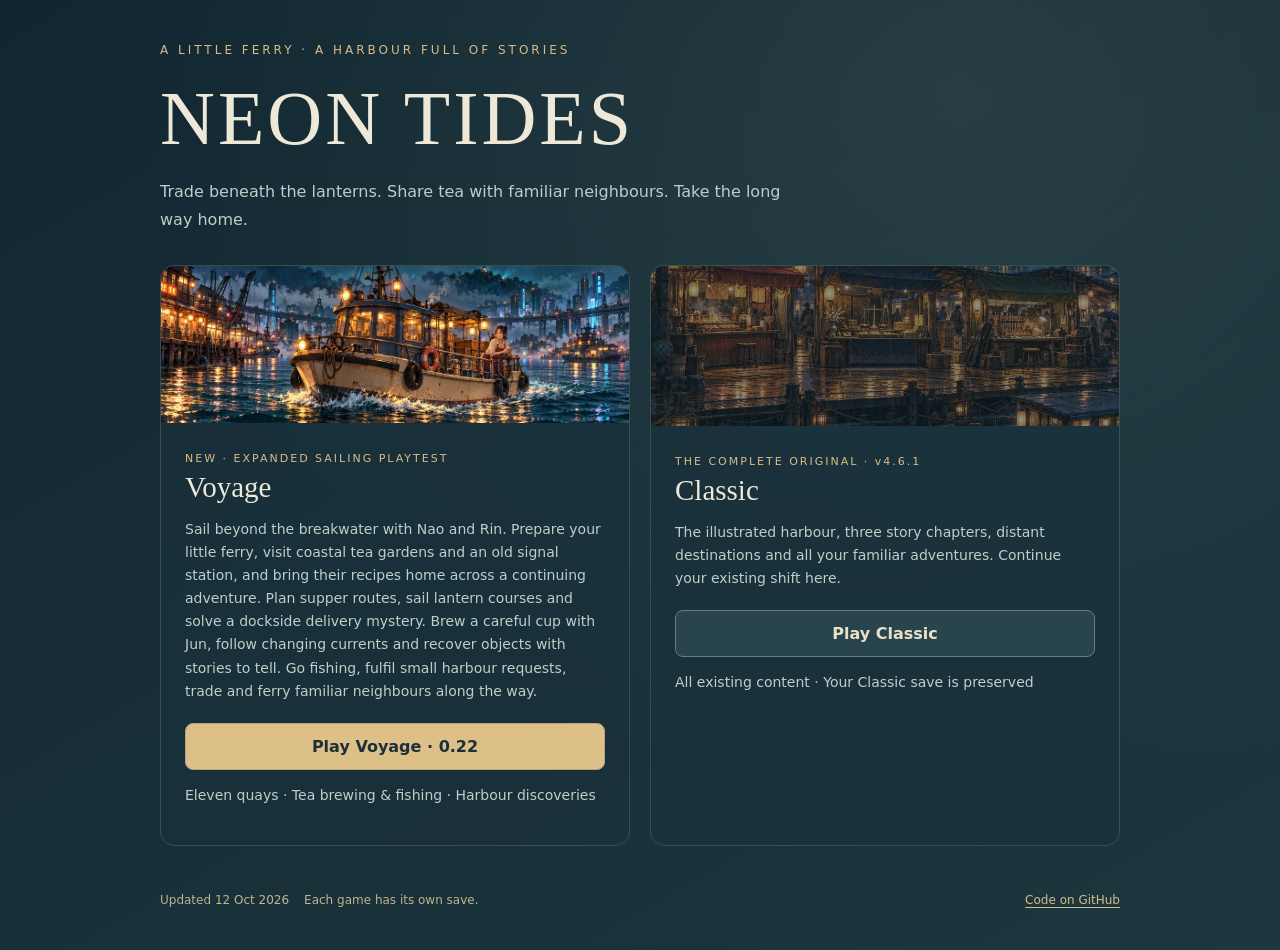
<file: index.html>
<!doctype html><html lang="en"><head><meta charset="utf-8"><meta name="viewport" content="width=device-width,initial-scale=1"><meta name="theme-color" content="#122b33"><title>Neon Tides · Choose your voyage</title><link rel="icon" href="assets/favicon.svg"><style>
*{box-sizing:border-box}body{margin:0;color:#ede8d8;background:#112731;font-family:system-ui,sans-serif;min-height:100svh;display:grid;place-items:center;padding:28px;background:radial-gradient(ellipse at 75% 10%,#39515277,transparent 60%),linear-gradient(150deg,#112631,#1d373e)}main{max-width:960px;width:100%}.eyebrow{letter-spacing:3px;color:#d6ba87;font-size:12px}h1{font:clamp(44px,7vw,76px) Georgia,serif;letter-spacing:3px;margin:15px 0}header>p{max-width:650px;line-height:1.7;color:#becdca}section{display:grid;grid-template-columns:1fr 1fr;gap:20px;margin:32px 0}.card{border:1px solid #7a877355;border-radius:15px;background:#19313bcc;overflow:hidden}.art{height:160px;background:linear-gradient(160deg,#1a434a,#122631);position:relative;overflow:hidden}.art.voyage-art{height:auto;aspect-ratio:128/43}.voyage-art img{display:block;width:100%;height:auto}.classic-art{background:linear-gradient(#162b3580,#162b3580),url('assets/scenes/lantern-market.webp') center/cover}.body{padding:24px}h2{font:29px Georgia,serif;margin:5px 0 12px}.tag{color:#d9bc86;font-size:11px;letter-spacing:2px}.card p{color:#c0ceca;line-height:1.65;font-size:14px}.play{display:block;padding:13px 18px;border:1px solid #b5a37f;border-radius:8px;background:#ddbf88;color:#1b3037;text-decoration:none;text-align:center;font-weight:650;min-height:46px;margin-top:20px}.classic .play{background:#28444c;color:#ebe0c7;border-color:#697e77}.play:hover{filter:brightness(1.1)}a:focus-visible{outline:3px solid #f4dab0;outline-offset:5px}.foot{font-size:12px;color:#afc0bb;line-height:1.7}footer{display:flex;flex-wrap:wrap;align-items:center;gap:15px;color:#c3b38e;font-size:12px}footer a{display:inline-flex;align-items:center;min-height:44px;margin-left:auto;color:#d6ba87;text-decoration:underline;text-underline-offset:3px;border-radius:4px}footer a:hover{color:#f4dab0}@media(max-width:650px){body{padding:22px 16px}section{grid-template-columns:1fr}.art{height:130px}h1{font-size:48px}.body{padding:20px}}
</style></head><body><main><header><p class="eyebrow">A LITTLE FERRY · A HARBOUR FULL OF STORIES</p><h1>NEON TIDES</h1><p>Trade beneath the lanterns. Share tea with familiar neighbours. Take the long way home.</p></header><section aria-label="Choose a game"><article class="card"><div class="art voyage-art" aria-hidden="true"><img src="assets/scenes/voyage-title-1024.webp" srcset="assets/scenes/voyage-title-1024.webp 1024w, assets/scenes/voyage-title.webp 2048w" sizes="(max-width:650px) calc(100vw - 34px), (max-width:1016px) calc((100vw - 78px)/2), 468px" width="2048" height="688" alt="" fetchpriority="high" decoding="async"></div><div class="body"><span class="tag">NEW · EXPANDED SAILING PLAYTEST</span><h2>Voyage</h2><p>Sail beyond the breakwater with Nao and Rin. Prepare your little ferry, visit coastal tea gardens and an old signal station, and bring their recipes home across a continuing adventure. Plan supper routes, sail lantern courses and solve a dockside delivery mystery. Brew a careful cup with Jun, follow changing currents and recover objects with stories to tell. Go fishing, fulfil small harbour requests, trade and ferry familiar neighbours along the way.</p><a class="play" href="voyage/index.html">Play Voyage · 0.22</a><p class="foot">Eleven quays · Tea brewing & fishing · Harbour discoveries</p></div></article><article class="card classic"><div class="art classic-art" aria-hidden="true"></div><div class="body"><span class="tag">THE COMPLETE ORIGINAL · v4.6.1</span><h2>Classic</h2><p>The illustrated harbour, three story chapters, distant destinations and all your familiar adventures. Continue your existing shift here.</p><a class="play" href="classic.html">Play Classic</a><p class="foot">All existing content · Your Classic save is preserved</p></div></article></section><footer><span>Updated 12 Oct 2026</span><span>Each game has its own save.</span><a href="https://github.com/jolokiaburger/jolokiaburger.github.io" target="_blank" rel="noopener noreferrer" aria-label="Code on GitHub (opens in a new tab)">Code on GitHub</a></footer></main></body></html>
</file>
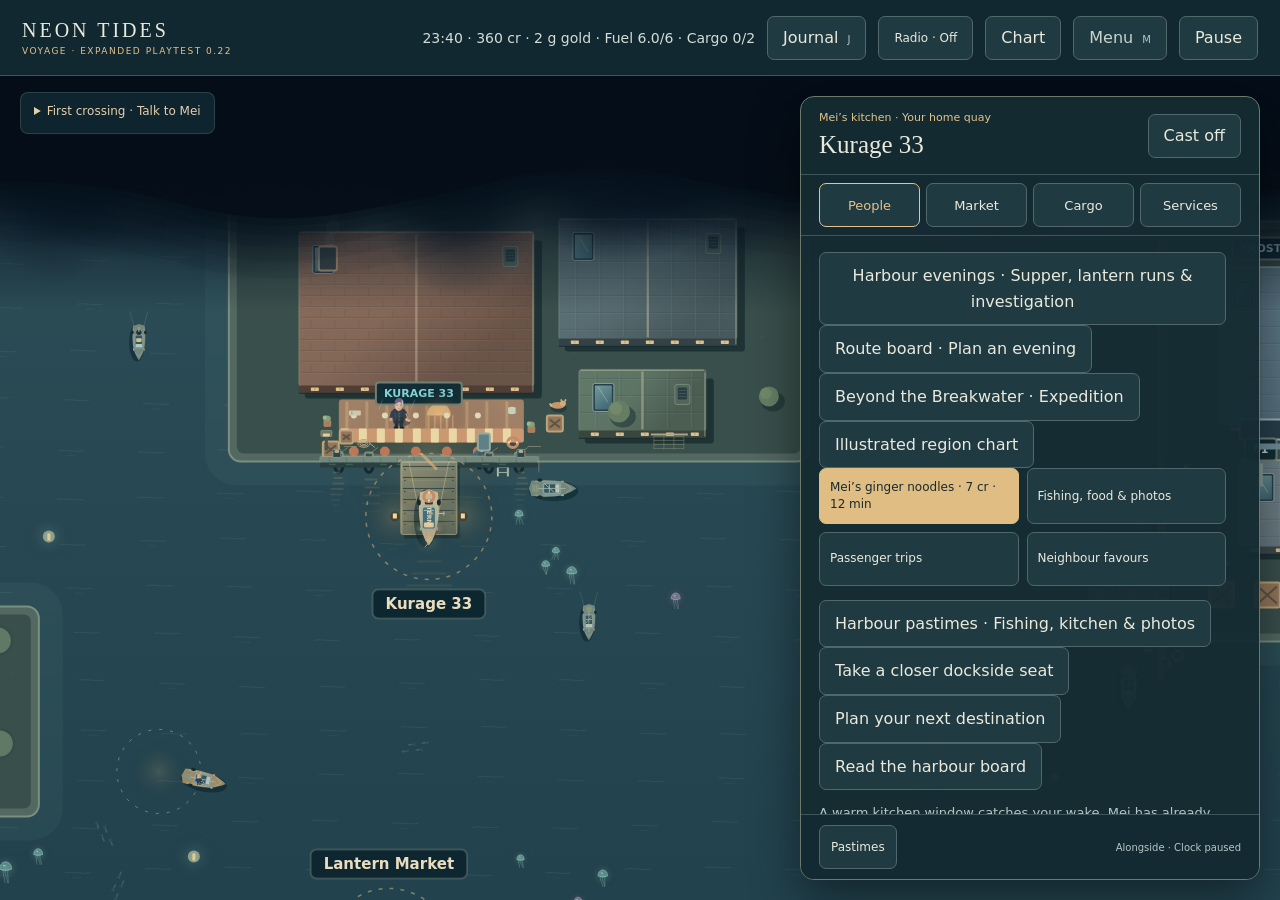
<file: voyage/index.html>
<!doctype html><html lang="en"><head><meta charset="utf-8"><meta name="viewport" content="width=device-width,initial-scale=1,viewport-fit=cover"><meta name="theme-color" content="#112b34"><title>Neon Tides · Voyage</title><link rel="icon" href="../assets/favicon.svg"><link rel="stylesheet" href="voyage.css?v=0.22"></head><body>
<header class="topbar"><a href="../index.html" class="brand">NEON TIDES <small>VOYAGE · EXPANDED PLAYTEST 0.22</small></a><div id="resources" aria-live="off"></div><button id="journal-button" type="button">Journal <kbd>J</kbd></button><button id="radio-button" type="button">Radio · Off</button><button id="chart-button" type="button">Chart</button><button id="tools-button" type="button">Menu <kbd>M</kbd></button><button id="pause-button" type="button">Pause <kbd>P</kbd></button></header>
<main><canvas id="sea" tabindex="0" role="img" aria-label="Top-down harbour. Steer with WASD or arrow keys. E docks near a quay. Use Set course for assisted sailing."></canvas>
<div id="sailing-top" class="sailing-top"><details class="objective-details"><summary id="objective-title">Current story</summary><p id="objective"></p></details><div class="courses" aria-label="Assisted sailing"><label for="course-select">Set course</label><select id="course-select"><option value="">Choose a quay…</option><option value="bar">Kurage 33</option><option value="landing">Landing 3</option><option value="market">Night Market</option><option value="metro">Metro Quay</option><option value="yard">Starling Yard</option><option value="pier">Frostline Pier 9</option><option value="canal">Kisaragi</option><option value="island">Hoshimi Island</option><option value="observatory">Tsukimi Observatory</option><option value="tea-island" disabled>Aonami Tea Island</option><option value="coast-station" disabled>Shiosai Coastal Station</option></select><button id="zoom-button" type="button" aria-pressed="false">View · Close</button></div><aside id="journey-strip" class="journey-strip" aria-label="Your sailing plan"></aside><aside id="dock-guide" class="dock-guide" aria-label="Docking practice" hidden></aside><button id="tide-button" type="button" class="tide-chip">Read the current</button><p id="route-status" aria-live="off"></p></div>
<div id="sailing-bottom" class="sailing-bottom"><p id="navigation-hint">WASD / arrows steer · Click water for assisted sailing · E to dock</p><div><button id="moment-button" hidden><img id="passenger-portrait" src="../assets/portraits/nao-manga.webp" alt="Nao aboard" hidden><span>Crossing moment</span></button><button id="recover-button" hidden>Recover nearby object</button><button id="helm-button" type="button" aria-pressed="false">Helm · Normal</button><button id="stop-button">Stop</button><button id="dock-button">Dock <kbd>E</kbd></button><button id="meeting-button" hidden>Meet on the water</button><button id="explore-button" hidden>Explore nearby</button><button id="photo-button" hidden>Frame a photo</button><button id="coast-fish-button" hidden>Coastal fishing</button><button id="find-button" hidden>Investigate lantern</button><button id="tow-button" hidden>Call harbour tug</button></div></div>
<div id="touch-pad" aria-label="Touch steering"><button data-steer="up" aria-label="Sail north">▲</button><button data-steer="left" aria-label="Sail west">◀</button><button data-steer="down" aria-label="Sail south">▼</button><button data-steer="right" aria-label="Sail east">▶</button></div>
<section id="port" class="port-panel" aria-labelledby="port-title" hidden><header><p id="port-subtitle"></p><h1 id="port-title"></h1><button id="depart-button">Cast off</button></header><nav aria-label="At this port"><button data-tab="people">People</button><button data-tab="market">Market</button><button data-tab="cargo">Cargo</button><button data-tab="services">Services</button></nav><aside id="arrival-card" class="arrival-card" aria-labelledby="arrival-title" hidden><p id="arrival-label"></p><strong id="arrival-title" role="status"></strong><p id="arrival-text"></p><footer><span id="arrival-countdown" aria-live="off"></span><button id="arrival-dismiss" type="button" aria-label="Dismiss arrival message">Dismiss</button></footer></aside><div id="port-content"></div><footer class="port-footer"><button id="port-back" type="button" hidden>Back to people</button><button id="port-pastimes" type="button">Pastimes</button><span>Alongside · Clock paused</span></footer></section>
</main><div id="toast" role="status"></div>
<dialog id="panel"><div id="panel-content"></div><footer class="panel-controls"><button id="panel-back" type="button" hidden>Back</button><button id="panel-close">Close</button></footer></dialog>
<script src="../trade.js"></script><script src="../market.js"></script><script src="world-map.js"></script><script src="regions.js?v=0.22"></script><script src="navigation.js?v=0.22"></script><script src="ports.js?v=0.22"></script><script src="model.js?v=0.22"></script><script src="leisure.js?v=0.22"></script><script src="neighbours.js?v=0.22"></script><script src="conversations.js?v=0.22"></script><script src="breakwater.js?v=0.22"></script><script src="fishing.js?v=0.22"></script><script src="tea-brewing.js?v=0.22"></script><script src="salvage-adventures.js?v=0.22"></script><script src="harbour-requests.js?v=0.22"></script><script src="tides.js?v=0.22"></script><script src="supper-routes.js?v=0.22"></script><script src="sailing-challenges.js?v=0.22"></script><script src="harbour-mystery.js?v=0.22"></script><script src="travel-plan.js?v=0.22"></script><script src="route-board.js?v=0.22"></script><script src="profile.js"></script><script src="leisure-profile.js?v=0.22"></script><script src="neighbours-profile.js?v=0.22"></script><script src="breakwater-profile.js?v=0.22"></script><script src="evenings-profile.js?v=0.22"></script><script src="fishing-profile.js?v=0.22"></script><script src="craft-profile.js?v=0.22"></script><script src="fishing-ui.js?v=0.22"></script><script src="leisure-ui.js?v=0.22"></script><script src="neighbours-ui.js?v=0.22"></script><script src="breakwater-ui.js?v=0.22"></script><script src="evenings-ui.js?v=0.22"></script><script src="route-board-ui.js?v=0.22"></script><script src="harbour-craft-ui.js?v=0.22"></script><script src="../halloween-radio.js"></script><script src="sound.js"></script><script src="camera.js"></script><script src="sea-boundary.js?v=0.22"></script><script src="harbour-art.js?v=0.22"></script><script src="coast-art.js?v=0.22"></script><script src="shoreline-art.js?v=0.22"></script><script src="halloween-theme.js?v=0.22"></script><script src="voyage.js?v=0.22"></script></body></html>
</file>
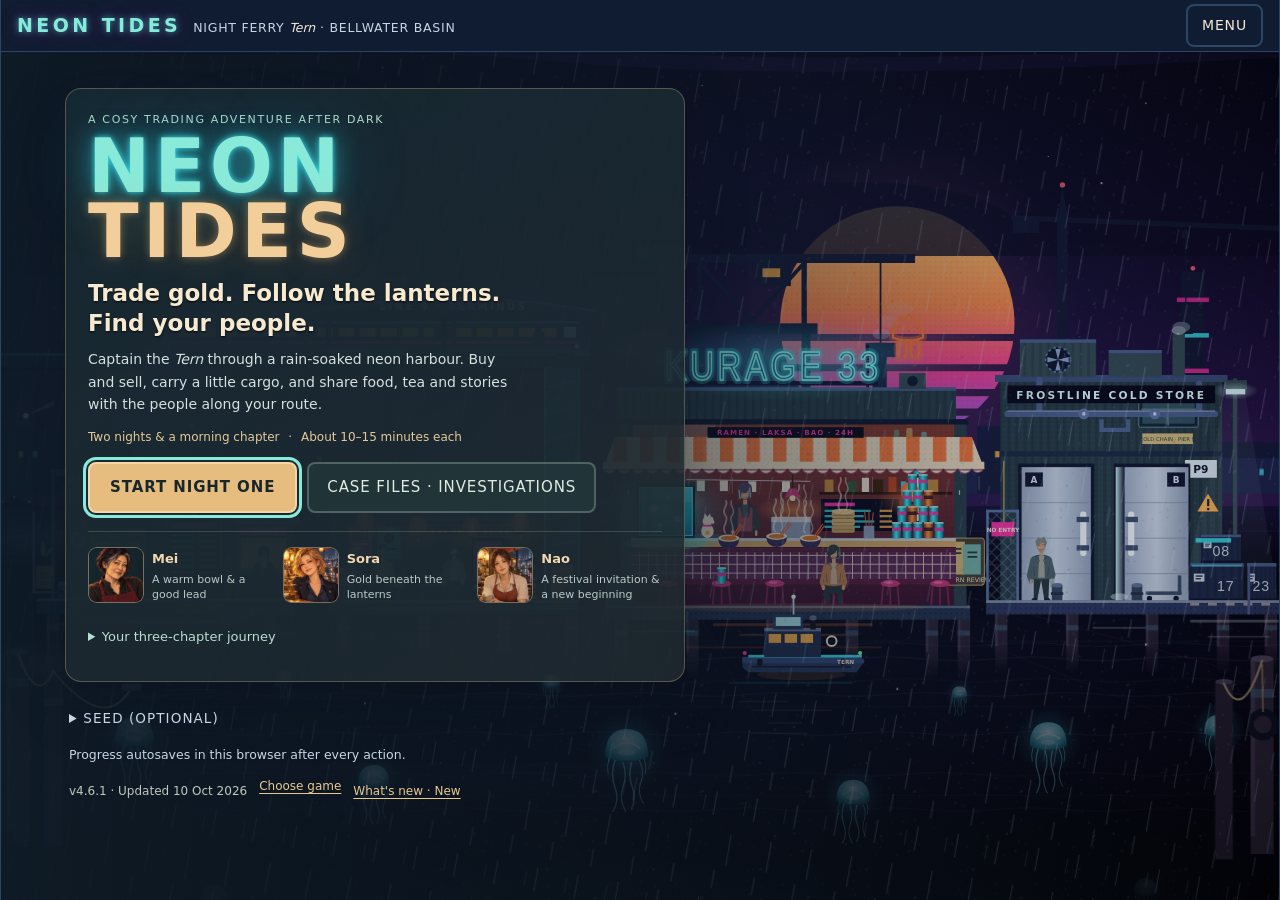
<file: classic.html>
<!DOCTYPE html>
<html lang="en">
<head>
<meta charset="utf-8">
<meta name="viewport" content="width=device-width, initial-scale=1, viewport-fit=cover">
<meta name="color-scheme" content="dark">
<meta name="theme-color" content="#07051a">
<meta name="description" content="Neon Tides — three chapters of gold trading, warm conversations and small adventures in a rain-soaked neon harbour. Carry your earnings and friendships through two nights and a morning shift.">
<title>Neon Tides Classic</title>
<link rel="icon" type="image/svg+xml" href="assets/favicon.svg">
<link rel="apple-touch-icon" href="assets/apple-touch-icon.png">
<link rel="stylesheet" href="styles.css">
</head>
<body data-mode="title">

<div id="app" class="app">

  <!-- ============================================================ -->
  <!-- TOP BAR: title, notebook and menu buttons                     -->
  <!-- ============================================================ -->
  <header class="topbar">
    <div class="brand">
      <a class="brand-neon" href="index.html" aria-label="Neon Tides · Return to game selection" title="Return to main menu">NEON TIDES</a>
      <span class="brand-sub">Night ferry <em>Tern</em> · Bellwater Basin</span>
    </div>
    <div class="topbar-actions">
      <button id="btn-notebook" class="btn btn-ghost" type="button" aria-controls="notebook" aria-expanded="false" title="Open the notebook (N)">
        Journal <span class="badge" id="notebook-count" aria-label="clues">0</span>
      </button>
      <button id="btn-menu" class="btn btn-ghost" type="button" aria-haspopup="dialog" title="Menu (M)">Menu</button>
    </div>
  </header>

  <!-- ============================================================ -->
  <!-- HARBOUR: the illustrated map. Destinations are clickable.     -->
  <!-- ============================================================ -->
  <section class="harbour-column" aria-label="Harbour">
    <div class="harbour-frame">

<svg id="harbour" class="harbour" viewBox="0 0 1440 800" preserveAspectRatio="xMidYMid meet" xmlns="http://www.w3.org/2000/svg" role="group" aria-labelledby="harbour-title harbour-desc">
<title id="harbour-title">Bellwater Basin at night</title>
<desc id="harbour-desc">A rain-soaked neon harbour seen from the water. Ferry Landing 3 on the left, the Line 9 metro terminus and its quay, Kurage 33 noodle bar in the middle, the Frostline cold-storage pier on the right. A banded moon hangs over the skyline and jellyfish glow beneath the black water.</desc>

<defs>
  <!-- Sky and water use user-space gradients so they can extend past the 1440x800 frame
       and fill any letterboxing around the picture without a visible seam. -->
  <linearGradient id="skyGrad" gradientUnits="userSpaceOnUse" x1="0" y1="-400" x2="0" y2="440">
    <stop offset="0" stop-color="#05030f"/>
    <stop offset="0.6" stop-color="#0f0a2a"/>
    <stop offset="0.86" stop-color="#231245"/>
    <stop offset="1" stop-color="#3a1a5c"/>
  </linearGradient>
  <linearGradient id="waterGrad" gradientUnits="userSpaceOnUse" x1="0" y1="420" x2="0" y2="1200">
    <stop offset="0" stop-color="#1a1240"/>
    <stop offset="0.09" stop-color="#070618"/>
    <stop offset="0.5" stop-color="#03020a"/>
    <stop offset="1" stop-color="#03020a"/>
  </linearGradient>
  <linearGradient id="surfaceTint" gradientUnits="userSpaceOnUse" x1="0" y1="560" x2="0" y2="800">
    <stop offset="0" stop-color="#0c0a26" stop-opacity="0.15"/>
    <stop offset="1" stop-color="#03020a" stop-opacity="0.75"/>
  </linearGradient>
  <linearGradient id="moonGrad" x1="0" y1="0" x2="0" y2="1">
    <stop offset="0" stop-color="#ffd27a"/>
    <stop offset="0.42" stop-color="#ff8a4c"/>
    <stop offset="0.7" stop-color="#ff3f9a"/>
    <stop offset="1" stop-color="#8a5cff"/>
  </linearGradient>
  <linearGradient id="pilingFade" x1="0" y1="0" x2="0" y2="1">
    <stop offset="0" stop-color="#2b2236"/>
    <stop offset="0.55" stop-color="#241c30"/>
    <stop offset="1" stop-color="#241c30" stop-opacity="0"/>
  </linearGradient>
  <linearGradient id="interiorGlow" x1="0" y1="0" x2="0" y2="1">
    <stop offset="0" stop-color="#8a3a2e"/>
    <stop offset="1" stop-color="#3a1030"/>
  </linearGradient>
  <linearGradient id="tankGrad" x1="0" y1="0" x2="0" y2="1">
    <stop offset="0" stop-color="#3df5ff" stop-opacity="0.8"/>
    <stop offset="0.55" stop-color="#12b7cf" stop-opacity="0.85"/>
    <stop offset="1" stop-color="#0f7fa8" stop-opacity="0.95"/>
  </linearGradient>
  <linearGradient id="canVolt" x1="0" y1="0" x2="1" y2="0">
    <stop offset="0" stop-color="#0b6f8a"/>
    <stop offset="0.45" stop-color="#3df5ff"/>
    <stop offset="1" stop-color="#0b6f8a"/>
  </linearGradient>
  <linearGradient id="canOx" x1="0" y1="0" x2="1" y2="0">
    <stop offset="0" stop-color="#8a3a12"/>
    <stop offset="0.45" stop-color="#ff9a4c"/>
    <stop offset="1" stop-color="#8a3a12"/>
  </linearGradient>
  <linearGradient id="doorGrad" x1="0" y1="0" x2="1" y2="0">
    <stop offset="0" stop-color="#9aa8c4"/>
    <stop offset="0.5" stop-color="#c8d3e6"/>
    <stop offset="1" stop-color="#8f9db8"/>
  </linearGradient>
  <linearGradient id="coldSpill" x1="0" y1="0" x2="1" y2="0">
    <stop offset="0" stop-color="#d6fbff" stop-opacity="0.9"/>
    <stop offset="1" stop-color="#d6fbff" stop-opacity="0"/>
  </linearGradient>
  <linearGradient id="stairLight" x1="0" y1="0" x2="0" y2="1">
    <stop offset="0" stop-color="#3df5ff" stop-opacity="0.35"/>
    <stop offset="1" stop-color="#3df5ff" stop-opacity="0.05"/>
  </linearGradient>
  <radialGradient id="cityGlow" cx="0.5" cy="1" r="0.55">
    <stop offset="0" stop-color="#ff3f9a" stop-opacity="0.42"/>
    <stop offset="0.45" stop-color="#8a5cff" stop-opacity="0.22"/>
    <stop offset="1" stop-color="#000000" stop-opacity="0"/>
  </radialGradient>
  <radialGradient id="moonGlow">
    <stop offset="0" stop-color="#ff6aa8" stop-opacity="0.35"/>
    <stop offset="0.6" stop-color="#ff6aa8" stop-opacity="0.08"/>
    <stop offset="1" stop-color="#ff6aa8" stop-opacity="0"/>
  </radialGradient>
  <radialGradient id="jellyGlow">
    <stop offset="0" stop-color="#8ff7ff" stop-opacity="0.55"/>
    <stop offset="0.5" stop-color="#3df5ff" stop-opacity="0.18"/>
    <stop offset="1" stop-color="#3df5ff" stop-opacity="0"/>
  </radialGradient>
  <radialGradient id="jellyBell" cx="0.5" cy="0.35" r="0.7">
    <stop offset="0" stop-color="#e2feff" stop-opacity="0.95"/>
    <stop offset="0.55" stop-color="#7ff2ff" stop-opacity="0.75"/>
    <stop offset="1" stop-color="#12b7cf" stop-opacity="0.5"/>
  </radialGradient>
  <!-- wild Bell Reef stock glows greener than the farmed cyan (Captain Lam's rule) -->
  <radialGradient id="jellyGlowWild">
    <stop offset="0" stop-color="#b6ffd6" stop-opacity="0.6"/>
    <stop offset="0.5" stop-color="#5dffa8" stop-opacity="0.2"/>
    <stop offset="1" stop-color="#5dffa8" stop-opacity="0"/>
  </radialGradient>
  <radialGradient id="jellyBellWild" cx="0.5" cy="0.35" r="0.7">
    <stop offset="0" stop-color="#eafff2" stop-opacity="0.95"/>
    <stop offset="0.55" stop-color="#8dffc4" stop-opacity="0.75"/>
    <stop offset="1" stop-color="#1fbf7a" stop-opacity="0.5"/>
  </radialGradient>
  <radialGradient id="lampGlow">
    <stop offset="0" stop-color="#ff9a4c" stop-opacity="0.55"/>
    <stop offset="1" stop-color="#ff9a4c" stop-opacity="0"/>
  </radialGradient>
  <radialGradient id="lanternGlow">
    <stop offset="0" stop-color="#ff7a3d" stop-opacity="0.6"/>
    <stop offset="1" stop-color="#ff7a3d" stop-opacity="0"/>
  </radialGradient>
  <radialGradient id="magentaGlow">
    <stop offset="0" stop-color="#ff2fa8" stop-opacity="0.45"/>
    <stop offset="1" stop-color="#ff2fa8" stop-opacity="0"/>
  </radialGradient>
  <radialGradient id="cyanGlow">
    <stop offset="0" stop-color="#3df5ff" stop-opacity="0.45"/>
    <stop offset="1" stop-color="#3df5ff" stop-opacity="0"/>
  </radialGradient>
  <radialGradient id="purpleGlow">
    <stop offset="0" stop-color="#8a5cff" stop-opacity="0.5"/>
    <stop offset="1" stop-color="#8a5cff" stop-opacity="0"/>
  </radialGradient>
  <radialGradient id="coldGlow">
    <stop offset="0" stop-color="#dffbff" stop-opacity="0.5"/>
    <stop offset="1" stop-color="#dffbff" stop-opacity="0"/>
  </radialGradient>

  <!-- Patterns: cheap screen-print texture -->
  <pattern id="halftone" width="6" height="6" patternUnits="userSpaceOnUse">
    <circle cx="3" cy="3" r="1.1" fill="#000" opacity="0.32"/>
  </pattern>
  <pattern id="corrugated" width="9" height="9" patternUnits="userSpaceOnUse">
    <rect width="3" height="9" fill="#000" opacity="0.14"/>
  </pattern>
  <pattern id="awningStripes" width="30" height="60" patternUnits="userSpaceOnUse">
    <rect width="30" height="60" fill="#f6e3c8"/>
    <rect width="15" height="60" fill="#ff7a3d"/>
  </pattern>
  <pattern id="chainlink" width="12" height="12" patternUnits="userSpaceOnUse">
    <path d="M0 6 L6 0 L12 6 L6 12 Z" fill="none" stroke="#8fa0c8" stroke-width="0.9" opacity="0.7"/>
  </pattern>
  <pattern id="tiles" width="10" height="10" patternUnits="userSpaceOnUse">
    <rect width="10" height="10" fill="#f6e3c8"/>
    <rect x="0" y="0" width="9" height="9" fill="#5a2a5a"/>
  </pattern>
  <!-- Weather helpers: fog banks, the beacon beam, heavier gust rain -->
  <radialGradient id="fogGrad">
    <stop offset="0" stop-color="#cbbdff" stop-opacity="0.24"/>
    <stop offset="0.6" stop-color="#cbbdff" stop-opacity="0.09"/>
    <stop offset="1" stop-color="#cbbdff" stop-opacity="0"/>
  </radialGradient>
  <linearGradient id="beamGrad" x1="0" y1="0" x2="1" y2="0">
    <stop offset="0" stop-color="#fff6d6" stop-opacity="0.32"/>
    <stop offset="1" stop-color="#fff6d6" stop-opacity="0"/>
  </linearGradient>
  <pattern id="rainHeavy" width="38" height="140" patternUnits="userSpaceOnUse" patternTransform="rotate(16)">
    <g stroke="#e6f0ff" stroke-width="1.3" stroke-linecap="round" opacity="0.6">
      <line x1="8" y1="0" x2="8" y2="46"/>
      <line x1="26" y1="60" x2="26" y2="118"/>
      <line x1="16" y1="100" x2="16" y2="136"/>
    </g>
  </pattern>
  <!-- Rain: short streaks, tiled and rotated; the rect using it is animated in CSS -->
  <pattern id="rainPattern" width="46" height="120" patternUnits="userSpaceOnUse" patternTransform="rotate(10)">
    <g stroke="#d6e6ff" stroke-width="1" stroke-linecap="round" opacity="0.55">
      <line x1="6" y1="4" x2="6" y2="30"/>
      <line x1="30" y1="50" x2="30" y2="84"/>
      <line x1="18" y1="92" x2="18" y2="112"/>
      <line x1="40" y1="10" x2="40" y2="26" opacity="0.6"/>
    </g>
  </pattern>

  <!-- Film grain as a repeating tile of faint dots. A filter such as feTurbulence would look
       similar, but some browsers (Firefox) re-render SVG filters on every frame, which freezes
       every animation in the picture. Patterns are rasterised once and are cheap everywhere. -->
  <pattern id="grainPattern" width="120" height="120" patternUnits="userSpaceOnUse">
    <circle cx="53.7" cy="83.0" r="1.11" fill="#ffffff" opacity="0.108"/><circle cx="64.3" cy="46.4" r="0.66" fill="#ffffff" opacity="0.093"/><circle cx="90.4" cy="51.7" r="0.98" fill="#000000" opacity="0.077"/><circle cx="72.4" cy="107.0" r="0.58" fill="#ffffff" opacity="0.063"/><circle cx="15.2" cy="3.3" r="1.16" fill="#ffffff" opacity="0.108"/>
    <circle cx="60.3" cy="69.4" r="0.62" fill="#000000" opacity="0.119"/><circle cx="29.9" cy="32.4" r="1.17" fill="#000000" opacity="0.104"/><circle cx="116.7" cy="32.5" r="0.60" fill="#ffffff" opacity="0.066"/><circle cx="98.1" cy="10.8" r="0.90" fill="#000000" opacity="0.070"/><circle cx="113.2" cy="76.3" r="0.79" fill="#000000" opacity="0.061"/>
    <circle cx="63.1" cy="102.5" r="1.18" fill="#ffffff" opacity="0.080"/><circle cx="4.3" cy="25.1" r="0.93" fill="#000000" opacity="0.112"/><circle cx="8.0" cy="3.9" r="0.81" fill="#ffffff" opacity="0.071"/><circle cx="72.2" cy="0.3" r="1.11" fill="#000000" opacity="0.093"/><circle cx="68.3" cy="113.5" r="0.57" fill="#000000" opacity="0.082"/>
    <circle cx="120.0" cy="45.3" r="0.77" fill="#000000" opacity="0.084"/><circle cx="70.2" cy="75.6" r="0.88" fill="#000000" opacity="0.054"/><circle cx="77.4" cy="12.0" r="0.62" fill="#ffffff" opacity="0.051"/><circle cx="31.2" cy="86.8" r="0.73" fill="#ffffff" opacity="0.113"/><circle cx="119.0" cy="74.8" r="0.75" fill="#000000" opacity="0.067"/>
    <circle cx="26.3" cy="105.8" r="0.69" fill="#ffffff" opacity="0.105"/><circle cx="70.5" cy="34.8" r="1.04" fill="#ffffff" opacity="0.101"/><circle cx="99.9" cy="88.7" r="0.78" fill="#ffffff" opacity="0.081"/><circle cx="71.9" cy="83.7" r="0.50" fill="#ffffff" opacity="0.070"/><circle cx="69.3" cy="14.8" r="1.18" fill="#000000" opacity="0.098"/>
    <circle cx="85.7" cy="20.3" r="0.92" fill="#ffffff" opacity="0.069"/><circle cx="0.1" cy="59.2" r="0.59" fill="#ffffff" opacity="0.075"/><circle cx="99.6" cy="112.2" r="0.77" fill="#000000" opacity="0.062"/><circle cx="44.1" cy="82.5" r="1.15" fill="#000000" opacity="0.117"/><circle cx="68.9" cy="35.9" r="0.99" fill="#ffffff" opacity="0.118"/>
    <circle cx="2.3" cy="25.5" r="1.03" fill="#000000" opacity="0.113"/><circle cx="7.2" cy="88.0" r="0.83" fill="#000000" opacity="0.060"/><circle cx="68.7" cy="22.0" r="1.05" fill="#000000" opacity="0.080"/><circle cx="111.7" cy="94.5" r="1.10" fill="#ffffff" opacity="0.085"/><circle cx="57.2" cy="30.9" r="0.73" fill="#ffffff" opacity="0.068"/>
    <circle cx="32.1" cy="85.3" r="1.15" fill="#ffffff" opacity="0.103"/><circle cx="47.8" cy="91.2" r="0.80" fill="#000000" opacity="0.101"/><circle cx="1.1" cy="51.1" r="1.14" fill="#000000" opacity="0.114"/><circle cx="16.9" cy="22.3" r="0.92" fill="#ffffff" opacity="0.092"/><circle cx="69.7" cy="67.7" r="0.88" fill="#ffffff" opacity="0.080"/>
    <circle cx="80.3" cy="74.2" r="0.56" fill="#000000" opacity="0.050"/><circle cx="49.0" cy="62.2" r="1.11" fill="#000000" opacity="0.083"/><circle cx="62.5" cy="98.0" r="1.08" fill="#000000" opacity="0.102"/><circle cx="74.8" cy="0.4" r="0.70" fill="#ffffff" opacity="0.059"/><circle cx="18.6" cy="89.6" r="1.14" fill="#000000" opacity="0.116"/>
    <circle cx="87.0" cy="90.3" r="1.10" fill="#000000" opacity="0.079"/><circle cx="49.9" cy="107.3" r="0.76" fill="#ffffff" opacity="0.113"/><circle cx="51.0" cy="63.0" r="0.67" fill="#000000" opacity="0.053"/><circle cx="74.4" cy="41.3" r="0.80" fill="#ffffff" opacity="0.070"/><circle cx="107.8" cy="14.3" r="0.69" fill="#ffffff" opacity="0.102"/>
    <circle cx="105.7" cy="81.5" r="0.65" fill="#000000" opacity="0.095"/><circle cx="32.7" cy="90.1" r="1.05" fill="#ffffff" opacity="0.057"/><circle cx="97.8" cy="89.1" r="0.90" fill="#000000" opacity="0.101"/><circle cx="40.8" cy="20.3" r="1.11" fill="#ffffff" opacity="0.075"/><circle cx="78.0" cy="16.1" r="0.69" fill="#000000" opacity="0.106"/>
    <circle cx="115.5" cy="48.8" r="1.17" fill="#ffffff" opacity="0.083"/><circle cx="47.8" cy="15.7" r="0.94" fill="#000000" opacity="0.102"/><circle cx="119.9" cy="25.8" r="0.94" fill="#ffffff" opacity="0.107"/><circle cx="16.3" cy="69.2" r="0.59" fill="#000000" opacity="0.064"/><circle cx="82.1" cy="36.6" r="0.59" fill="#000000" opacity="0.090"/>
    <circle cx="0.6" cy="16.1" r="1.02" fill="#ffffff" opacity="0.060"/><circle cx="18.6" cy="58.9" r="0.74" fill="#ffffff" opacity="0.082"/><circle cx="36.5" cy="84.2" r="0.54" fill="#ffffff" opacity="0.094"/><circle cx="116.6" cy="84.0" r="0.54" fill="#000000" opacity="0.092"/><circle cx="54.7" cy="25.9" r="1.18" fill="#000000" opacity="0.055"/>
    <circle cx="30.9" cy="31.8" r="0.53" fill="#000000" opacity="0.105"/><circle cx="118.8" cy="37.6" r="0.51" fill="#000000" opacity="0.092"/><circle cx="31.8" cy="56.1" r="0.51" fill="#000000" opacity="0.098"/><circle cx="30.5" cy="86.6" r="0.56" fill="#ffffff" opacity="0.061"/><circle cx="4.3" cy="51.6" r="1.01" fill="#ffffff" opacity="0.061"/>
    <circle cx="25.7" cy="70.4" r="1.07" fill="#ffffff" opacity="0.085"/><circle cx="57.2" cy="69.2" r="1.00" fill="#ffffff" opacity="0.074"/><circle cx="97.2" cy="101.8" r="0.85" fill="#000000" opacity="0.081"/><circle cx="8.5" cy="97.7" r="1.13" fill="#ffffff" opacity="0.064"/><circle cx="64.8" cy="43.6" r="0.62" fill="#000000" opacity="0.098"/>
    <circle cx="67.1" cy="54.0" r="0.65" fill="#000000" opacity="0.104"/><circle cx="2.0" cy="0.9" r="1.04" fill="#000000" opacity="0.116"/><circle cx="17.5" cy="95.6" r="0.75" fill="#000000" opacity="0.096"/><circle cx="65.6" cy="101.0" r="0.90" fill="#000000" opacity="0.062"/><circle cx="7.3" cy="36.2" r="0.68" fill="#000000" opacity="0.091"/>
    <circle cx="62.6" cy="116.7" r="1.06" fill="#000000" opacity="0.090"/><circle cx="55.2" cy="22.6" r="0.83" fill="#000000" opacity="0.100"/><circle cx="35.2" cy="119.1" r="1.18" fill="#000000" opacity="0.068"/><circle cx="72.4" cy="113.5" r="1.18" fill="#000000" opacity="0.082"/><circle cx="67.3" cy="93.2" r="0.72" fill="#ffffff" opacity="0.097"/>
    <circle cx="2.3" cy="31.6" r="1.00" fill="#ffffff" opacity="0.064"/><circle cx="8.2" cy="102.2" r="1.02" fill="#000000" opacity="0.106"/><circle cx="118.3" cy="28.0" r="0.62" fill="#000000" opacity="0.091"/><circle cx="27.0" cy="109.2" r="0.76" fill="#000000" opacity="0.053"/><circle cx="31.0" cy="98.5" r="1.05" fill="#ffffff" opacity="0.076"/>
    <circle cx="1.9" cy="5.7" r="1.02" fill="#ffffff" opacity="0.053"/><circle cx="40.2" cy="30.8" r="0.75" fill="#ffffff" opacity="0.071"/><circle cx="66.3" cy="91.4" r="0.98" fill="#ffffff" opacity="0.064"/><circle cx="74.4" cy="94.8" r="0.85" fill="#ffffff" opacity="0.064"/><circle cx="1.8" cy="2.5" r="0.99" fill="#000000" opacity="0.104"/>
    <circle cx="90.6" cy="77.0" r="0.80" fill="#ffffff" opacity="0.076"/><circle cx="67.4" cy="96.7" r="0.59" fill="#000000" opacity="0.081"/><circle cx="15.0" cy="3.9" r="0.69" fill="#000000" opacity="0.077"/><circle cx="114.7" cy="82.4" r="0.64" fill="#000000" opacity="0.053"/><circle cx="17.1" cy="37.5" r="1.16" fill="#ffffff" opacity="0.069"/>
    <circle cx="44.6" cy="70.9" r="0.56" fill="#ffffff" opacity="0.094"/><circle cx="114.8" cy="78.5" r="1.08" fill="#000000" opacity="0.099"/><circle cx="78.1" cy="33.1" r="0.89" fill="#000000" opacity="0.064"/><circle cx="66.6" cy="80.4" r="0.56" fill="#ffffff" opacity="0.067"/><circle cx="70.8" cy="16.6" r="1.17" fill="#000000" opacity="0.083"/>
    <circle cx="78.1" cy="33.7" r="0.78" fill="#ffffff" opacity="0.069"/><circle cx="114.4" cy="86.9" r="1.05" fill="#000000" opacity="0.102"/><circle cx="25.1" cy="63.7" r="0.58" fill="#000000" opacity="0.093"/><circle cx="33.6" cy="115.8" r="0.58" fill="#ffffff" opacity="0.050"/><circle cx="18.6" cy="89.3" r="0.67" fill="#ffffff" opacity="0.080"/>
  </pattern>

  <!-- The banded retro moon is a circle seen through horizontal slots -->
  <clipPath id="moonBands">
    <rect x="860" y="90" width="300" height="150"/>
    <rect x="860" y="248" width="300" height="26"/>
    <rect x="860" y="282" width="300" height="20"/>
    <rect x="860" y="310" width="300" height="14"/>
    <rect x="860" y="332" width="300" height="9"/>
    <rect x="860" y="349" width="300" height="5"/>
  </clipPath>

  <!-- Reusable pieces -->
  <g id="sym-piling">
    <rect x="0" y="0" width="14" height="72" fill="url(#pilingFade)"/>
    <rect x="0" y="0" width="3" height="40" fill="#4a3f5a" opacity="0.6"/>
    <rect x="0" y="16" width="14" height="6" fill="#3b4f6a" opacity="0.7"/>
    <ellipse cx="7" cy="0" rx="7" ry="2.5" fill="#4a3f5a"/>
  </g>
  <g id="sym-bollard">
    <rect x="-6" y="-17" width="12" height="17" fill="#33405e"/>
    <ellipse cx="0" cy="-17" rx="6" ry="2.5" fill="#5d6f95"/>
    <rect x="-7" y="-9" width="14" height="3" fill="#222a45"/>
  </g>
  <g id="sym-stool">
    <line x1="-8" y1="-24" x2="-10" y2="0" stroke="#7a2456" stroke-width="2"/>
    <line x1="8" y1="-24" x2="10" y2="0" stroke="#7a2456" stroke-width="2"/>
    <line x1="0" y1="-24" x2="0" y2="0" stroke="#7a2456" stroke-width="2"/>
    <ellipse cx="0" cy="-25" rx="11" ry="4" fill="#c8347a"/>
    <ellipse cx="-2" cy="-26" rx="5" ry="1.5" fill="#ff7ab8" opacity="0.7"/>
  </g>
  <g id="sym-can">
    <rect x="0" y="0" width="10" height="18" rx="1.5" fill="url(#canVolt)"/>
    <rect x="0" y="6" width="10" height="4" fill="#ff2fa8" opacity="0.9"/>
    <rect x="0" y="0" width="10" height="1.6" fill="#c6f4ff"/>
  </g>
  <g id="sym-can-ox">
    <rect x="0" y="0" width="10" height="18" rx="1.5" fill="url(#canOx)"/>
    <rect x="0" y="6" width="10" height="4" fill="#2a1020" opacity="0.85"/>
    <rect x="0" y="0" width="10" height="1.6" fill="#ffe0b0"/>
  </g>
  <g id="sym-bowl">
    <path d="M-12 0 Q -11 12 0 12 Q 11 12 12 0 Z" fill="#3a2a5a"/>
    <path d="M-12 0 Q -11 12 0 12 Q 11 12 12 0 Z" fill="url(#halftone)"/>
    <ellipse cx="0" cy="0" rx="12" ry="4" fill="#f6e3c8"/>
    <ellipse cx="0" cy="0" rx="9" ry="2.6" fill="#d9782b"/>
    <line x1="4" y1="-2" x2="14" y2="-16" stroke="#e05a3a" stroke-width="1.4"/>
    <line x1="6" y1="-1" x2="16" y2="-14" stroke="#e05a3a" stroke-width="1.4"/>
  </g>
  <g id="sym-steam" class="steam-group">
    <path class="steam" d="M-4 0 c -6 -8 6 -12 0 -20 c -5 -7 4 -10 1 -16" fill="none" stroke="#ffffff" stroke-width="2" stroke-linecap="round" opacity="0.5"/>
    <path class="steam" style="--d:-1.3s" d="M3 0 c 6 -9 -5 -12 1 -20 c 5 -7 -4 -9 -1 -16" fill="none" stroke="#ffffff" stroke-width="1.6" stroke-linecap="round" opacity="0.45"/>
  </g>
  <g id="sym-jelly">
    <circle class="glow" cx="0" cy="-6" r="40" fill="url(#jellyGlow)"/>
    <g class="tentacles" fill="none" stroke="#8cf5ff" stroke-linecap="round" opacity="0.75">
      <path stroke-width="1.6" d="M-12 4 q -5 14 0 28 q 5 12 -2 24"/>
      <path stroke-width="1.4" d="M-4 6 q 5 12 0 26 q -4 12 3 24"/>
      <path stroke-width="1.6" d="M5 6 q -4 14 1 26 q 4 10 -1 22"/>
      <path stroke-width="1.2" d="M13 4 q 6 12 1 24 q -3 10 3 20"/>
      <path stroke-width="1" d="M-18 2 q -3 8 -1 16"/>
      <path stroke-width="1" d="M18 2 q 3 8 1 16"/>
    </g>
    <path class="bell" d="M-22 0 Q -22 -28 0 -28 Q 22 -28 22 0 Q 12 6 0 4 Q -12 6 -22 0 Z" fill="url(#jellyBell)"/>
    <path d="M-14 -8 Q 0 -20 14 -8" fill="none" stroke="#ffffff" stroke-width="1.5" opacity="0.6"/>
    <ellipse cx="0" cy="-4" rx="9" ry="3" fill="#ffffff" opacity="0.35"/>
  </g>
  <g id="sym-jelly-wild">
    <circle class="glow" cx="0" cy="-6" r="44" fill="url(#jellyGlowWild)"/>
    <g class="tentacles" fill="none" stroke="#a6ffcf" stroke-linecap="round" opacity="0.8">
      <path stroke-width="1.6" d="M-12 4 q -6 16 0 30 q 6 12 -2 26"/>
      <path stroke-width="1.4" d="M-4 6 q 5 14 0 28 q -4 12 3 26"/>
      <path stroke-width="1.6" d="M5 6 q -4 16 1 28 q 4 10 -1 24"/>
      <path stroke-width="1.2" d="M13 4 q 6 14 1 26 q -3 10 3 22"/>
    </g>
    <path class="bell" d="M-22 0 Q -22 -28 0 -28 Q 22 -28 22 0 Q 12 6 0 4 Q -12 6 -22 0 Z" fill="url(#jellyBellWild)"/>
    <path d="M-14 -8 Q 0 -20 14 -8" fill="none" stroke="#ffffff" stroke-width="1.5" opacity="0.6"/>
  </g>
  <g id="sym-lantern">
    <line x1="0" y1="0" x2="0" y2="8" stroke="#3a1a1a" stroke-width="1.5"/>
    <ellipse cx="0" cy="30" rx="36" ry="18" fill="url(#lanternGlow)"/>
    <ellipse cx="0" cy="20" rx="10" ry="12" fill="#ff7a3d"/>
    <ellipse cx="0" cy="20" rx="10" ry="12" fill="url(#halftone)" opacity="0.3"/>
    <rect x="-4" y="7" width="8" height="2.5" fill="#3a1a1a"/>
    <rect x="-4" y="31" width="8" height="2.5" fill="#3a1a1a"/>
    <line x1="0" y1="33" x2="0" y2="40" stroke="#ffb04a" stroke-width="1.2"/>
    <ellipse cx="0" cy="20" rx="4" ry="9" fill="#ffd27a" opacity="0.55"/>
  </g>
  <g id="sym-lamp">
    <line x1="0" y1="0" x2="0" y2="16" stroke="#3a1a1a" stroke-width="1.5"/>
    <path d="M-9 26 L -4 16 L 4 16 L 9 26 Z" fill="#c8347a"/>
    <circle cx="0" cy="27" r="3.2" fill="#fff0c8"/>
    <ellipse cx="0" cy="40" rx="42" ry="16" fill="url(#lampGlow)"/>
  </g>
  <g id="sym-window">
    <rect width="5" height="7" fill="#ffb04a"/>
  </g>
  <g id="sym-window-cyan">
    <rect width="5" height="7" fill="#3df5ff" opacity="0.8"/>
  </g>
  <g id="sym-window-pink">
    <rect width="5" height="7" fill="#ff2fa8" opacity="0.8"/>
  </g>
  <g id="sym-crate">
    <rect x="0" y="0" width="60" height="44" fill="#1f2a4d"/>
    <rect x="0" y="0" width="60" height="44" fill="url(#corrugated)"/>
    <rect x="0" y="0" width="60" height="4" fill="#4a5f8f"/>
    <rect x="0" y="40" width="60" height="4" fill="#0f1530"/>
    <rect x="4" y="12" width="12" height="9" fill="#dfe8f6" opacity="0.9"/>
    <rect x="6" y="14" width="8" height="1.5" fill="#1f2a4d"/>
    <rect x="6" y="17" width="6" height="1.5" fill="#1f2a4d"/>
  </g>
  <g id="sym-bench">
    <rect x="0" y="0" width="44" height="5" fill="#3a4d7a"/>
    <rect x="3" y="5" width="4" height="15" fill="#2a3560"/>
    <rect x="37" y="5" width="4" height="15" fill="#2a3560"/>
    <rect x="0" y="-9" width="44" height="3" fill="#3a4d7a"/>
    <rect x="2" y="-6" width="3" height="6" fill="#3a4d7a"/><rect x="39" y="-6" width="3" height="6" fill="#3a4d7a"/>
  </g>
  <!-- a 1760-unit wave line with an 80-unit period, used for the drifting water ripples -->
  <g id="sym-wave">
    <path d="M0 0 q 40 -4 80 0 t 80 0 t 80 0 t 80 0 t 80 0 t 80 0 t 80 0 t 80 0 t 80 0 t 80 0 t 80 0 t 80 0 t 80 0 t 80 0 t 80 0 t 80 0 t 80 0 t 80 0 t 80 0 t 80 0 t 80 0 t 80 0"/>
  </g>
</defs>

<!-- ------------------------------------------------------------ -->
<!-- LAYER 1 · SKY, the banded moon, clouds                          -->
<!-- ------------------------------------------------------------ -->
<g id="layer-sky">
  <rect x="-400" y="-400" width="2240" height="840" fill="url(#skyGrad)"/>
  <g fill="#ffffff" opacity="0.7">
    <circle cx="120" cy="80" r="1.2"/><circle cx="310" cy="140" r="0.9"/><circle cx="520" cy="60" r="1.1"/><circle cx="700" cy="120" r="0.8"/>
    <circle cx="1240" cy="70" r="1.2"/><circle cx="1380" cy="150" r="0.9"/><circle cx="60" cy="210" r="0.8"/><circle cx="1180" cy="40" r="0.7"/>
  </g>
  <!-- High sky above the frame: only seen when a tall window letterboxes the picture (desktop). -->
  <g id="high-sky" class="letterbox-only">
    <g fill="#ffffff" opacity="0.55">
      <circle cx="80" cy="-30" r="0.9"/><circle cx="260" cy="-120" r="1.1"/><circle cx="430" cy="-60" r="0.8"/><circle cx="610" cy="-170" r="1"/>
      <circle cx="790" cy="-40" r="0.9"/><circle cx="960" cy="-140" r="1.2"/><circle cx="1110" cy="-80" r="0.8"/><circle cx="1290" cy="-20" r="1"/>
      <circle cx="1400" cy="-150" r="0.9"/><circle cx="350" cy="-200" r="0.7"/><circle cx="1050" cy="-210" r="0.8"/><circle cx="-120" cy="-90" r="1"/>
      <circle cx="1560" cy="-60" r="0.9"/><circle cx="1620" cy="40" r="0.8"/><circle cx="-180" cy="60" r="0.8"/>
    </g>
    <circle class="twinkle" style="--d:-1.4s" cx="540" cy="-110" r="1.4" fill="#c4b0ff"/>
    <circle class="twinkle" style="--d:-3.2s" cx="1200" cy="-170" r="1.3" fill="#bffbff"/>
    <path d="M-200 -70 C 100 -100, 380 -96, 640 -74 C 860 -56, 1180 -60, 1640 -92" fill="none" stroke="#2a1d5c" stroke-width="16" stroke-linecap="round" opacity="0.35"/>
  </g>
  <!-- the moon -->
  <circle class="moon-glow" cx="1010" cy="228" r="210" fill="url(#moonGlow)"/>
  <g clip-path="url(#moonBands)">
    <circle cx="1010" cy="228" r="132" fill="url(#moonGrad)"/>
    <circle cx="1010" cy="228" r="132" fill="url(#halftone)" opacity="0.18"/>
  </g>
  <ellipse cx="800" cy="430" rx="900" ry="200" fill="url(#cityGlow)"/>
  <g fill="#0e0a27">
    <path d="M-60 120 C 40 66, 200 70, 290 112 C 370 62, 520 68, 570 118 C 640 98, 720 110, 740 146 L 740 176 L -60 176 Z" opacity="0.95"/>
    <path d="M780 96 C 900 56, 1080 60, 1140 108 C 1220 80, 1400 84, 1500 120 L 1500 152 L 780 152 Z" opacity="0.8"/>
    <path d="M300 200 C 380 170, 520 172, 560 200 L 560 220 L 300 220 Z" opacity="0.6"/>
  </g>
  <!-- distant lightning: a faint whole-sky flash about once a minute -->
  <rect class="lightning" x="-400" y="-400" width="2240" height="840" fill="#c4b0ff" opacity="0"/>
</g>

<!-- ------------------------------------------------------------ -->
<!-- LAYER 2 · BACKGROUND: skyline, cranes, antennas, the viaduct    -->
<!-- ------------------------------------------------------------ -->
<g id="layer-background">
  <!-- far warehouses (the side rects only show when the picture is letterboxed) -->
  <g fill="#161a3d">
    <rect x="-400" y="366" width="400" height="64"/>
    <rect x="1440" y="362" width="400" height="68"/>
    <path d="M0 430 L0 350 L60 350 L60 332 L124 332 L124 350 L200 350 L200 318 L232 318 L232 350 L300 350 L300 430 Z"/>
    <path d="M300 430 L300 366 L342 344 L342 366 L384 344 L384 366 L426 344 L426 366 L468 344 L468 430 Z"/>
    <path d="M640 430 L640 366 Q 720 300 802 366 L802 430 Z"/>
    <path d="M802 430 L802 352 L940 352 L940 336 L980 336 L980 430 Z"/>
    <path d="M1100 430 L1100 344 L1160 344 L1160 302 L1224 302 L1224 344 L1280 344 L1280 362 L1440 362 L1440 430 Z"/>
  </g>
  <!-- nearer warehouse fronts, a shade lighter -->
  <g fill="#1d2450">
    <path d="M470 430 L470 380 L560 380 L560 430 Z"/>
    <path d="M1020 430 L1020 372 L1100 372 L1100 430 Z"/>
    <rect x="1290" y="380" width="150" height="50"/>
  </g>
  <!-- breakwater beacon on the far left; its beam sweeps the low sky -->
  <g id="beacon">
    <rect x="20" y="344" width="16" height="86" fill="#161a3d"/>
    <rect x="16" y="338" width="24" height="8" fill="#1d2450"/>
    <rect x="24" y="326" width="8" height="14" fill="#2a3560"/>
    <circle cx="28" cy="332" r="3" fill="#fff6d6"/>
    <g transform="translate(28 332)">
      <polygon class="beam" points="0,0 560,-46 560,46" fill="url(#beamGrad)"/>
    </g>
  </g>
  <!-- A Promise Beyond the Tide: the Grey Kittiwake taking on ice at the outer mole until she sails. Her hull is
       below the horizon behind Landing 3; what shows over the shelter roof is masts and work lights. -->
  <g id="kittiwake" class="case-art">
    <ellipse cx="170" cy="372" rx="78" ry="28" fill="url(#coldGlow)" opacity="0.5"/>
    <g fill="none" stroke="#0b0824" stroke-linecap="round">
      <path stroke-width="3" d="M118 394 L 129 358 L 140 394"/>
      <line stroke-width="2.6" x1="152" y1="394" x2="152" y2="340"/>
      <line stroke-width="2.2" x1="206" y1="394" x2="206" y2="352"/>
      <line stroke-width="1.6" x1="142" y1="352" x2="164" y2="352"/>
      <line stroke-width="0.9" x1="152" y1="342" x2="129" y2="358"/>
      <line stroke-width="0.9" x1="152" y1="342" x2="206" y2="354"/>
      <line stroke-width="0.9" x1="206" y1="354" x2="236" y2="394"/>
    </g>
    <rect x="168" y="372" width="26" height="22" fill="#0b0824"/>
    <rect x="172" y="377" width="18" height="4" fill="#ffd27a" opacity="0.75"/>
    <circle cx="152" cy="337" r="1.6" fill="#ff5d7a"/>
    <g fill="#fff6d6"><circle cx="129" cy="358" r="2"/><circle cx="152" cy="352" r="1.8"/><circle cx="164" cy="352" r="1.5"/><circle cx="206" cy="353" r="1.9"/><circle cx="142" cy="352" r="1.4"/></g>
  </g>
  <!-- a neon-ringed tower -->
  <rect x="1330" y="170" width="26" height="200" fill="#131736"/>
  <g fill="none" stroke-width="2" opacity="0.8"><rect x="1326" y="200" width="34" height="3" stroke="#ff2fa8" fill="#ff2fa8"/><rect x="1326" y="240" width="34" height="3" stroke="#3df5ff" fill="#3df5ff"/><rect x="1326" y="280" width="34" height="3" stroke="#ff2fa8" fill="#ff2fa8"/></g>
  <circle class="blink" style="--d:-0.6s" cx="1343" cy="166" r="2.6" fill="#ff5d7a"/>
  <!-- chimney with vapour -->
  <rect x="982" y="250" width="16" height="130" fill="#161a3d"/>
  <g class="vapour" opacity="0.35">
    <ellipse class="puff" style="--d:0s" cx="992" cy="240" rx="10" ry="6" fill="#c9c2e6"/>
    <ellipse class="puff" style="--d:-1.7s" cx="1000" cy="226" rx="13" ry="7" fill="#c9c2e6" opacity="0.6"/>
    <ellipse class="puff" style="--d:-3.4s" cx="1012" cy="212" rx="16" ry="8" fill="#c9c2e6" opacity="0.35"/>
  </g>
  <!-- gantry crane -->
  <g fill="#131736">
    <rect x="780" y="236" width="10" height="200"/>
    <rect x="902" y="236" width="10" height="200"/>
    <rect x="772" y="228" width="148" height="12"/>
    <rect x="720" y="150" width="310" height="10"/>
    <rect x="784" y="160" width="6" height="70"/>
    <rect x="902" y="160" width="6" height="70"/>
    <polygon points="784,160 846,228 852,228 790,160"/>
    <polygon points="908,160 846,228 840,228 902,160"/>
    <rect x="850" y="160" width="40" height="26"/>
    <rect x="990" y="160" width="2" height="90"/>
    <rect x="974" y="250" width="34" height="16" fill="#1b2148"/>
    <rect x="716" y="140" width="40" height="20"/>
  </g>
  <rect x="858" y="166" width="20" height="10" fill="#ffb04a" opacity="0.9"/>
  <!-- tower crane -->
  <g fill="#131736">
    <rect x="1190" y="110" width="12" height="300"/>
    <polygon points="1138,112 1442,124 1442,118 1138,106"/>
    <polygon points="1190,110 1196,74 1202,110"/>
    <rect x="1140" y="112" width="30" height="14"/>
    <rect x="1330" y="124" width="10" height="8"/>
    <line x1="1335" y1="132" x2="1335" y2="230" stroke="#131736" stroke-width="1.5"/>
    <rect x="1327" y="230" width="16" height="10"/>
  </g>
  <circle class="blink" cx="1196" cy="72" r="3" fill="#ff5d7a"/>
  <!-- antenna masts -->
  <g stroke="#131736" stroke-width="3" fill="none">
    <line x1="250" y1="430" x2="250" y2="150"/>
    <line x1="238" y1="200" x2="262" y2="200"/>
    <line x1="242" y1="240" x2="258" y2="240"/>
  </g>
  <circle class="blink" style="--d:-1.1s" cx="250" cy="147" r="3" fill="#ff5d7a"/>
  <!-- distant lit windows in three neon colours -->
  <g id="far-windows" opacity="0.9">
    <use href="#sym-window" x="20" y="372"/><use href="#sym-window-cyan" x="36" y="372"/><use href="#sym-window" x="82" y="360"/>
    <use href="#sym-window-pink" x="150" y="372" class="twinkle"/><use href="#sym-window" x="212" y="340"/><use href="#sym-window-cyan" x="262" y="384"/>
    <use href="#sym-window" x="312" y="390"/><use href="#sym-window" x="402" y="392" class="twinkle" style="--d:-2s"/><use href="#sym-window-pink" x="440" y="376"/>
    <use href="#sym-window" x="680" y="384"/><use href="#sym-window-cyan" x="720" y="376" class="twinkle" style="--d:-3.4s"/><use href="#sym-window" x="770" y="392"/>
    <use href="#sym-window" x="828" y="376"/><use href="#sym-window-pink" x="880" y="368"/><use href="#sym-window" x="946" y="354"/>
    <use href="#sym-window" x="1120" y="372" class="twinkle" style="--d:-1.2s"/><use href="#sym-window-cyan" x="1180" y="330"/><use href="#sym-window" x="1198" y="344"/>
    <use href="#sym-window" x="1250" y="368"/><use href="#sym-window-pink" x="1310" y="392"/><use href="#sym-window" x="1360" y="380" class="twinkle" style="--d:-4s"/>
    <use href="#sym-window" x="330" y="378"/><use href="#sym-window" x="356" y="378"/><use href="#sym-window-cyan" x="656" y="400"/>
    <use href="#sym-window" x="840" y="398"/><use href="#sym-window" x="914" y="384"/><use href="#sym-window-pink" x="1232" y="326"/>
    <use href="#sym-window" x="1330" y="404"/><use href="#sym-window-cyan" x="1418" y="392"/><use href="#sym-window" x="180" y="360"/>
  </g>
  <!-- far quay lights along the horizon -->
  <g id="far-lights" fill="#ffd0a0" opacity="0.55">
    <circle cx="30" cy="426" r="1.6"/><circle cx="110" cy="426" r="1.6"/><circle cx="190" cy="426" r="1.6"/><circle cx="270" cy="426" r="1.6"/>
    <circle cx="350" cy="426" r="1.6"/><circle cx="430" cy="426" r="1.6"/><circle cx="510" cy="426" r="1.6"/><circle cx="590" cy="426" r="1.6"/>
    <circle cx="670" cy="426" r="1.6"/><circle cx="750" cy="426" r="1.6"/><circle cx="830" cy="426" r="1.6"/><circle cx="910" cy="426" r="1.6"/>
    <circle cx="990" cy="426" r="1.6"/><circle cx="1070" cy="426" r="1.6"/><circle cx="1150" cy="426" r="1.6"/><circle cx="1230" cy="426" r="1.6"/>
    <circle cx="1310" cy="426" r="1.6"/><circle cx="1390" cy="426" r="1.6"/>
  </g>

  <!-- THE LINE 9 VIADUCT: an elevated metro that ends at a terminus above the metro quay -->
  <g id="viaduct">
    <g fill="#181a42">
      <rect x="60" y="278" width="14" height="150"/><rect x="240" y="278" width="14" height="150"/><rect x="430" y="278" width="14" height="150"/>
    </g>
    <rect x="-400" y="262" width="1064" height="18" fill="#1c1f4d"/>
    <rect x="-400" y="262" width="1064" height="18" fill="url(#corrugated)"/>
    <rect x="-400" y="262" width="1064" height="2" fill="#3df5ff" opacity="0.55"/>
    <rect x="-400" y="278" width="1064" height="3" fill="#0e0a27"/>
    <!-- the train (animated in CSS: arrives from the left, waits, leaves) -->
    <g id="train" class="train">
      <g transform="translate(190 224)">
        <rect x="0" y="0" width="150" height="38" rx="6" fill="#2a1f66"/>
        <rect x="156" y="0" width="150" height="38" rx="6" fill="#2a1f66"/>
        <rect x="312" y="0" width="150" height="38" rx="9" fill="#2a1f66"/>
        <g fill="#ff2fa8" opacity="0.9"><rect x="0" y="24" width="150" height="3"/><rect x="156" y="24" width="150" height="3"/><rect x="312" y="24" width="150" height="3"/></g>
        <g fill="#3df5ff" opacity="0.7"><rect x="0" y="2" width="150" height="2"/><rect x="156" y="2" width="150" height="2"/><rect x="312" y="2" width="150" height="2"/></g>
        <g fill="#ffb04a" opacity="0.9">
          <rect x="10" y="9" width="18" height="10"/><rect x="34" y="9" width="18" height="10"/><rect x="58" y="9" width="18" height="10"/><rect x="82" y="9" width="18" height="10"/><rect x="106" y="9" width="18" height="10"/><rect x="130" y="9" width="12" height="10"/>
          <rect x="166" y="9" width="18" height="10"/><rect x="190" y="9" width="18" height="10"/><rect x="214" y="9" width="18" height="10"/><rect x="238" y="9" width="18" height="10"/><rect x="262" y="9" width="18" height="10"/><rect x="286" y="9" width="12" height="10"/>
          <rect x="322" y="9" width="18" height="10"/><rect x="346" y="9" width="18" height="10"/><rect x="370" y="9" width="18" height="10"/><rect x="394" y="9" width="18" height="10"/><rect x="418" y="9" width="18" height="10"/>
        </g>
        <rect x="444" y="8" width="14" height="12" fill="#bffbff"/>
        <circle cx="459" cy="30" r="2.5" fill="#ffffff"/>
        <polygon points="460,26 560,10 560,50" fill="#ffffff" opacity="0.06"/>
        <g fill="#0e0a27"><rect x="6" y="36" width="20" height="4"/><rect x="124" y="36" width="20" height="4"/><rect x="162" y="36" width="20" height="4"/><rect x="280" y="36" width="20" height="4"/><rect x="318" y="36" width="20" height="4"/><rect x="436" y="36" width="20" height="4"/></g>
      </g>
    </g>
    <!-- terminus station canopy and sign -->
    <path d="M350 214 Q 510 186 670 214 L 670 222 Q 510 194 350 222 Z" fill="#26205a"/>
    <path d="M350 214 Q 510 186 670 214" fill="none" stroke="#8a5cff" stroke-width="2" opacity="0.8"/>
    <rect x="366" y="222" width="6" height="40" fill="#26205a"/><rect x="652" y="222" width="6" height="40" fill="#26205a"/><rect x="508" y="222" width="5" height="40" fill="#26205a" opacity="0.8"/>
    <rect x="452" y="200" width="116" height="16" fill="#0e0a27"/>
    <text x="510" y="212.5" class="sign-text neon-purple" font-size="11" text-anchor="middle" letter-spacing="3">LINE 9 · TERMINUS</text>
    <ellipse cx="510" cy="208" rx="70" ry="14" fill="url(#purpleGlow)"/>
    <rect x="360" y="256" width="300" height="6" fill="#33406a"/>
    <!-- a passenger waiting on the platform (gone after the last train, with the train) -->
    <g id="platform-passenger"><path d="M598 256 l 2 -18 q 6 -4 12 0 l 2 18 z" fill="#1c1f4d"/><circle cx="605" cy="234" r="4" fill="#2a2a3a"/></g>
  </g>
</g>

<!-- ------------------------------------------------------------ -->
<!-- LAYER 3 · WATER, a faint neon grid, jellyfish beneath the surface -->
<!-- ------------------------------------------------------------ -->
<g id="layer-water">
  <rect x="-400" y="420" width="2240" height="780" fill="url(#waterGrad)"/>
  <rect x="-400" y="420" width="2240" height="14" fill="#3a1a5c" opacity="0.6"/>
  <!-- a distant boat crossing the far water every couple of minutes -->
  <g class="far-boat">
    <rect x="0" y="430" width="34" height="6" fill="#0b0824"/>
    <rect x="10" y="425" width="10" height="5" fill="#0b0824"/>
    <circle cx="2" cy="429" r="1.3" fill="#ff5d7a"/><circle cx="32" cy="429" r="1.3" fill="#6bff9a"/><circle cx="15" cy="424" r="1.2" fill="#fff6d6"/>
  </g>
  <!-- retro grid: city light lines on wet water, converging on the horizon -->
  <g class="grid" fill="none" stroke-width="1">
    <g stroke="#ff2fa8" opacity="0.09">
      <line x1="720" y1="434" x2="-600" y2="800"/><line x1="720" y1="434" x2="-200" y2="800"/><line x1="720" y1="434" x2="200" y2="800"/>
      <line x1="720" y1="434" x2="520" y2="800"/><line x1="720" y1="434" x2="720" y2="800"/><line x1="720" y1="434" x2="920" y2="800"/>
      <line x1="720" y1="434" x2="1240" y2="800"/><line x1="720" y1="434" x2="1640" y2="800"/><line x1="720" y1="434" x2="2040" y2="800"/>
    </g>
    <g stroke="#3df5ff" opacity="0.07">
      <line x1="-400" y1="462" x2="1840" y2="462"/><line x1="-400" y1="500" x2="1840" y2="500"/><line x1="-400" y1="586" x2="1840" y2="586"/>
      <line x1="-400" y1="660" x2="1840" y2="660"/><line x1="-400" y1="760" x2="1840" y2="760"/>
    </g>
  </g>
  <!-- deep jellyfish (drawn before the surface tint so they read as submerged) -->
  <g id="jellies">
    <g class="jelly" style="--d:0s" transform="translate(150 700)"><use href="#sym-jelly"/></g>
    <g class="jelly" style="--d:-4.2s" transform="translate(420 748) scale(0.8)"><use href="#sym-jelly"/></g>
    <g class="jelly" style="--d:-7.5s" transform="translate(705 716) scale(1.1)"><use href="#sym-jelly"/></g>
    <g class="jelly" style="--d:-2.4s" transform="translate(960 766) scale(0.85)"><use href="#sym-jelly"/></g>
    <g class="jelly" style="--d:-9.1s" transform="translate(1180 704) scale(0.95)"><use href="#sym-jelly"/></g>
    <g class="jelly" style="--d:-6.1s" transform="translate(1372 690) scale(0.75)"><use href="#sym-jelly"/></g>
    <g class="jelly" style="--d:-5.6s" transform="translate(620 636) scale(0.45)" opacity="0.7"><use href="#sym-jelly"/></g>
    <g class="jelly" style="--d:-3.3s" transform="translate(1080 648) scale(0.4)" opacity="0.65"><use href="#sym-jelly"/></g>
    <g class="jelly" style="--d:-6.7s" transform="translate(320 630) scale(0.38)" opacity="0.6"><use href="#sym-jelly"/></g>
    <!-- Where the Lanterns Go: one wild straggler from Crate 17, caught in the eddy under Pier 9 -->
    <g id="wild-jelly" class="case-art jelly" style="--d:-3s" transform="translate(1238 656) scale(0.56)"><use href="#sym-jelly-wild"/></g>
  </g>
  <!-- Deep water below the frame: older, slower jellies, only seen when a tall window letterboxes the picture. -->
  <g id="deep-water" class="letterbox-only">
    <ellipse cx="760" cy="900" rx="620" ry="70" fill="url(#cyanGlow)" opacity="0.18"/>
    <g class="jelly" style="--d:-2.7s" transform="translate(240 880) scale(0.7)" opacity="0.42"><use href="#sym-jelly"/></g>
    <g class="jelly" style="--d:-5.9s" transform="translate(860 930) scale(0.85)" opacity="0.32"><use href="#sym-jelly"/></g>
    <g class="jelly" style="--d:-8.4s" transform="translate(1290 870) scale(0.6)" opacity="0.38"><use href="#sym-jelly"/></g>
  </g>
  <!-- surface tint over the deep water -->
  <rect x="-400" y="560" width="2240" height="640" fill="url(#surfaceTint)"/>
  <!-- slow ripples -->
  <!-- slow waves: each wave repeats every 80 units and slides 80 units per loop, so it never jumps -->
  <g class="ripples" stroke="#c9b6ff" stroke-width="1" fill="none" opacity="0.12">
    <g class="wave" style="--d:0s"><use href="#sym-wave" x="-160" y="606"/></g>
    <g class="wave" style="--d:-2.3s"><use href="#sym-wave" x="-120" y="646" opacity="0.8"/></g>
    <g class="wave" style="--d:-4.1s"><use href="#sym-wave" x="-160" y="690" opacity="0.7"/></g>
    <g class="wave" style="--d:-1.4s"><use href="#sym-wave" x="-100" y="736" opacity="0.6"/></g>
    <g class="wave" style="--d:-3.2s"><use href="#sym-wave" x="-160" y="776" opacity="0.5"/></g>
  </g>
</g>

<!-- ------------------------------------------------------------ -->
<!-- LAYER 4 · MIDDLE DISTANCE: the four destinations                -->
<!-- ------------------------------------------------------------ -->

<!-- a fog bank that drifts through behind the quays now and then -->
<g class="fog-layer" aria-hidden="true">
  <ellipse class="fog-far" cx="0" cy="470" rx="470" ry="34" fill="url(#fogGrad)"/>
</g>

<!-- FERRY LANDING 3 -->
<g id="dest-landing" class="dest">
  <use href="#sym-piling" x="52" y="552"/><use href="#sym-piling" x="130" y="552"/><use href="#sym-piling" x="210" y="552"/><use href="#sym-piling" x="296" y="552"/>
  <!-- lamp post -->
  <rect x="56" y="392" width="5" height="148" fill="#344a56"/>
  <path d="M58 392 h 22 v 8 h -22 z" fill="#344a56"/>
  <circle cx="78" cy="404" r="4.5" fill="#ffe3ad"/>
  <polygon points="68,409 88,409 130,540 30,540" fill="#ffd27a" opacity="0.07"/>
  <g class="harbour-detail" aria-hidden="true"><path d="M37 440V531H74" fill="none" stroke="#526777" stroke-width="3"/><rect x="39" y="501" width="21" height="26" fill="#6c6355"/><path d="M40 506H59M40 517H59" stroke="#9d8664"/><path d="M46 490Q43 480 47 473Q52 481 50 490M51 492Q53 478 58 482" fill="#657d6c"/></g>
  <!-- shelter -->
  <rect id="shelter" x="92" y="428" width="164" height="112" fill="#0e0d2a"/>
  <rect x="92" y="428" width="164" height="112" fill="url(#halftone)" opacity="0.6"/>
  <rect x="88" y="424" width="8" height="116" fill="#344a56"/>
  <rect x="252" y="424" width="8" height="116" fill="#344a56"/>
  <rect x="170" y="424" width="5" height="116" fill="#344a56" opacity="0.7"/>
  <polygon points="74,428 274,428 254,390 92,390" fill="#3a4d7a"/>
  <polygon points="74,428 274,428 270,438 78,438" fill="#1b2745"/>
  <rect x="92" y="389" width="164" height="3" fill="#3df5ff" opacity="0.7"/>
  <ellipse cx="174" cy="390" rx="90" ry="8" fill="url(#cyanGlow)" opacity="0.6"/>
  <text x="174" y="435.5" class="sign-text" font-size="8" text-anchor="middle" fill="#dfe8f6">LANDING 3</text>
  <!-- fluorescent tube -->
  <rect x="112" y="442" width="110" height="4" fill="#d9f6fb"/>
  <ellipse cx="167" cy="476" rx="80" ry="42" fill="#b8f0f6" opacity="0.07"/>
  <!-- bench -->
  <g transform="translate(100 506)"><use href="#sym-bench"/></g>
  <!-- Neighbourhood notices under the Landing 3 shelter -->
  <g id="wire-board">
    <rect x="101" y="461" width="62" height="39" rx="2" fill="#594536" stroke="#b7a17a"/>
    <text x="132" y="469" text-anchor="middle" font-size="5" fill="#ffe6a9">HARBOUR WIRE</text>
    <path d="M107 474h14v18h-14z" fill="#f7e8bb"/><path d="M125 476h12v16h-12z" fill="#a6d2ce"/><path d="M141 474h15v20h-15z" fill="#e5b5a2"/>
    <path d="M110 479h8m-8 4h7m19-3h7m-7 4h7m3-4h8m-8 4h7" stroke="#655c53" stroke-width="1"/>
  </g>
  <g class="presence-prop umbrella-home" aria-hidden="true"><path d="M284 474Q299 455 314 474Z" fill="#8ebed5" stroke="#d6e3cf"/><path d="M299 474V517Q299 527 307 523" fill="none" stroke="#b8a68d" stroke-width="2"/><path d="M301 482l2 4 4 1-3 3 1 4-4-2-4 2 1-4-3-3 4-1z" fill="#f1d599"/></g>
  <!-- LED timetable board -->
  <rect id="timetable-board" x="186" y="448" width="62" height="72" fill="#07061a" stroke="#4a5f8f" stroke-width="2"/>
  <rect x="190" y="452" width="54" height="8" fill="#ff2fa8" opacity="0.9"/>
  <g fill="#3df5ff" opacity="0.85">
    <rect x="191" y="465" width="26" height="3"/><rect x="224" y="465" width="18" height="3"/>
    <rect x="191" y="472" width="26" height="3"/><rect x="224" y="472" width="18" height="3"/>
    <rect x="191" y="479" width="26" height="3"/><rect x="224" y="479" width="18" height="3"/>
    <rect x="191" y="486" width="26" height="3" fill="#ffb04a"/><rect x="224" y="486" width="18" height="3" fill="#ffb04a"/>
    <rect x="191" y="493" width="26" height="3"/><rect x="224" y="493" width="18" height="3"/>
    <rect x="191" y="500" width="26" height="3"/><rect x="224" y="500" width="18" height="3"/>
    <rect x="191" y="507" width="26" height="3"/><rect x="224" y="507" width="18" height="3"/>
  </g>
  <!-- station clock -->
  <circle cx="218" cy="412" r="9" fill="#f6e9d8" stroke="#1b2745" stroke-width="2"/>
  <line x1="218" y1="412" x2="218" y2="406" stroke="#1b2745" stroke-width="1.6"/>
  <line x1="218" y1="412" x2="223" y2="414" stroke="#1b2745" stroke-width="1.6"/>
  <!-- boarding lights -->
  <path d="M258 396 Q 290 420 302 452" stroke="#cfcfe0" stroke-width="1" fill="none" opacity="0.55"/>
  <g id="boarding-lights" fill="#ffe3ad" class="bulbs">
    <circle cx="268" cy="404" r="3"/><circle cx="279" cy="414" r="3"/><circle cx="289" cy="425" r="3"/><circle cx="296" cy="437" r="3"/><circle cx="300" cy="448" r="3"/>
  </g>
  <!-- ticket booth -->
  <rect id="booth" x="262" y="452" width="68" height="88" fill="#293d4b"/>
  <rect x="262" y="452" width="68" height="88" fill="url(#corrugated)"/>
  <rect x="256" y="446" width="80" height="8" fill="#3a4d7a"/>
  <rect x="270" y="458" width="52" height="9" fill="#ff2fa8"/>
  <text x="296" y="465" class="sign-text" font-size="6.5" text-anchor="middle" fill="#fff3ea">TICKETS</text>
  <rect x="270" y="470" width="52" height="40" fill="#ffd27a" opacity="0.92"/>
  <defs><clipPath id="priya-window"><rect x="270" y="470" width="52" height="40"/></clipPath></defs><g clip-path="url(#priya-window)"><g id="priya-figure" class="manga-figure" transform="translate(296 526) scale(0.73)">
 <path d="M-12 -38Q0 -44 12 -38L15 -9Q0 -5 -15 -9Z" fill="#26384f" stroke="#24333b" stroke-width=".8"/>
 <path d="M-5 -40H5L4 -25H-4Z" fill="#eee9db"/><path d="M-6 -38L-2 -30L3 -37" fill="none" stroke="#6994b7" stroke-width="1.3"/><rect x="-2" y="-29" width="5" height="6" fill="#d7e0e4"/><path d="M-8 -39L-2 -34L-4 -30M8 -39L3 -34L5 -30M-10 -25L-9 -12M10 -25L9 -12" fill="none" stroke="#26343c" stroke-width=".6"/>
 <path d="M-12 -35L-17 -13L-14 -5M12 -35L17 -14L14 -5" fill="none" stroke="#26384f" stroke-width="5" stroke-linecap="round"/>
 <path d="M-14 -7V-3M14 -7V-3" stroke="#d9ae91" stroke-width="3" stroke-linecap="round"/>
 <path d="M-2 -46V-40H3V-46" fill="#d9ae91"/><ellipse cy="-55" rx="6" ry="9" fill="#d9ae91" stroke="#65564d" stroke-width=".5"/>
 <path d="M-7 -48Q-12 -65 0 -66Q10 -66 9 -48L5 -42L5 -58L1 -53L-4 -51L-5 -44Z" fill="#22292f"/><path d="M-4 -54L-1 -54M2 -55L5 -55M-2 -48Q1 -47 3 -49" fill="none" stroke="#514942" stroke-width=".65" stroke-linecap="round"/>

</g></g>
  <rect x="270" y="504" width="52" height="6" fill="#5a3a1c" opacity="0.8"/>
  <ellipse cx="296" cy="546" rx="40" ry="6" fill="#ffd27a" opacity="0.12"/>
  <!-- life ring on the left post -->
  <circle cx="86" cy="472" r="7" fill="none" stroke="#f6e9d8" stroke-width="3"/>
  <circle cx="86" cy="472" r="7" fill="none" stroke="#ff2fa8" stroke-width="3" stroke-dasharray="5 6"/>
  <!-- quay deck -->
  <rect x="40" y="538" width="290" height="18" fill="#22304f"/>
  <rect x="40" y="538" width="290" height="3" fill="#c7d3e6" opacity="0.4"/>
  <rect x="40" y="541" width="290" height="15" fill="url(#halftone)"/>
  <!-- pontoon and ramp -->
  <polygon points="246,556 286,556 266,568 246,568" fill="#22304f"/>
  <rect x="96" y="562" width="150" height="14" fill="#182342"/>
  <rect x="96" y="562" width="150" height="3" fill="#8fa0c8" opacity="0.35"/>
  <!-- bollards and rope -->
  <use href="#sym-bollard" x="70" y="538"/><use href="#sym-bollard" x="150" y="538"/><use href="#sym-bollard" x="230" y="538"/>
  <path d="M70 526 Q 86 566 100 564" stroke="#8b7a5a" stroke-width="1.5" fill="none"/>
<g id="oduya-figure" class="manga-figure" transform="translate(110 522) scale(0.72)">
 <path d="M-10 -9L-10 17L-5 18L0 -7L4 18L10 17L11 -9Z" fill="#26343c"/><path d="M-11 17L-14 21H-5V17M4 17V21H14L10 17" fill="#18232c"/><path d="M-12 -38Q0 -44 12 -38L15 -9Q0 -5 -15 -9Z" fill="#97866a" stroke="#24333b" stroke-width=".8"/>
 <path d="M-3 -40H4L5 -10H-4Z" fill="#d0c8b3" opacity=".65"/><path d="M-8 -39L-2 -34L-4 -30M8 -39L3 -34L5 -30M-10 -25L-9 -12M10 -25L9 -12" fill="none" stroke="#26343c" stroke-width=".6"/>
 <path d="M-12 -35L-17 -13L-14 -5M12 -35L17 -14L14 -5" fill="none" stroke="#97866a" stroke-width="5" stroke-linecap="round"/>
 <path d="M-14 -7V-3M14 -7V-3" stroke="#825e49" stroke-width="3" stroke-linecap="round"/>
 <path d="M-2 -46V-40H3V-46" fill="#825e49"/><ellipse cy="-55" rx="6" ry="9" fill="#825e49" stroke="#65564d" stroke-width=".5"/>
 <path d="M-6 -54L-8 -59L-4 -65L0 -63L4 -66L8 -58L5 -51L4 -58L0 -57L-4 -54Z" fill="#2c3235"/><path d="M-4 -54L-1 -54M2 -55L5 -55M-2 -48Q1 -47 3 -49" fill="none" stroke="#514942" stroke-width=".65" stroke-linecap="round"/>
 <g fill="none" stroke="#766e60" stroke-width=".8"><rect x="-6" y="-55" width="5" height="3" rx="1"/><rect x="1" y="-55" width="5" height="3" rx="1"/><path d="M-1 -54H1"/></g>
</g><g id="hollis-landing" class="manga-figure" transform="translate(155 520) scale(0.76)">
 <path d="M-10 -9L-10 17L-5 18L0 -7L4 18L10 17L11 -9Z" fill="#26343c"/><path d="M-11 17L-14 21H-5V17M4 17V21H14L10 17" fill="#18232c"/><path d="M-12 -38Q0 -44 12 -38L15 -9Q0 -5 -15 -9Z" fill="#5f6a56" stroke="#24333b" stroke-width=".8"/>
 <path d="M-3 -40H4L5 -10H-4Z" fill="#d0c8b3" opacity=".65"/><path d="M-8 -39L-2 -34L-4 -30M8 -39L3 -34L5 -30M-10 -25L-9 -12M10 -25L9 -12" fill="none" stroke="#26343c" stroke-width=".6"/>
 <path d="M-12 -35L-17 -13L-14 -5M12 -35L17 -14L14 -5" fill="none" stroke="#5f6a56" stroke-width="5" stroke-linecap="round"/>
 <path d="M-14 -7V-3M14 -7V-3" stroke="#b58b69" stroke-width="3" stroke-linecap="round"/>
 <path d="M-2 -46V-40H3V-46" fill="#b58b69"/><ellipse cy="-55" rx="6" ry="9" fill="#b58b69" stroke="#65564d" stroke-width=".5"/>
 <path d="M-6 -54L-8 -59L-4 -65L0 -63L4 -66L8 -58L5 -51L4 -58L0 -57L-4 -54Z" fill="#303536"/><path d="M-4 -54L-1 -54M2 -55L5 -55M-2 -48Q1 -47 3 -49" fill="none" stroke="#514942" stroke-width=".65" stroke-linecap="round"/>
 <path d="M-4 -47L-2 -45H3L5 -48M-4 -49L-3 -48M3 -49L4 -48" fill="none" stroke="#303536" stroke-width=".6"/>
</g></g>

<!-- METRO QUAY, under the Line 9 terminus -->
<g id="dest-metro" class="dest">
  <use href="#sym-piling" x="380" y="552"/><use href="#sym-piling" x="470" y="552"/><use href="#sym-piling" x="560" y="552"/><use href="#sym-piling" x="636" y="552"/>
  <!-- retaining wall under the station, with a neon strip -->
  <rect x="370" y="440" width="280" height="100" fill="#1b2745"/>
  <rect x="370" y="440" width="280" height="100" fill="url(#corrugated)"/>
  <rect x="370" y="440" width="280" height="100" fill="url(#halftone)" opacity="0.4"/>
  <rect x="370" y="440" width="280" height="3" fill="#8a5cff" opacity="0.8"/>
  <rect x="370" y="443" width="280" height="10" fill="url(#purpleGlow)" opacity="0.7"/>
  <!-- posters on the wall -->
  <rect x="392" y="458" width="26" height="36" fill="#ff2fa8" opacity="0.8"/><rect x="396" y="462" width="18" height="10" fill="#0e0a27"/><rect x="396" y="476" width="18" height="2" fill="#ffffff" opacity="0.7"/><rect x="396" y="481" width="12" height="2" fill="#ffffff" opacity="0.7"/>
  <rect x="424" y="458" width="26" height="36" fill="#3df5ff" opacity="0.7"/><circle cx="437" cy="470" r="6" fill="#0e0a27"/><rect x="428" y="481" width="18" height="2" fill="#0e0a27"/>
  <!-- stair / escalator tower up to the platform -->
  <rect x="612" y="278" width="40" height="262" fill="#1c1f4d"/>
  <rect x="612" y="278" width="40" height="262" fill="url(#stairLight)"/>
  <g stroke="#3df5ff" stroke-width="1" opacity="0.55">
    <line x1="616" y1="300" x2="648" y2="292"/><line x1="616" y1="330" x2="648" y2="322"/><line x1="616" y1="360" x2="648" y2="352"/><line x1="616" y1="390" x2="648" y2="382"/><line x1="616" y1="420" x2="648" y2="412"/><line x1="616" y1="450" x2="648" y2="442"/><line x1="616" y1="480" x2="648" y2="472"/><line x1="616" y1="510" x2="648" y2="502"/>
  </g>
  <rect x="612" y="278" width="2" height="262" fill="#3df5ff" opacity="0.7"/>
  <rect x="650" y="278" width="2" height="262" fill="#3df5ff" opacity="0.4"/>
  <rect x="620" y="500" width="24" height="40" fill="#ffb04a" opacity="0.5"/>
  <!-- vertical LINE 9 sign with arrow -->
  <rect x="596" y="452" width="14" height="70" fill="#0e0a27"/>
  <text x="603" y="512" class="sign-text neon-purple" font-size="8" text-anchor="middle" transform="rotate(-90 603 512)" letter-spacing="2">LINE 9 ↑</text>
  <!-- LED strip: last train -->
  <rect x="470" y="456" width="112" height="12" fill="#07061a" stroke="#4a5f8f" stroke-width="1"/>
  <text x="526" y="465" class="sign-text led-pulse" font-size="7" text-anchor="middle" fill="#ffb04a" letter-spacing="1.5">LAST TRAIN 01:40</text>
  <!-- paper lanterns strung across the quay -->
  <path d="M380 428 Q 510 446 600 430" stroke="#3a1a1a" stroke-width="1" fill="none" opacity="0.8"/>
  <g class="lantern" style="--d:0s" transform="translate(410 430)"><use href="#sym-lantern"/></g>
  <g class="lantern" style="--d:-1.3s" transform="translate(470 436)"><use href="#sym-lantern"/></g>
  <g class="lantern" style="--d:-2.1s" transform="translate(530 437)"><use href="#sym-lantern"/></g>
  <g class="lantern" style="--d:-0.7s" transform="translate(585 432)"><use href="#sym-lantern"/></g>
  <!-- vending machine, glowing -->
  <rect id="vending" x="530" y="470" width="38" height="70" fill="#12102e"/>
  <rect class="vend-glow" x="533" y="474" width="32" height="44" fill="#ff2fa8" opacity="0.85"/>
  <rect x="533" y="474" width="32" height="44" fill="url(#halftone)" opacity="0.25"/>
  <g><use href="#sym-can" x="537" y="480"/><use href="#sym-can-ox" x="549" y="480"/><use href="#sym-can" x="537" y="500"/><use href="#sym-can-ox" x="549" y="500"/></g>
  <rect x="533" y="522" width="32" height="6" fill="#3df5ff" opacity="0.8"/>
  <rect x="540" y="530" width="18" height="6" fill="#0e0a27"/>
  <ellipse cx="549" cy="546" rx="34" ry="6" fill="#ff2fa8" opacity="0.18"/>
  <!-- payphone, orange light -->
  <rect x="576" y="482" width="18" height="58" fill="#12102e"/>
  <rect class="led-pulse" style="--d:-1.2s" x="579" y="486" width="12" height="18" fill="#ffb04a" opacity="0.8"/>
  <rect x="581" y="508" width="8" height="14" fill="#344a56"/>
  <!-- overflowing bin -->
  <rect x="378" y="516" width="18" height="24" fill="#2a3560"/>
  <use href="#sym-can-ox" x="380" y="504" transform="rotate(-20 385 513)"/><use href="#sym-can" x="388" y="502"/>
  <use href="#sym-can" x="398" y="530" transform="rotate(80 403 539)"/>
  <!-- benches -->
  <g transform="translate(410 520)"><use href="#sym-bench"/></g>
  <g transform="translate(470 520)"><use href="#sym-bench"/></g>
  <!-- Dex, courier rider, on the left bench with a helmet and a thermal bag -->
  <g id="dex" class="manga-figure" transform="translate(430 523) scale(0.72)">
 <path d="M-11 -8L-15 4L-9 17H-4L-6 3H6L6 18H11L13 0L9 -8Z" fill="#26343c"/><path d="M-12 -38Q0 -44 12 -38L15 -9Q0 -5 -15 -9Z" fill="#b5a06b" stroke="#24333b" stroke-width=".8"/>
 <path d="M-3 -40H4L5 -10H-4Z" fill="#d0c8b3" opacity=".65"/><path d="M-8 -39L-2 -34L-4 -30M8 -39L3 -34L5 -30M-10 -25L-9 -12M10 -25L9 -12" fill="none" stroke="#26343c" stroke-width=".6"/>
 <path d="M-12 -35L-17 -13L-14 -5M12 -35L17 -14L14 -5" fill="none" stroke="#b5a06b" stroke-width="5" stroke-linecap="round"/>
 <path d="M-14 -7V-3M14 -7V-3" stroke="#d6ab84" stroke-width="3" stroke-linecap="round"/>
 <path d="M-2 -46V-40H3V-46" fill="#d6ab84"/><ellipse cy="-55" rx="6" ry="9" fill="#d6ab84" stroke="#65564d" stroke-width=".5"/>
 <path d="M-6 -54L-8 -59L-4 -65L0 -63L4 -66L8 -58L5 -51L4 -58L0 -57L-4 -54Z" fill="#293239"/><path d="M-4 -54L-1 -54M2 -55L5 -55M-2 -48Q1 -47 3 -49" fill="none" stroke="#514942" stroke-width=".65" stroke-linecap="round"/>
 <rect x="18" y="-8" width="16" height="12" rx="2" fill="#a8774c"/><path d="M18 -7H34" stroke="#dccbb0" stroke-width="1"/>
</g>
  <!-- Yumi by the vending machine, can in hand -->
  <g id="yumi" class="manga-figure" transform="translate(510 524) scale(0.75)">
 <path d="M-10 -9L-10 17L-5 18L0 -7L4 18L10 17L11 -9Z" fill="#26343c"/><path d="M-11 17L-14 21H-5V17M4 17V21H14L10 17" fill="#18232c"/><path d="M-12 -38Q0 -44 12 -38L15 -9Q0 -5 -15 -9Z" fill="#738776" stroke="#24333b" stroke-width=".8"/>
 <path d="M-3 -40H4L5 -10H-4Z" fill="#d0c8b3" opacity=".65"/><path d="M-8 -39L-2 -34L-4 -30M8 -39L3 -34L5 -30M-10 -25L-9 -12M10 -25L9 -12" fill="none" stroke="#26343c" stroke-width=".6"/>
 <path d="M-12 -35L-17 -13L-14 -5M12 -35L17 -14L14 -5" fill="none" stroke="#738776" stroke-width="5" stroke-linecap="round"/>
 <path d="M-14 -7V-3M14 -7V-3" stroke="#deb191" stroke-width="3" stroke-linecap="round"/>
 <path d="M-2 -46V-40H3V-46" fill="#deb191"/><ellipse cy="-55" rx="6" ry="9" fill="#deb191" stroke="#65564d" stroke-width=".5"/>
 <path d="M-7 -50Q-12 -65 0 -65Q11 -64 7 -49L5 -55L1 -57L-5 -51ZM6 -58Q14 -59 10 -45L6 -46Z" fill="#30383c"/><path d="M-4 -54L-1 -54M2 -55L5 -55M-2 -48Q1 -47 3 -49" fill="none" stroke="#514942" stroke-width=".65" stroke-linecap="round"/>
 <path d="M7 -35L-7 -7" stroke="#bba98d" stroke-width="2"/><rect x="10" y="-12" width="5" height="8" rx="1" fill="#a1c1c1"/>
</g>
  <!-- Captain Lam on an upturned crate at the water's edge, thermos beside him -->
  <g id="lam" class="manga-figure" transform="translate(397 526) scale(0.68)">
 <path d="M-11 -8L-15 4L-9 17H-4L-6 3H6L6 18H11L13 0L9 -8Z" fill="#26343c"/><path d="M-12 -38Q0 -44 12 -38L15 -9Q0 -5 -15 -9Z" fill="#4b6572" stroke="#24333b" stroke-width=".8"/>
 <path d="M-3 -40H4L5 -10H-4Z" fill="#d0c8b3" opacity=".65"/><path d="M-8 -39L-2 -34L-4 -30M8 -39L3 -34L5 -30M-10 -25L-9 -12M10 -25L9 -12" fill="none" stroke="#26343c" stroke-width=".6"/>
 <path d="M-12 -35L-17 -13L-14 -5M12 -35L17 -14L14 -5" fill="none" stroke="#4b6572" stroke-width="5" stroke-linecap="round"/>
 <path d="M-14 -7V-3M14 -7V-3" stroke="#c7a07f" stroke-width="3" stroke-linecap="round"/>
 <path d="M-2 -46V-40H3V-46" fill="#c7a07f"/><ellipse cy="-55" rx="6" ry="9" fill="#c7a07f" stroke="#65564d" stroke-width=".5"/>
 <path d="M-7 -53Q-8 -65 1 -64Q12 -63 7 -52L4 -58L-4 -55Z" fill="#b3b8ad"/><path d="M-4 -54L-1 -54M2 -55L5 -55M-2 -48Q1 -47 3 -49" fill="none" stroke="#514942" stroke-width=".65" stroke-linecap="round"/>
 <path d="M-4 -47L-2 -45H3L5 -48M-4 -49L-3 -48M3 -49L4 -48" fill="none" stroke="#b3b8ad" stroke-width=".6"/><rect x="14" y="6" width="5" height="13" rx="1" fill="#b09b70"/>
</g>
  <!-- quay deck with neon puddles -->
  <rect x="370" y="540" width="280" height="16" fill="#22304f"/>
  <rect x="370" y="540" width="280" height="3" fill="#c7d3e6" opacity="0.4"/>
  <rect x="370" y="543" width="280" height="13" fill="url(#halftone)"/>
  <ellipse cx="548" cy="548" rx="60" ry="4" fill="#ff2fa8" opacity="0.18"/>
  <ellipse cx="460" cy="549" rx="50" ry="3" fill="#ff7a3d" opacity="0.14"/>
  <ellipse cx="632" cy="548" rx="30" ry="3" fill="#3df5ff" opacity="0.2"/>
  <use href="#sym-bollard" x="392" y="540"/><use href="#sym-bollard" x="640" y="540"/>
</g>

<!-- KURAGE 33 NOODLE (the visual anchor) -->
<g id="dest-bar" class="dest">
  <use href="#sym-piling" x="692" y="558"/><use href="#sym-piling" x="772" y="558"/><use href="#sym-piling" x="862" y="558"/><use href="#sym-piling" x="952" y="558"/><use href="#sym-piling" x="1042" y="558"/><use href="#sym-piling" x="1078" y="558"/>
  <!-- building body: warm lit interior -->
  <rect x="710" y="336" width="366" height="210" fill="url(#interiorGlow)"/>
  <rect x="710" y="336" width="366" height="210" fill="url(#halftone)" opacity="0.35"/>
  <!-- Kitchen depth: utensils, bottle shelf and linen beneath warm task light. -->
  <g class="harbour-detail" aria-hidden="true">
    <path d="M731 357H1052" stroke="#87684e" stroke-width="3"/>
    <path d="M748 354V373M773 354V378M796 354V372" stroke="#b7afa0" stroke-width="2"/>
    <ellipse cx="748" cy="376" rx="4" ry="6" fill="#a9b4af"/><ellipse cx="773" cy="381" rx="5" ry="4" fill="#a9b4af"/>
    <path d="M1000 361h50v3h-50z" fill="#785a43"/>
    <rect x="1006" y="348" width="6" height="13" rx="2" fill="#697d64"/><rect x="1020" y="346" width="7" height="15" rx="2" fill="#bb8d54"/><rect x="1037" y="350" width="6" height="11" rx="2" fill="#759395"/>
    <path d="M712 342H805V355Q782 359 759 355Q737 359 712 355Z" fill="#9f7770" opacity=".7"/>
    <path d="M738 343V353M767 343V353" stroke="#ead1a3" stroke-width="1"/>
  </g>
  <!-- side walls -->
  <rect x="698" y="336" width="14" height="210" fill="#293d4b"/>
  <rect x="1074" y="336" width="14" height="210" fill="#293d4b"/>
  <!-- roof and parapet -->
  <rect x="694" y="302" width="382" height="36" fill="#293d4b"/>
  <rect x="694" y="302" width="382" height="36" fill="url(#corrugated)"/>
  <rect x="694" y="300" width="382" height="4" fill="#4a5f8f"/>
  <rect x="690" y="336" width="400" height="6" fill="#0f1530"/>
  <!-- roof junk: aircon unit, cat -->
  <rect x="1012" y="284" width="30" height="18" fill="#344a56"/>
  <circle cx="1027" cy="293" r="6" fill="#0f1530"/>
  <path d="M732 300 l 3 -6 l 3 6 l 8 0 q 6 -2 8 -8 q 2 8 -2 8 l -22 0 z" fill="#0f1530"/>
  <!-- NEON SIGN: KURAGE 33 in cyan tube letters, an orange neon jellyfish beside them -->
  <g id="neon-sign" class="neon">
    <ellipse cx="884" cy="270" rx="170" ry="46" fill="url(#cyanGlow)"/>
    <!-- mounting posts and raceway sit BEHIND the letters, under the K and the last 3, so no post
         ever falls in a gap between letters (a post at x=808 once split the sign into "KU RAGE") -->
    <rect x="760" y="252" width="3" height="48" fill="#0f1530"/><rect x="975" y="252" width="3" height="48" fill="#0f1530"/>
    <rect x="752" y="293" width="236" height="5" fill="#0f1530"/>
    <!-- textLength pins the sign's width, so fonts other than Impact (Android, macOS) squeeze to fit
         instead of running into the neon jellyfish. The dark "channel" layer behind the tubes hides
         the crane leg and chimney inside the letters while the moon still shows around them. -->
    <text x="870" y="292" class="neon-text tube-channel" text-anchor="middle" textLength="244" lengthAdjust="spacingAndGlyphs">KURAGE 33</text>
    <text x="870" y="292" class="neon-text tube-glow tube-cyan" text-anchor="middle" textLength="244" lengthAdjust="spacingAndGlyphs">KURAGE 33</text>
    <text x="870" y="292" class="neon-text tube-core tube-cyan" text-anchor="middle" textLength="244" lengthAdjust="spacingAndGlyphs">KURAGE 33</text>
    <!-- the tubes' slow drift towards a paler cyan is a second core, faded in and out with opacity.
         Animating the stroke colour itself made the browser repaint the whole picture every frame
         (the Android flicker, MOBILE.md: Animation budget); opacity runs on the compositor and repaints nothing. -->
    <text x="870" y="292" class="neon-text tube-core tube-cyan-shift" text-anchor="middle" textLength="244" lengthAdjust="spacingAndGlyphs">KURAGE 33</text>
    <text x="870" y="292" class="neon-text tube-hot buzz" text-anchor="middle" textLength="244" lengthAdjust="spacingAndGlyphs">KURAGE 33</text>
    <!-- an orange neon jellyfish, tentacles swaying, beside the letters -->
    <g class="neon-jelly tube-orange" fill="none" stroke-linecap="round" stroke-linejoin="round" transform="translate(1022 244)">
      <path class="tube-glow" d="M-17 0 Q-17 -22 0 -22 Q17 -22 17 0 Q8 4 0 3 Q-8 4 -17 0 Z"/>
      <path class="tube-core" d="M-17 0 Q-17 -22 0 -22 Q17 -22 17 0 Q8 4 0 3 Q-8 4 -17 0 Z"/>
      <path class="tube-core" d="M-9 -9 Q0 -16 9 -9" opacity="0.8"/>
      <g class="neon-tentacles">
        <path class="tube-glow" d="M-10 3 q -4 10 0 20 M-3 4 q 3 9 0 18 M4 4 q -3 9 1 18 M11 3 q 4 10 0 19"/>
        <path class="tube-core" d="M-10 3 q -4 10 0 20 M-3 4 q 3 9 0 18 M4 4 q -3 9 1 18 M11 3 q 4 10 0 19"/>
      </g>
    </g>
  </g>
  <!-- chit wire with paper chits -->
  <line x1="772" y1="404" x2="912" y2="406" stroke="#d9c9e0" stroke-width="1"/>
  <g fill="#f6e9d8">
    <rect x="784" y="405" width="9" height="12"/><rect x="810" y="405" width="9" height="12"/><rect x="842" y="406" width="9" height="12"/><rect x="880" y="406" width="9" height="12"/>
  </g>
  <g id="review-rack" aria-label="The Lantern Review magazine rack">
    <rect x="1060" y="470" width="48" height="53" rx="3" fill="#443e36" stroke="#d4b46d"/>
    <rect x="1065" y="474" width="21" height="37" fill="#d6b575"/>
    <rect x="1084" y="477" width="20" height="34" fill="#76b4ac"/>
    <path d="M1069 482h13m-13 5h13m7-1h11m-11 5h11" stroke="#21373d" stroke-width="2"/>
    <text x="1084" y="519" font-size="7" text-anchor="middle" fill="#ffedd0">LANTERN REVIEW</text>
  </g>
  <!-- shelves with jars, sauces and bamboo steamers -->
  <rect x="922" y="418" width="150" height="3" fill="#2a1408"/>
  <g>
    <rect x="928" y="404" width="10" height="14" fill="#c98a3c"/><rect x="942" y="400" width="8" height="18" fill="#7a1f1f"/><rect x="954" y="406" width="10" height="12" fill="#2f5a3a"/>
    <rect x="970" y="402" width="8" height="16" fill="#f6e9d8"/><rect x="982" y="404" width="12" height="14" fill="#3a2008"/><rect x="1000" y="401" width="9" height="17" fill="#c1451f"/>
    <rect x="1014" y="406" width="10" height="12" fill="#3df5ff" opacity="0.8"/><rect x="1030" y="402" width="8" height="16" fill="#f6e9d8"/><rect x="1044" y="404" width="12" height="14" fill="#c98a3c"/>
  </g>
  <g class="world-memory memory-bowls-art"><path d="M1034 450Q1046 468 1058 450Z" fill="#6c9da9" stroke="#ead4ab"/><path d="M1062 450Q1074 468 1086 450Z" fill="#93b5b3" stroke="#ead4ab"/></g>
  <!-- LED menu board with numbered dishes -->
  <rect x="924" y="426" width="88" height="36" fill="#07061a"/>
  <rect x="928" y="430" width="34" height="4" fill="#ff2fa8"/>
  <g fill="#3df5ff" opacity="0.8"><rect x="928" y="438" width="52" height="2.5"/><rect x="928" y="444" width="44" height="2.5"/><rect x="928" y="450" width="56" height="2.5"/><rect x="928" y="456" width="40" height="2.5"/></g>
  <g fill="#ffb04a" opacity="0.9"><rect x="990" y="438" width="14" height="2.5"/><rect x="990" y="444" width="14" height="2.5"/><rect x="990" y="450" width="14" height="2.5"/><rect x="990" y="456" width="14" height="2.5"/></g>
  <!-- wall clock -->
  <circle cx="1032" cy="442" r="10" fill="#f6e9d8" stroke="#3a1030" stroke-width="2"/>
  <line x1="1032" y1="442" x2="1032" y2="435" stroke="#3a1030" stroke-width="1.5"/><line x1="1032" y1="442" x2="1038" y2="444" stroke="#3a1030" stroke-width="1.5"/>
  <!-- Auntie Mei behind the counter, at the stock pot -->
  <g id="mei" class="manga-figure" transform="translate(838 469) scale(0.92)">
 <path d="M-12 -38Q0 -44 12 -38L15 -9Q0 -5 -15 -9Z" fill="#333740" stroke="#24333b" stroke-width=".8"/>
 <path d="M-3 -40H4L5 -10H-4Z" fill="#555b66" opacity=".65"/><path d="M-8 -39L-2 -34L-4 -30M8 -39L3 -34L5 -30M-10 -25L-9 -12M10 -25L9 -12" fill="none" stroke="#26343c" stroke-width=".6"/>
 <path d="M-8 -36L-5 -37L-3 -25H5L7 -37L10 -35L9 -7H-9Z" fill="#894655" stroke="#593746" stroke-width=".6"/><path d="M-12 -35L-17 -13L-14 -5M12 -35L17 -14L14 -5" fill="none" stroke="#333740" stroke-width="5" stroke-linecap="round"/>
 <path d="M-14 -7V-3M14 -7V-3" stroke="#d7a080" stroke-width="3" stroke-linecap="round"/>
 <path d="M-2 -46V-40H3V-46" fill="#d7a080"/><ellipse cy="-55" rx="6" ry="9" fill="#d7a080" stroke="#65564d" stroke-width=".5"/>
 <path d="M-8 -47L-9 -59Q-8 -68 0 -67Q10 -67 9 -57L8 -46L5 -45L5 -58L1 -54L-4 -55L-5 -46Z" fill="#49445d"/><path d="M-7 -58L-6 -48M6 -61L7 -49" fill="none" stroke="#adb1b9" stroke-width="1.5"/><path d="M-5 -51L-4 -50M4 -51L5 -50" stroke="#926f69" stroke-width=".6"/><path d="M-4 -54L-1 -54M2 -55L5 -55M-2 -48Q1 -47 3 -49" fill="none" stroke="#514942" stroke-width=".65" stroke-linecap="round"/>
 <circle cx="-6" cy="-48" r="1.5" fill="#789f87"/>
</g>
  <!-- stock pot with steam -->
  <rect x="868" y="446" width="44" height="26" rx="3" fill="#8e9ab8"/>
  <rect x="868" y="446" width="44" height="6" fill="#c9d3e6"/>
  <g transform="translate(884 446)"><use href="#sym-steam"/></g>
  <g transform="translate(902 446)" style="--d:-0.8s"><use href="#sym-steam"/></g>
  <!-- bamboo steamers stacked on the counter -->
  <g id="steamers">
    <rect x="936" y="456" width="26" height="8" rx="2" fill="#c9a061"/><rect x="936" y="448" width="26" height="8" rx="2" fill="#d9b071"/><rect x="936" y="440" width="26" height="8" rx="2" fill="#c9a061"/>
    <ellipse cx="949" cy="440" rx="13" ry="3" fill="#e9c98f"/>
    <g fill="#8a6a3a" opacity="0.6"><rect x="938" y="460" width="22" height="1"/><rect x="938" y="452" width="22" height="1"/><rect x="938" y="444" width="22" height="1"/></g>
    <g transform="translate(949 438)" style="--d:-2.1s"><use href="#sym-steam"/></g>
  </g>
  <!-- lanterns and one lamp under the awning -->
  <g class="lantern" style="--d:-1.7s" transform="translate(760 398)"><use href="#sym-lantern"/></g>
  <g transform="translate(892 398)"><use href="#sym-lamp"/></g>
  <g class="lantern" style="--d:-2.6s" transform="translate(1024 398)"><use href="#sym-lantern"/></g>
  <!-- service counter -->
  <rect x="710" y="480" width="366" height="42" fill="#5a1a3a"/>
  <rect x="710" y="486" width="366" height="30" fill="url(#tiles)" opacity="0.9"/>
  <rect x="710" y="472" width="366" height="10" fill="#d9a866"/>
  <rect x="710" y="470" width="366" height="3" fill="#c9d3e6"/>
  <rect x="710" y="480" width="366" height="2" fill="#3a1030"/>
  <!-- jellyfish tank on the left of the counter -->
  <g id="tank">
    <!-- outer glow spilling onto the wall, the counter and Mei -->
    <ellipse class="tank-glow" cx="749" cy="442" rx="80" ry="60" fill="url(#cyanGlow)"/>
    <rect x="716" y="410" width="66" height="60" fill="#0b1f3a"/>
    <rect x="719" y="413" width="60" height="54" fill="url(#tankGrad)"/>
    <rect x="719" y="413" width="60" height="16" fill="#bffbff" opacity="0.2"/>
    <ellipse class="tank-glow" style="--d:-1.4s" cx="749" cy="440" rx="46" ry="38" fill="url(#jellyGlow)"/>
    <g class="jelly" style="--d:-1.1s" transform="translate(735 441) scale(0.32)"><use href="#sym-jelly"/></g>
    <g class="jelly" style="--d:-3.9s" transform="translate(762 452) scale(0.27)"><use href="#sym-jelly"/></g>
    <g class="jelly" style="--d:-6.2s" transform="translate(752 427) scale(0.22)"><use href="#sym-jelly"/></g>
    <g class="jelly" style="--d:-8.3s" transform="translate(742 458) scale(0.18)"><use href="#sym-jelly"/></g>
    <rect x="719" y="413" width="60" height="54" fill="none" stroke="#7ff2ff" stroke-width="1.2" opacity="0.9"/>
    <rect x="716" y="407" width="66" height="5" fill="#293d4b"/>
    <rect x="722" y="415" width="4" height="50" fill="#ffffff" opacity="0.28"/>
    <ellipse cx="749" cy="476" rx="48" ry="7" fill="#3df5ff" opacity="0.32"/>
    <ellipse cx="800" cy="470" rx="34" ry="5" fill="#3df5ff" opacity="0.14"/>
  </g>
  <!-- a waving lucky-cat figure beside the tank -->
  <g id="lucky-cat">
    <ellipse cx="796" cy="462" rx="7" ry="8" fill="#f6e9d8"/>
    <circle cx="796" cy="451" r="5.5" fill="#f6e9d8"/>
    <polygon points="792,447 793,442 796,446" fill="#f6e9d8"/><polygon points="800,447 799,442 796,446" fill="#f6e9d8"/>
    <rect x="800" y="446" width="3" height="8" rx="1" fill="#f6e9d8" transform="rotate(-20 801 450)"/>
    <rect x="791" y="455" width="10" height="2" fill="#ff2fa8"/>
    <circle cx="796" cy="464" r="2.5" fill="#ffb04a"/>
  </g>
  <!-- steaming bowls on the counter -->
  <g transform="translate(820 470)"><use href="#sym-bowl"/><g transform="translate(0 -6)" style="--d:-0.4s"><use href="#sym-steam"/></g></g>
  <g transform="translate(874 468)"><use href="#sym-bowl"/><g transform="translate(2 -6)" style="--d:-1.7s"><use href="#sym-steam"/></g></g>
  <g transform="translate(912 470)"><use href="#sym-bowl"/><g transform="translate(-2 -6)" style="--d:-2.6s"><use href="#sym-steam"/></g></g>
  <!-- stacked energy-drink cans: Tiger Volt and OX-9 -->
  <g id="cans">
    <use href="#sym-can" x="1004" y="452"/><use href="#sym-can" x="1016" y="452"/><use href="#sym-can" x="1028" y="452"/><use href="#sym-can-ox" x="1040" y="452"/><use href="#sym-can" x="1052" y="452"/>
    <use href="#sym-can" x="1010" y="434"/><use href="#sym-can-ox" x="1022" y="434"/><use href="#sym-can" x="1034" y="434"/><use href="#sym-can" x="1046" y="434"/>
    <use href="#sym-can" x="1016" y="416"/><use href="#sym-can" x="1028" y="416"/><use href="#sym-can-ox" x="1040" y="416"/>
    <use href="#sym-can" x="1022" y="398"/><use href="#sym-can" x="1034" y="398"/>
    <use href="#sym-can" x="1028" y="380"/>
  </g>
  <!-- chopstick tin, spoons -->
  <rect x="792" y="456" width="0" height="0"/>
  <rect x="972" y="456" width="12" height="14" fill="#8e9ab8"/>
  <g stroke="#e05a3a" stroke-width="1.2"><line x1="975" y1="456" x2="973" y2="440"/><line x1="978" y1="456" x2="978" y2="439"/><line x1="981" y1="456" x2="983" y2="441"/></g>
  <!-- awning (striped, scalloped) -->
  <g id="awning">
    <polygon points="692,356 1094,356 1108,392 678,392" fill="url(#awningStripes)"/>
    <polygon points="692,356 1094,356 1108,392 678,392" fill="url(#halftone)" opacity="0.25"/>
    <path d="M678 392 q 8 10 16 0 q 8 10 16 0 q 8 10 16 0 q 8 10 16 0 q 8 10 16 0 q 8 10 16 0 q 8 10 16 0 q 8 10 16 0 q 8 10 16 0 q 8 10 16 0 q 8 10 16 0 q 8 10 16 0 q 8 10 16 0 q 8 10 16 0 q 8 10 16 0 q 8 10 16 0 q 8 10 16 0 q 8 10 16 0 q 8 10 16 0 q 8 10 16 0 q 8 10 16 0 q 8 10 16 0 q 8 10 16 0 q 8 10 16 0 q 8 10 16 0 q 8 10 16 0 q 6 8 14 0 l 0 -8 l -430 0 z" fill="#f6e3c8"/>
    <path d="M678 392 q 8 10 16 0 q 8 10 16 0 q 8 10 16 0 q 8 10 16 0 q 8 10 16 0 q 8 10 16 0 q 8 10 16 0 q 8 10 16 0 q 8 10 16 0 q 8 10 16 0 q 8 10 16 0 q 8 10 16 0 q 8 10 16 0 q 8 10 16 0 q 8 10 16 0 q 8 10 16 0 q 8 10 16 0 q 8 10 16 0 q 8 10 16 0 q 8 10 16 0 q 8 10 16 0 q 8 10 16 0 q 8 10 16 0 q 8 10 16 0 q 8 10 16 0 q 8 10 16 0 q 6 8 14 0" fill="none" stroke="#c8347a" stroke-width="1.2" opacity="0.7"/>
    <rect x="678" y="392" width="430" height="2" fill="#3a1030" opacity="0.5"/>
    <!-- sub-sign under the awning edge -->
    <rect x="796" y="345" width="176" height="12" fill="#07061a"/>
    <text x="884" y="354" class="sign-text" font-size="8" text-anchor="middle" fill="#ff2fa8" letter-spacing="1.2">RAMEN · LAKSA · BAO · 24H</text>
  </g>
  <!-- quay deck under the stools -->
  <rect x="682" y="546" width="410" height="16" fill="#22304f"/>
  <rect x="682" y="546" width="410" height="3" fill="#c7d3e6" opacity="0.35"/>
  <rect x="682" y="549" width="410" height="13" fill="url(#halftone)"/>
  <ellipse cx="892" cy="548" rx="150" ry="5" fill="#ff7a3d" opacity="0.16"/>
  <!-- Mei's gold board (the gold night only, body.trade-mode): a sandwich board on the quay, chalked
       with what she sells a gram for and what she pays. game.js writes the two numbers. -->
  <g id="gold-board" class="trade-art">
    <path d="M1020 546 l 4 -44 M1044 546 l -4 -44" stroke="#5a3a1e" stroke-width="2"/>
    <rect x="1017" y="498" width="30" height="40" rx="1.5" fill="#101626" stroke="#c98a3c" stroke-width="1.5"/>
    <rect x="1020" y="501" width="24" height="34" fill="url(#halftone)" opacity="0.25"/>
    <text x="1032" y="507.5" class="board-head" text-anchor="middle">GOLD · g</text>
    <text id="gold-board-buy" x="1032" y="520" class="board-num" text-anchor="middle">B —</text>
    <text id="gold-board-sell" x="1032" y="532" class="board-num" text-anchor="middle">S —</text>
  </g>
  <!-- stools; a can on a stool means the seat is taken -->
  <use href="#sym-stool" x="752" y="546"/>
  <use href="#sym-stool" x="812" y="546"/>
  <use href="#sym-can" x="807" y="503"/>
  <use href="#sym-stool" x="872" y="546"/>
  <use href="#sym-stool" x="1002" y="546"/>
  <use href="#sym-stool" x="1058" y="546"/>
  <!-- Rei on the corner stool, headset on, radio glow -->
  <g id="teo">
    <use id="teo-stool" href="#sym-stool" x="938" y="546"/>
    <!-- the stool stays when an ending empties it (body.teo-gone) -->
    <g id="teo-figure" class="manga-figure" transform="translate(938 530) scale(0.8)">
 <path d="M-11 -8L-15 4L-9 17H-4L-6 3H6L6 18H11L13 0L9 -8Z" fill="#26343c"/><path d="M-12 -38Q0 -44 12 -38L15 -9Q0 -5 -15 -9Z" fill="#b77c50" stroke="#24333b" stroke-width=".8"/>
 <path d="M-3 -40H4L5 -10H-4Z" fill="#d0c8b3" opacity=".65"/><path d="M-8 -39L-2 -34L-4 -30M8 -39L3 -34L5 -30M-10 -25L-9 -12M10 -25L9 -12" fill="none" stroke="#26343c" stroke-width=".6"/>
 <path d="M-12 -35L-17 -13L-14 -5M12 -35L17 -14L14 -5" fill="none" stroke="#b77c50" stroke-width="5" stroke-linecap="round"/>
 <path d="M-14 -7V-3M14 -7V-3" stroke="#d6a782" stroke-width="3" stroke-linecap="round"/>
 <path d="M-2 -46V-40H3V-46" fill="#d6a782"/><ellipse cy="-55" rx="6" ry="9" fill="#d6a782" stroke="#65564d" stroke-width=".5"/>
 <path d="M-7 -48Q-12 -65 0 -66Q10 -66 9 -48L5 -42L5 -58L1 -53L-4 -51L-5 -44Z" fill="#30383c"/><path d="M-4 -54L-1 -54M2 -55L5 -55M-2 -48Q1 -47 3 -49" fill="none" stroke="#514942" stroke-width=".65" stroke-linecap="round"/>
 <path d="M-8 -56Q-9 -69 1 -69Q10 -67 9 -54" fill="none" stroke="#9baaa6" stroke-width=".8"/><rect x="7" y="-56" width="3" height="6" rx="1" fill="#577f7a"/><path d="M9 -50Q9 -46 4 -46" fill="none" stroke="#9baaa6" stroke-width=".7"/>
</g>
  </g>
  <!-- rain running off the awning -->
  <g class="drips" stroke="#d6e6ff" stroke-width="1" opacity="0.35">
    <line x1="692" y1="400" x2="692" y2="418"/><line x1="824" y1="402" x2="824" y2="420"/><line x1="982" y1="401" x2="982" y2="419"/><line x1="1102" y1="400" x2="1102" y2="416"/>
  </g>
  <!-- bins and crates by the wall -->
  <rect x="682" y="516" width="22" height="30" fill="#344a56"/>
  <rect x="680" y="514" width="26" height="4" fill="#4a5f8f"/>
<g id="hollis-bar" class="manga-figure" transform="translate(1094 522) scale(0.8)">
 <path d="M-11 -8L-15 4L-9 17H-4L-6 3H6L6 18H11L13 0L9 -8Z" fill="#26343c"/><path d="M-12 -38Q0 -44 12 -38L15 -9Q0 -5 -15 -9Z" fill="#5f6a56" stroke="#24333b" stroke-width=".8"/>
 <path d="M-3 -40H4L5 -10H-4Z" fill="#d0c8b3" opacity=".65"/><path d="M-8 -39L-2 -34L-4 -30M8 -39L3 -34L5 -30M-10 -25L-9 -12M10 -25L9 -12" fill="none" stroke="#26343c" stroke-width=".6"/>
 <path d="M-12 -35L-17 -13L-14 -5M12 -35L17 -14L14 -5" fill="none" stroke="#5f6a56" stroke-width="5" stroke-linecap="round"/>
 <path d="M-14 -7V-3M14 -7V-3" stroke="#b58b69" stroke-width="3" stroke-linecap="round"/>
 <path d="M-2 -46V-40H3V-46" fill="#b58b69"/><ellipse cy="-55" rx="6" ry="9" fill="#b58b69" stroke="#65564d" stroke-width=".5"/>
 <path d="M-6 -54L-8 -59L-4 -65L0 -63L4 -66L8 -58L5 -51L4 -58L0 -57L-4 -54Z" fill="#303536"/><path d="M-4 -54L-1 -54M2 -55L5 -55M-2 -48Q1 -47 3 -49" fill="none" stroke="#514942" stroke-width=".65" stroke-linecap="round"/>
 <path d="M-4 -47L-2 -45H3L5 -48M-4 -49L-3 -48M3 -49L4 -48" fill="none" stroke="#303536" stroke-width=".6"/>
</g></g>

<!-- FROSTLINE COLD STORE, PIER 9 -->
<g id="dest-pier" class="dest">
  <use href="#sym-piling" x="1120" y="552"/><use href="#sym-piling" x="1200" y="552"/><use href="#sym-piling" x="1290" y="552"/><use href="#sym-piling" x="1370" y="552"/><use href="#sym-piling" x="1424" y="552"/>
  <!-- building -->
  <rect x="1126" y="292" width="250" height="250" fill="#293d4b"/>
  <rect x="1126" y="292" width="250" height="250" fill="url(#corrugated)"/>
  <rect x="1126" y="292" width="250" height="250" fill="url(#halftone)" opacity="0.4"/>
  <rect x="1120" y="286" width="262" height="8" fill="#3a4d7a"/>
  <rect x="1126" y="372" width="250" height="6" fill="#1b2745"/>
  <g class="harbour-detail" aria-hidden="true">
    <rect x="1282" y="308" width="67" height="37" rx="2" fill="#10263b" stroke="#6f8d98"/>
    <rect x="1286" y="312" width="59" height="29" fill="#8dc0c6" opacity=".27"/>
    <path d="M1315 310V343M1285 325H1347" stroke="#56737e" stroke-width="2"/>
    <path d="M1290 331H1308M1321 331H1340" stroke="#d5dcc9" stroke-width="2"/>
    <rect x="1286" y="352" width="57" height="12" fill="#d1b87e"/><text x="1314" y="361" font-size="6" fill="#283d48" text-anchor="middle">COLD CHAIN · PIER 9</text>
    <path d="M1130 383V459H1150" fill="none" stroke="#9c7f61" stroke-width="2"/>
  </g>
  <!-- rooftop refrigeration units -->
  <rect x="1148" y="250" width="86" height="38" fill="#344a56"/>
  <rect x="1148" y="250" width="86" height="38" fill="url(#corrugated)"/>
  <rect x="1148" y="246" width="86" height="4" fill="#4a5f8f"/>
  <circle cx="1191" cy="269" r="14" fill="#0f1530"/>
  <g class="fan" transform="translate(1191 269)">
    <path d="M0 0 L -3 -12 L 3 -12 Z M0 0 L 12 -3 L 12 3 Z M0 0 L -3 12 L 3 12 Z M0 0 L -12 -3 L -12 3 Z" fill="#8fa0c8"/>
  </g>
  <circle cx="1191" cy="269" r="14" fill="none" stroke="#5b73a8" stroke-width="2" stroke-dasharray="3 3"/>
  <rect x="1248" y="262" width="60" height="26" fill="#344a56"/>
  <rect x="1248" y="258" width="60" height="4" fill="#4a5f8f"/>
  <rect x="1320" y="240" width="14" height="48" fill="#344a56"/>
  <g class="frost" opacity="0.5">
    <ellipse class="steam" style="--d:-0.5s" cx="1327" cy="236" rx="8" ry="5" fill="#dffbff"/>
    <ellipse class="steam" style="--d:-1.9s" cx="1330" cy="232" rx="10" ry="6" fill="#dffbff" opacity="0.6"/>
  </g>
  <!-- pipes with valves -->
  <g fill="none" stroke="#4a5f8f" stroke-width="7" stroke-linecap="round">
    <path d="M1134 330 H 1368"/>
    <path d="M1350 330 V 296"/>
    <path d="M1170 330 V 292"/>
  </g>
  <g fill="none" stroke="#8fa0c8" stroke-width="2" opacity="0.6"><path d="M1134 327 H 1368"/></g>
  <g fill="#5b73a8"><circle cx="1220" cy="330" r="6"/><circle cx="1300" cy="330" r="6"/></g>
  <g fill="#c7d3e6"><circle cx="1220" cy="330" r="2"/><circle cx="1300" cy="330" r="2"/></g>
  <path d="M1240 336 V 348 H 1270 V 336" fill="none" stroke="#4a5f8f" stroke-width="5"/>
  <!-- sign -->
  <rect x="1134" y="298" width="234" height="20" fill="#07061a"/>
  <text x="1251" y="313" class="sign-text cold-text" font-size="12" text-anchor="middle" letter-spacing="2.5">FROSTLINE COLD STORE</text>
  <rect id="dock-office" x="1334" y="382" width="36" height="20" fill="#dfe8f6"/>
  <text x="1352" y="397" class="sign-text" font-size="12" text-anchor="middle" fill="#0f1530" font-weight="700">P9</text>
  <!-- insulated doors -->
  <g id="door-a">
    <rect x="1146" y="386" width="86" height="156" fill="#0f1530"/>
    <rect x="1150" y="390" width="78" height="152" fill="url(#doorGrad)"/>
    <g stroke="#6e7f9f" stroke-width="1" opacity="0.6"><line x1="1150" y1="430" x2="1228" y2="430"/><line x1="1150" y1="470" x2="1228" y2="470"/><line x1="1150" y1="510" x2="1228" y2="510"/></g>
    <rect x="1216" y="440" width="7" height="50" rx="3" fill="#eef3fa"/>
    <rect x="1212" y="446" width="14" height="6" fill="#3a4a6a"/><rect x="1212" y="478" width="14" height="6" fill="#3a4a6a"/>
    <rect x="1154" y="396" width="20" height="16" fill="#0f1530"/>
    <text x="1164" y="408" class="sign-text" font-size="10" text-anchor="middle" fill="#dfe8f6" font-weight="700">A</text>
  </g>
  <g id="door-b">
    <rect x="1254" y="386" width="86" height="156" fill="#0f1530"/>
    <rect class="fluoro" x="1256" y="390" width="10" height="152" fill="url(#coldSpill)"/>
    <rect x="1266" y="390" width="72" height="152" fill="url(#doorGrad)"/>
    <g stroke="#6e7f9f" stroke-width="1" opacity="0.6"><line x1="1266" y1="430" x2="1338" y2="430"/><line x1="1266" y1="470" x2="1338" y2="470"/><line x1="1266" y1="510" x2="1338" y2="510"/></g>
    <rect x="1270" y="440" width="7" height="50" rx="3" fill="#eef3fa"/>
    <rect x="1267" y="446" width="14" height="6" fill="#3a4a6a"/><rect x="1267" y="478" width="14" height="6" fill="#3a4a6a"/>
    <rect x="1314" y="396" width="20" height="16" fill="#0f1530"/>
    <text x="1324" y="408" class="sign-text" font-size="10" text-anchor="middle" fill="#dfe8f6" font-weight="700">B</text>
    <ellipse cx="1262" cy="546" rx="34" ry="6" fill="#dffbff" opacity="0.18"/>
    <g class="frost" opacity="0.45">
      <ellipse class="steam" style="--d:-2.2s" cx="1260" cy="536" rx="10" ry="4" fill="#dffbff"/>
    </g>
  </g>
  <!-- warning sign -->
  <polygon points="1360,420 1372,440 1348,440" fill="#ffb04a"/>
  <rect x="1359" y="426" width="2.5" height="8" fill="#0f1530"/><rect x="1359" y="436" width="2.5" height="2.5" fill="#0f1530"/>
  <!-- floodlight -->
  <rect x="1388" y="290" width="5" height="250" fill="#344a56"/>
  <path d="M1378 292 h 26 v 10 h -26 z" fill="#344a56"/>
  <rect x="1380" y="302" width="22" height="6" fill="#dffbff"/>
  <polygon class="flood" points="1380,308 1402,308 1440,540 1330,540" fill="#dffbff" opacity="0.06"/>
  <ellipse cx="1391" cy="304" rx="26" ry="10" fill="url(#coldGlow)"/>
  <!-- chain-link gate at the left end -->
  <rect id="gate" x="1112" y="440" width="34" height="102" fill="url(#chainlink)"/>
  <rect x="1110" y="438" width="3" height="104" fill="#5b73a8"/><rect x="1144" y="438" width="3" height="104" fill="#5b73a8"/>
  <rect x="1110" y="438" width="37" height="3" fill="#5b73a8"/>
  <rect x="1116" y="452" width="26" height="16" fill="#ff2fa8"/>
  <text x="1129" y="463.5" class="sign-text" font-size="6.5" text-anchor="middle" fill="#fff3ea">NO ENTRY</text>
  <!-- Matte, night watch, by the gate -->
  <g id="matte" class="manga-figure" transform="translate(1172 523) scale(0.83)">
 <path d="M-10 -9L-10 17L-5 18L0 -7L4 18L10 17L11 -9Z" fill="#26343c"/><path d="M-11 17L-14 21H-5V17M4 17V21H14L10 17" fill="#18232c"/><path d="M-12 -38Q0 -44 12 -38L15 -9Q0 -5 -15 -9Z" fill="#4b606c" stroke="#24333b" stroke-width=".8"/>
 <path d="M-3 -40H4L5 -10H-4Z" fill="#d0c8b3" opacity=".65"/><path d="M-8 -39L-2 -34L-4 -30M8 -39L3 -34L5 -30M-10 -25L-9 -12M10 -25L9 -12" fill="none" stroke="#26343c" stroke-width=".6"/>
 <path d="M-12 -35L-17 -13L-14 -5M12 -35L17 -14L14 -5" fill="none" stroke="#4b606c" stroke-width="5" stroke-linecap="round"/>
 <path d="M-14 -7V-3M14 -7V-3" stroke="#c89c7c" stroke-width="3" stroke-linecap="round"/>
 <path d="M-2 -46V-40H3V-46" fill="#c89c7c"/><ellipse cy="-55" rx="6" ry="9" fill="#c89c7c" stroke="#65564d" stroke-width=".5"/>
 <path d="M-6 -54L-8 -59L-4 -65L0 -63L4 -66L8 -58L5 -51L4 -58L0 -57L-4 -54Z" fill="#7a807d"/><path d="M-4 -54L-1 -54M2 -55L5 -55M-2 -48Q1 -47 3 -49" fill="none" stroke="#514942" stroke-width=".65" stroke-linecap="round"/>
 <path d="M-4 -47L-2 -45H3L5 -48M-4 -49L-3 -48M3 -49L4 -48" fill="none" stroke="#7a807d" stroke-width=".6"/><rect x="12" y="-9" width="6" height="12" rx="1" fill="#9daba8"/><rect id="matte-bandage" class="case-art" x="12" y="-3" width="5" height="4" rx="1" fill="#e9e0cf"/>
</g>
  <!-- numbered cargo. Crate 08 rides on top of 17; when 17 is gone (Where the Lanterns Go), 08 drops to the deck -->
  <g id="cargo">
    <g id="crate-17">
      <g transform="translate(1340 498)"><use href="#sym-crate"/></g>
      <text x="1380" y="530" class="stencil" text-anchor="middle">17</text>
      <rect x="1342" y="500" width="56" height="2" fill="#3df5ff" opacity="0.5"/>
    </g>
    <g transform="translate(1404 498) scale(0.55 1)"><use href="#sym-crate"/></g>
    <text x="1420" y="530" class="stencil" font-size="11" text-anchor="middle">23</text>
    <g id="crate-08">
      <g transform="translate(1352 466) scale(0.75 0.73)"><use href="#sym-crate"/></g>
      <text x="1375" y="490" class="stencil" font-size="12" text-anchor="middle">08</text>
      <rect x="1346" y="470" width="40" height="5" fill="#3df5ff" opacity="0.8"/>
    </g>
    <!-- six tank lids, wiped dry and stacked square by the slip (Where the Lanterns Go only) -->
    <g id="tank-lids" class="case-art">
      <rect x="1333" y="537" width="17" height="2.4" fill="#8fd3ae"/><rect x="1333" y="534" width="17" height="2.4" fill="#b6e6cb"/>
      <rect x="1333" y="531" width="17" height="2.4" fill="#8fd3ae"/><rect x="1333" y="528" width="17" height="2.4" fill="#b6e6cb"/>
      <rect x="1333" y="525" width="17" height="2.4" fill="#8fd3ae"/><rect x="1333" y="522" width="17" height="2.4" fill="#b6e6cb"/>
    </g>
  </g>
  <!-- pallet jack -->
  <rect x="1290" y="530" width="40" height="4" fill="#3a4a6a"/><rect x="1326" y="512" width="4" height="22" fill="#3a4a6a"/><circle cx="1294" cy="538" r="3" fill="#0f1530"/><circle cx="1324" cy="538" r="3" fill="#0f1530"/>
  <!-- quay deck -->
  <rect x="1110" y="540" width="330" height="16" fill="#2a3560"/>
  <rect x="1110" y="540" width="330" height="3" fill="#dfe8f6" opacity="0.5"/>
  <rect x="1110" y="543" width="330" height="13" fill="url(#halftone)"/>
  <g fill="#f6e3c8" opacity="0.55"><rect x="1340" y="543" width="10" height="3"/><rect x="1360" y="543" width="10" height="3"/><rect x="1380" y="543" width="10" height="3"/><rect x="1400" y="543" width="10" height="3"/><rect x="1420" y="543" width="10" height="3"/></g>
  <use href="#sym-bollard" x="1190" y="540"/><use href="#sym-bollard" x="1280" y="540"/>
  <path d="M1406 500 V 556" stroke="#4a5f8f" stroke-width="3" fill="none"/>
<g id="rei-pier" class="manga-figure" transform="translate(1212 523) scale(0.8)">
 <path d="M-10 -9L-10 17L-5 18L0 -7L4 18L10 17L11 -9Z" fill="#26343c"/><path d="M-11 17L-14 21H-5V17M4 17V21H14L10 17" fill="#18232c"/><path d="M-12 -38Q0 -44 12 -38L15 -9Q0 -5 -15 -9Z" fill="#b77c50" stroke="#24333b" stroke-width=".8"/>
 <path d="M-3 -40H4L5 -10H-4Z" fill="#d0c8b3" opacity=".65"/><path d="M-8 -39L-2 -34L-4 -30M8 -39L3 -34L5 -30M-10 -25L-9 -12M10 -25L9 -12" fill="none" stroke="#26343c" stroke-width=".6"/>
 <path d="M-12 -35L-17 -13L-14 -5M12 -35L17 -14L14 -5" fill="none" stroke="#b77c50" stroke-width="5" stroke-linecap="round"/>
 <path d="M-14 -7V-3M14 -7V-3" stroke="#d6a782" stroke-width="3" stroke-linecap="round"/>
 <path d="M-2 -46V-40H3V-46" fill="#d6a782"/><ellipse cy="-55" rx="6" ry="9" fill="#d6a782" stroke="#65564d" stroke-width=".5"/>
 <path d="M-7 -48Q-12 -65 0 -66Q10 -66 9 -48L5 -42L5 -58L1 -53L-4 -51L-5 -44Z" fill="#30383c"/><path d="M-4 -54L-1 -54M2 -55L5 -55M-2 -48Q1 -47 3 -49" fill="none" stroke="#514942" stroke-width=".65" stroke-linecap="round"/>
 <path d="M-8 -56Q-9 -69 1 -69Q10 -67 9 -54" fill="none" stroke="#9baaa6" stroke-width=".8"/><rect x="7" y="-56" width="3" height="6" rx="1" fill="#577f7a"/><path d="M9 -50Q9 -46 4 -46" fill="none" stroke="#9baaa6" stroke-width=".7"/>
</g></g>

<!-- ------------------------------------------------------------ -->
<!-- LAYER 5 · REFLECTIONS ON THE WATER (animated)                  -->
<!-- ------------------------------------------------------------ -->
<g id="layer-reflections" opacity="0.9">
  <g class="harbour-refined-water" aria-hidden="true" fill="none" stroke="#e5c28b" stroke-linecap="round">
    <path class="light-ripple" d="M150 600h40m-28 11h68m-74 16h33m-5 14h57" opacity=".18"/>
    <path class="light-ripple" style="animation-delay:-3s" d="M831 654h55m-40 10h90m-71 14h37m-57 12h64" opacity=".2"/>
  </g>
  <g class="refl" style="--d:0s"><rect x="802" y="566" width="180" height="3" fill="#ff7a3d" opacity="0.35"/></g>
  <g class="refl" style="--d:-1.2s"><rect x="832" y="578" width="120" height="2" fill="#ffb04a" opacity="0.3"/></g>
  <g class="refl" style="--d:-2.1s"><rect x="772" y="592" width="220" height="2" fill="#ff7a3d" opacity="0.22"/></g>
  <g class="refl" style="--d:-0.7s"><rect x="852" y="612" width="90" height="2" fill="#ffb04a" opacity="0.18"/></g>
  <g class="refl" style="--d:-1.6s"><rect x="820" y="632" width="140" height="2" fill="#3df5ff" opacity="0.18"/></g>
  <g class="refl" style="--d:-2.8s"><rect x="712" y="574" width="70" height="2" fill="#3df5ff" opacity="0.35"/></g>
  <g class="refl" style="--d:-0.3s"><rect x="1340" y="562" width="100" height="3" fill="#dffbff" opacity="0.32"/></g>
  <g class="refl" style="--d:-1.9s"><rect x="1360" y="580" width="70" height="2" fill="#dffbff" opacity="0.22"/></g>
  <g class="refl" style="--d:-2.5s"><rect x="1230" y="570" width="60" height="2" fill="#dffbff" opacity="0.25"/></g>
  <g class="refl" style="--d:-1.4s"><rect x="262" y="576" width="70" height="3" fill="#ffd27a" opacity="0.3"/></g>
  <g class="refl" style="--d:-0.9s"><rect x="110" y="582" width="110" height="2" fill="#b8f0f6" opacity="0.2"/></g>
  <g class="refl" style="--d:-2.2s"><rect x="60" y="566" width="60" height="2" fill="#ffd27a" opacity="0.2"/></g>
  <g class="refl" style="--d:-0.5s"><rect x="500" y="564" width="120" height="3" fill="#ff2fa8" opacity="0.3"/></g>
  <g class="refl" style="--d:-1.8s"><rect x="400" y="580" width="90" height="2" fill="#ff7a3d" opacity="0.22"/></g>
  <g class="refl" style="--d:-2.6s"><rect x="590" y="596" width="60" height="2" fill="#8a5cff" opacity="0.3"/></g>
  <g class="refl" style="--d:-3.1s"><rect x="440" y="620" width="140" height="2" fill="#ff2fa8" opacity="0.14"/></g>
  <!-- glints: tiny points of light twinkling on the water -->
  <g class="glints" fill="#fff6d6">
    <circle class="twinkle" style="--d:-0.4s" cx="560" cy="580" r="1.1"/><circle class="twinkle" style="--d:-1.9s" cx="620" cy="628" r="1"/>
    <circle class="twinkle" style="--d:-3.1s" cx="905" cy="602" r="1.1"/><circle class="twinkle" style="--d:-2.2s" cx="1010" cy="640" r="1"/>
    <circle class="twinkle" style="--d:-0.9s" cx="1290" cy="590" r="1.1"/><circle class="twinkle" style="--d:-4.4s" cx="240" cy="596" r="1"/>
    <circle class="twinkle" style="--d:-1.4s" cx="410" cy="656" r="1"/><circle class="twinkle" style="--d:-3.7s" cx="760" cy="668" r="1.1"/>
  </g>
</g>

<!-- ------------------------------------------------------------ -->
<!-- LAYER 6 · THE PLAYER'S FERRY (moved by game.js)                -->
<!-- ------------------------------------------------------------ -->

<!-- Trading expansion: three original illustrated destination scenes. -->
<g class="exp-scene exp-market">
<!-- Local WebP illustration; native hit targets, text and state overlays stay crisp. -->
<rect width="1440" height="800" fill="#182632"/>
<image href="assets/scenes/lantern-market.webp" x="0" y="0" width="1440" height="800" preserveAspectRatio="xMidYMid slice"/>
<g class="harbour-detail" aria-hidden="true"><path d="M74 158Q350 205 593 169T1112 167T1380 149" fill="none" stroke="#4d534e" stroke-width="3"/>
  <path d="M216 192V219M476 185V216M982 178V211" stroke="#968365" stroke-width="2"/>
  <g fill="#e6b375" stroke="#b98658"><ellipse cx="216" cy="226" rx="13" ry="18"/><ellipse cx="476" cy="223" rx="13" ry="18"/><ellipse cx="982" cy="218" rx="13" ry="18"/></g>
  <path d="M451 302h113v13l-13 6-15-6-13 6-14-6-15 6-15-6-15 6Z" fill="#927976" opacity=".65"/>
</g>
<g class="presence-prop nao-tea-prop" aria-hidden="true"><ellipse cx="327" cy="465" rx="27" ry="5" fill="#483d34"/><path d="M310 445Q324 431 339 445V461Q324 470 310 461Z" fill="#879b89" stroke="#dcc394"/><path d="M337 447l14-9-6 17M320 439v-5h8v5" fill="none" stroke="#b8c7ad" stroke-width="3"/><path class="kettle-breath" d="M349 432Q355 421 349 414" fill="none" stroke="#ebdfbd" stroke-width="2"/></g>
<g class="presence-prop sora-receipt-prop" aria-hidden="true"><path d="M797 453h30v45l-5-4-5 4-5-4-5 4-5-4-5 4Z" fill="#e7ddbc"/><path d="M803 463h18m-18 7h15m-15 7h18" stroke="#8c826b" stroke-width="2"/></g>
<g class="presence-prop festival-bowls-art" aria-hidden="true"><path d="M371 465h31q-3 14-15 14t-16-14m4-6h31q-3 14-15 14t-16-14" fill="#8eb6be" stroke="#efe0b6" stroke-width="2"/></g>
<g class="market-scene-title"><rect x="464" y="42" width="512" height="56" rx="8" fill="#17252c" fill-opacity=".9" stroke="#beaa78"/><text x="720" y="77" text-anchor="middle" fill="#f4e2b3" font-size="25" font-family="sans-serif" letter-spacing="3">LANTERN NIGHT MARKET</text></g>
<g id="market-wall"><rect x="64" y="241" width="91" height="112" rx="3" fill="#443c35" stroke="#a99171"/><path d="M75 256H111V298H75ZM118 261H142V306H118ZM78 309H111V341H78ZM116 317H142V342H116Z" fill="#ddd0b3"/><path d="M81 267H103M80 279H102M123 273H137M83 321H104" stroke="#837768" stroke-width="2"/><path class="market-player-wish" d="M126 323L130 331L139 332L132 338L134 347L126 342L118 347L120 338L113 332L122 331Z" fill="#e9c776"/></g>
<g id="market-lane"><rect x="891" y="276" width="108" height="92" fill="#494739" stroke="#bda47e" stroke-width="2"/><rect x="903" y="286" width="83" height="57" fill="#ded3b7"/><text x="945" y="306" text-anchor="middle" fill="#353c3b" font-size="13" font-family="sans-serif">DISPATCH</text><path d="M913 316H975M913 326H966" stroke="#77786a" stroke-width="2"/><text class="market-late-notice" x="945" y="359" text-anchor="middle" fill="#f5cc99" font-size="13" font-family="sans-serif">CHECK ETA</text><text class="market-arrived-notice" x="945" y="359" text-anchor="middle" fill="#c8ddbb" font-size="13" font-family="sans-serif">DELIVERED</text></g>
<g class="market-arrival-parcels"><path d="M762 408H807V434H762ZM808 414H842V434H808Z" fill="#4f6472" stroke="#d9bd81"/><path d="M780 408V434M821 414V434" stroke="#cebc8c" stroke-width="3"/></g>
<!-- Nao's counter follows her personal story; these props are native SVG. -->
<g class="nao-breakfast-menu"><rect x="164" y="358" width="122" height="74" rx="3" fill="#e3d5b7" stroke="#665547"/><text class="nao-menu-planned" x="225" y="380" text-anchor="middle" fill="#51473e" font-size="12" font-family="sans-serif">BREAKFAST · 05:00</text><text class="nao-menu-open" x="225" y="380" text-anchor="middle" fill="#51473e" font-size="12" font-family="sans-serif">SUNRISE BOWLS</text><path d="M178 391H272M185 401H265" stroke="#a19278"/><text class="nao-menu-open" x="225" y="420" text-anchor="middle" fill="#7a5545" font-size="13" font-family="sans-serif">Nao Mizuno</text></g>
<g class="nao-breakfast-trays"><rect x="139" y="448" width="92" height="33" rx="5" fill="#6e8076" stroke="#dfc69a"/><path d="M148 448Q184 429 222 448" fill="#9caa96" stroke="#dfc69a"/><circle cx="186" cy="436" r="4" fill="#dbc19a"/></g>
<g class="nao-breakfast-batch"><rect x="367" y="482" width="67" height="43" fill="#81634c" stroke="#d4b68c"/><path d="M378 488H423M380 502H420M395 482V525" stroke="#c6aa80" stroke-width="2"/><text x="401" y="518" text-anchor="middle" fill="#efdfbb" font-size="10" font-family="sans-serif">12 PORTIONS</text></g>
<g class="nao-breakfast-pot"><path d="M348 395H410L405 438Q379 453 352 438Z" fill="#747775" stroke="#e9cf9d" stroke-width="2"/><ellipse cx="379" cy="396" rx="31" ry="7" fill="#d3bc8c"/><path d="M351 408Q334 408 338 422M408 408Q425 408 421 422" fill="none" stroke="#bdbb9e" stroke-width="3"/><path d="M365 386Q352 374 365 363M383 384Q396 370 383 356M396 386Q409 376 399 367" fill="none" stroke="#eee1c7" stroke-opacity=".65" stroke-width="3" stroke-linecap="round"/></g>
<g class="n2-rice-prop"><rect x="363" y="479" width="74" height="49" rx="2" fill="#756c50" stroke="#dbc698"/><path d="M368 493H432M368 512H432M401 480V526" stroke="#b2a786" stroke-width="3"/><rect x="376" y="496" width="47" height="15" fill="#ebe0c4"/><text x="400" y="507" text-anchor="middle" font-size="10" fill="#514b3b" font-family="sans-serif">SEALED RICE</text></g>
<g class="n2-festival-prop"><rect x="341" y="237" width="246" height="31" rx="3" fill="#d4bea1" stroke="#6b5d51"/><text x="463" y="258" text-anchor="middle" font-size="13" fill="#463f39" font-family="sans-serif">TOMORROW · LANTERN FESTIVAL</text></g>
<g class="nao-breakfast-guests" fill="#35414a" stroke="#b8a084" stroke-width="1"><g transform="translate(460 435)"><ellipse cy="-35" rx="10" ry="13"/><path d="M-13 -18Q0 -25 13 -18L18 28H-18Z"/><path d="M-12 28L-14 65M12 28L14 65" stroke="#35414a" stroke-width="9"/></g><g transform="translate(515 446)"><ellipse cy="-34" rx="10" ry="13"/><path d="M-12 -18Q0 -25 12 -18L17 26H-17Z" fill="#665747"/><path d="M-11 26L-13 60M11 26L13 60" stroke="#35414a" stroke-width="9"/></g></g>
<g id="exp-nao"><rect x="190" y="358" width="215" height="218" fill="#fff" opacity="0"/><image href="assets/sprites/nao-market.webp" x="224" y="338" width="156" height="234"/></g>
<g id="market-scale"><rect x="604" y="358" width="233" height="219" fill="#fff" opacity="0"/><g id="exp-sora"><image href="assets/sprites/sora-market.webp" x="640" y="338" width="156" height="234"/></g></g>
<g id="exp-kenji"><rect x="1064" y="358" width="208" height="218" fill="#fff" opacity="0"/><image href="assets/sprites/kenji-market.webp" x="1090" y="338" width="156" height="234"/></g>
<g class="world-memory memory-cloth-art"><path d="M786 326Q816 341 846 326V345Q816 362 786 345Z" fill="#d7b176" stroke="#f2dfb1"/></g>
<g class="world-memory memory-kits-art"><rect x="808" y="496" width="57" height="45" rx="3" fill="#795a43" stroke="#e5c38b"/><path d="M819 504V534M830 504V534M841 504V534" stroke="#f9dd8e" stroke-width="3"/><text x="836" y="558" fill="#f7e1b5" text-anchor="middle" font-size="14">REEF KITS</text></g>
<g class="world-memory memory-menu-art"><rect x="184" y="467" width="92" height="56" rx="3" fill="#ece0c4"/><text x="230" y="490" fill="#463b36" text-anchor="middle" font-size="14" textLength="80" lengthAdjust="spacingAndGlyphs">NAO'S MENU</text><path d="M199 501H261M199 511H250" stroke="#8c6650" stroke-width="2"/></g>
<g class="world-memory memory-tea-art"><path d="M851 467H883V489H851Z" fill="#699485"/><path d="M861 462Q851 450 862 438M873 462Q863 450 874 438" fill="none" stroke="#f1dbb2" stroke-width="3"/><text x="867" y="514" fill="#edd8b4" text-anchor="middle" font-size="14">JUN'S TEA</text></g>
<g id="morning-hana" class="scene-person morning-hana-art"><path d="M925 376V429"/><rect x="883" y="292" width="84" height="84" rx="12"/><image href="assets/portraits/hana-manga.webp" x="885" y="294" width="80" height="80"/><circle cx="925" cy="431" r="5"/></g>
<g class="market-closed-bench"><path d="M1060 449Q1167 431 1282 449L1273 551H1070Z" fill="#58615a" fill-opacity=".9"/><text x="1170" y="503" text-anchor="middle" fill="#e6dcc5" font-size="17" font-family="sans-serif">BACK TOMORROW</text></g>
<g class="market-stall-signs" fill="#f6e4be" font-family="sans-serif" font-size="18" text-anchor="middle"><g><rect x="211" y="583" width="182" height="31" rx="4" fill="#3b302c" fill-opacity=".94"/><text x="302" y="605">NAO · FOOD &amp; TEA</text></g><g><rect x="615" y="583" width="206" height="31" rx="4" fill="#24313c" fill-opacity=".94"/><text x="718" y="605">SORA · GOLD SCALE</text></g><g><rect x="1065" y="583" width="206" height="31" rx="4" fill="#303c33" fill-opacity=".94"/><text x="1168" y="605">KENJI · REPAIRS</text></g></g>
</g>
<g class="exp-scene exp-yard">
 <image href="assets/scenes/starling-yard-manga.webp" width="1440" height="800" preserveAspectRatio="xMidYMid slice"/>
 <g class="harbour-detail" aria-hidden="true"><path d="M858 260H975V290H858Z" fill="#b5a27b" opacity=".7"/><path d="M864 268h28m15 0h53m-88 10h76" stroke="#574e40" stroke-width="2"/><path d="M975 317V359H1138" fill="none" stroke="#ab946a" stroke-width="2"/><path d="M963 322h25v13h-25m33 10v24m21-24v17" fill="none" stroke="#b0b7a3" stroke-width="3"/></g>
 <g class="location-plaque"><rect x="435" y="34" width="570" height="55" rx="8"/><text x="720" y="70" text-anchor="middle">STARLING · SECOND CHANCES</text></g>
 <g id="yard-board" class="yard-object"><rect x="80" y="415" width="132" height="74" rx="5"/><text x="146" y="444" text-anchor="middle">WORK BOARD</text><text x="146" y="466" text-anchor="middle" font-size="14" textLength="112" lengthAdjust="spacingAndGlyphs">Repair · Discover</text></g>
 <g id="yard-ferry"><rect x="494" y="298" width="300" height="208" fill="transparent"/><g class="yard-nameplate"><rect x="548" y="461" width="205" height="33" rx="5"/><text x="650" y="483" text-anchor="middle">SECOND HELPING</text></g></g>
 <g id="yard-kettle" class="yard-object"><rect x="1160" y="494" width="120" height="52" rx="5"/><text x="1220" y="524" text-anchor="middle">KETTLE BREAK</text></g>
 <g id="exp-rin" class="scene-person"><path d="M360 353V407"/><rect x="318" y="269" width="84" height="84" rx="12"/><image href="assets/portraits/rin-manga.webp" x="320" y="271" width="80" height="80"/><circle cx="360" cy="409" r="5"/></g>
 <g id="yard-kenji" class="scene-person"><path d="M1052 409V457"/><rect x="1010" y="325" width="84" height="84" rx="12"/><image href="assets/portraits/kenji-manga.webp" x="1012" y="327" width="80" height="80"/><circle cx="1052" cy="459" r="5"/></g>
 <g class="world-memory yard-repair-light"><circle cx="650" cy="394" r="12" fill="#a6edc4"/><text x="650" y="420" text-anchor="middle" fill="#e7f1cf" font-size="15">PUMP READY</text></g>
</g>
<g class="exp-scene exp-island">
<rect width="1440" height="800" fill="#101b32"/>
<circle cx="1160" cy="125" r="48" fill="#ffe3a4" opacity=".9"/>
<path d="M0 540H1440V800H0Z" fill="#142e45"/>
<path d="M0 688Q360 667 720 693T1440 681M0 729Q320 710 670 734T1440 725M0 775Q400 751 880 775T1440 765" fill="none" stroke="#8aead9" stroke-opacity=".22" stroke-width="3"/>
<circle cx="90" cy="130" r="2" fill="#c8d5e4" opacity=".65"/>
<circle cx="220" cy="80" r="2" fill="#c8d5e4" opacity=".65"/>
<circle cx="400" cy="165" r="2" fill="#c8d5e4" opacity=".65"/>
<circle cx="530" cy="68" r="2" fill="#c8d5e4" opacity=".65"/>
<circle cx="790" cy="155" r="2" fill="#c8d5e4" opacity=".65"/>
<circle cx="920" cy="85" r="2" fill="#c8d5e4" opacity=".65"/>
<circle cx="1310" cy="185" r="2" fill="#c8d5e4" opacity=".65"/>
<path d="M110 640L360 514L520 490L730 562L1030 475L1290 639Z" fill="#294f58"/>
<path d="M620 573H943V626H620Z" fill="#7b8688"/>
<path d="M760 568L797 230H894L931 568Z" fill="#d5d0bd"/>
<path d="M780 385H910L916 432H775Z" fill="#cd7970"/>
<rect x="789" y="215" width="113" height="60" fill="#ffe3a4"/>
<path d="M770 215L845 165L922 215Z" fill="#ce8471"/>
<path d="M800 245L100 120L100 370Z" fill="#ffe3a4" opacity=".08"/>
<path d="M893 245L1430 137V343Z" fill="#ffe3a4" opacity=".08"/>
<path d="M825 569V525Q845 505 866 525V569" fill="#344052"/>
<path d="M660 625L808 578M673 632L818 585" stroke="#c8d5e4" stroke-width="8"/>
<path d="M1030 487H1220V586H1030Z" fill="#63757b"/>
<path d="M1005 487L1125 425L1245 487Z" fill="#74686c"/>
<rect x="1080" y="510" width="52" height="40" fill="#ffd08a"/>
<text x="460" y="456" text-anchor="middle" fill="#c8d5e4" font-size="29" font-family="sans-serif" letter-spacing="4">HOSHIMI ISLAND</text>
<g id="exp-aki" class="manga-figure" transform="translate(950 604) scale(0.85)">
 <path d="M-10 -9L-10 17L-5 18L0 -7L4 18L10 17L11 -9Z" fill="#26343c"/><path d="M-11 17L-14 21H-5V17M4 17V21H14L10 17" fill="#18232c"/><path d="M-12 -38Q0 -44 12 -38L15 -9Q0 -5 -15 -9Z" fill="#756976" stroke="#24333b" stroke-width=".8"/>
 <path d="M-3 -40H4L5 -10H-4Z" fill="#d0c8b3" opacity=".65"/><path d="M-8 -39L-2 -34L-4 -30M8 -39L3 -34L5 -30M-10 -25L-9 -12M10 -25L9 -12" fill="none" stroke="#26343c" stroke-width=".6"/>
 <path d="M-12 -35L-17 -13L-14 -5M12 -35L17 -14L14 -5" fill="none" stroke="#756976" stroke-width="5" stroke-linecap="round"/>
 <path d="M-14 -7V-3M14 -7V-3" stroke="#d8b096" stroke-width="3" stroke-linecap="round"/>
 <path d="M-2 -46V-40H3V-46" fill="#d8b096"/><ellipse cy="-55" rx="6" ry="9" fill="#d8b096" stroke="#65564d" stroke-width=".5"/>
 <path d="M-7 -48Q-12 -65 0 -66Q10 -66 9 -48L5 -42L5 -58L1 -53L-4 -51L-5 -44Z" fill="#31383c"/><path d="M-4 -54L-1 -54M2 -55L5 -55M-2 -48Q1 -47 3 -49" fill="none" stroke="#514942" stroke-width=".65" stroke-linecap="round"/>

</g>
</g>
<g class="exp-scene exp-canal">
 <image href="assets/scenes/kisaragi-canal.webp" x="0" y="0" width="1440" height="800" preserveAspectRatio="xMidYMid slice"/>
 <g fill="#17252c" fill-opacity=".9" stroke="#beaa78"><rect x="415" y="36" width="610" height="56" rx="8"/></g>
 <text x="720" y="73" text-anchor="middle" fill="#f4e2b3" font-size="25" font-family="sans-serif" letter-spacing="3">KISARAGI CANAL TOWN</text>
 <g class="harbour-detail" aria-hidden="true"><path d="M453 235h123v9l-15 5-15-5-15 5-15-5-15 5-15-5-15 5-15-5Z" fill="#927976" opacity=".5"/><path d="M856 305Q908 291 970 309" fill="none" stroke="#9b865f" stroke-width="2"/><rect x="891" y="306" width="23" height="34" rx="6" fill="#e1b279" opacity=".75"/></g>
 <g class="presence-prop festival-tea-art" aria-hidden="true"><rect x="786" y="341" width="64" height="37" rx="3" fill="#667e69" stroke="#ddc797"/><text x="818" y="364" text-anchor="middle" fill="#efdeb9" font-size="10">MEI'S TEA</text></g>
 <g class="presence-prop festival-cloth-art" aria-hidden="true"><path d="M423 306Q580 324 804 305" fill="none" stroke="#6a6251" stroke-width="2"/><g fill="#e2b174" stroke="#fae1b2"><ellipse cx="454" cy="325" rx="12" ry="17"/><ellipse cx="518" cy="331" rx="12" ry="17"/><ellipse cx="583" cy="332" rx="12" ry="17"/><ellipse cx="649" cy="331" rx="12" ry="17"/><ellipse cx="715" cy="327" rx="12" ry="17"/><ellipse cx="782" cy="325" rx="12" ry="17"/></g></g>
 <g class="world-memory memory-seals-art"><rect x="1008" y="459" width="48" height="27" fill="#5d756a" stroke="#dfcda0"/><circle cx="1022" cy="472" r="8" fill="none" stroke="#bcd1ce" stroke-width="3"/><circle cx="1043" cy="472" r="8" fill="none" stroke="#bcd1ce" stroke-width="3"/></g>
<g class="world-memory memory-spoons-art"><rect x="664" y="321" width="60" height="22" rx="3" fill="#694832"/><path d="M675 323V307M688 323V307M701 323V307M714 323V307" stroke="#ded7bb" stroke-width="3"/></g>
<g class="world-memory memory-recipe-art"><rect x="690" y="276" width="80" height="47" fill="#f3e4c1" stroke="#967158"/><text x="730" y="295" text-anchor="middle" fill="#5f4640" font-size="13" textLength="68" lengthAdjust="spacingAndGlyphs">NAO'S RECIPE</text><path d="M701 306H758M701 314H743" stroke="#996e58"/></g>
<g id="canal-jun" class="canal-person">
  <path class="canal-person-anchor" d="M282 254V290"/>
  <rect class="canal-person-frame" x="240" y="170" width="84" height="84" rx="14"/>
  <image href="assets/portraits/jun-manga.webp" x="242" y="172" width="80" height="80" preserveAspectRatio="xMidYMid slice"/>
  <circle class="canal-person-foot" cx="282" cy="292" r="5"/>
 </g>
 <g id="canal-hana" class="canal-person">
  <path class="canal-person-anchor" d="M622 299V335"/>
  <rect class="canal-person-frame" x="580" y="215" width="84" height="84" rx="14"/>
  <image href="assets/portraits/hana-manga.webp" x="582" y="217" width="80" height="80" preserveAspectRatio="xMidYMid slice"/>
  <circle class="canal-person-foot" cx="622" cy="337" r="5"/>
 </g>
 <g id="canal-mako" class="canal-person">
  <path class="canal-person-anchor" d="M1072 254V290"/>
  <rect class="canal-person-frame" x="1030" y="170" width="84" height="84" rx="14"/>
  <image href="assets/portraits/mako-manga.webp" x="1032" y="172" width="80" height="80" preserveAspectRatio="xMidYMid slice"/>
  <circle class="canal-person-foot" cx="1072" cy="292" r="5"/>
 </g>
</g>
<defs><linearGradient id="morning-wash" x2="0" y2="1"><stop stop-color="#f9deaa" stop-opacity=".18"/><stop offset=".5" stop-color="#9fd5d5" stop-opacity=".07"/><stop offset="1" stop-color="#9fd5d5" stop-opacity="0"/></linearGradient></defs>
<rect class="morning-wash" width="1440" height="800" fill="url(#morning-wash)"/>
<g id="ferry" class="ferry" transform="translate(902 604)">
  <g class="ferry-bob">
    <g class="ferry-body">
      <ellipse cx="0" cy="20" rx="50" ry="6" fill="#ffb04a" opacity="0.12"/>
      <path d="M-66 0 L 58 0 Q 74 0 68 9 L 62 17 L -58 17 Q -70 15 -66 0 Z" fill="#26355c"/>
      <path d="M-66 0 L 58 0 Q 74 0 70 7 L -62 7 Q -70 6 -66 0 Z" fill="#33477a"/>
      <rect x="-60" y="-2.5" width="128" height="3" fill="#3df5ff" opacity="0.9"/>
      <rect x="-56" y="10" width="112" height="2" fill="#0d1020" opacity="0.7"/>
      <rect x="-42" y="-30" width="64" height="30" fill="#1f2a4d"/>
      <rect x="-42" y="-33" width="64" height="4" fill="#8fa0c8" opacity="0.7"/>
      <rect x="-37" y="-26" width="14" height="10" fill="#ffb04a"/><rect x="-19" y="-26" width="14" height="10" fill="#ffb04a"/><rect x="-1" y="-26" width="14" height="10" fill="#ffb04a"/>
      <rect x="-32" y="-48" width="34" height="17" fill="#26355c"/>
      <rect x="-29" y="-45" width="28" height="10" fill="#bffbff" opacity="0.9"/>
      <line x1="-9" y1="-48" x2="-9" y2="-66" stroke="#c7d3e6" stroke-width="2"/>
      <circle class="blink" style="--d:-0.9s" cx="-9" cy="-68" r="2.6" fill="#fff8e6"/>
      <rect x="10" y="-40" width="6" height="9" fill="#0d1020"/>
      <g class="exhaust" opacity="0.4"><ellipse class="steam" style="--d:-0.2s" cx="13" cy="-44" rx="4" ry="3" fill="#c9c2e6"/></g>
      <circle cx="-64" cy="-4.5" r="2.4" fill="#ff2fa8"/><circle cx="66" cy="-4.5" r="2.4" fill="#6bff9a"/>
      <circle cx="34" cy="-18" r="5.5" fill="none" stroke="#f6e9d8" stroke-width="2.2"/>
      <rect x="-50" y="2" width="6" height="8" rx="2" fill="#0d1020"/><rect x="44" y="2" width="6" height="8" rx="2" fill="#0d1020"/>
      <text x="40" y="8" class="sign-text ferry-name" font-size="6.5" fill="#f6e9d8">TERN</text>
    </g>
  </g>
  <!-- wake: drawn outward from the hull, so while under way the dashes run away from the boat -->
  <g class="wake" stroke="#cfe0ff" stroke-width="1.5" stroke-linecap="round" fill="none" opacity="0">
    <path d="M-66 12 q -30 6 -70 2"/><path d="M-60 16 q -26 4 -50 3"/><path d="M-54 19 q -40 5 -96 1" opacity="0.5"/>
    <path d="M68 12 q 30 6 70 2"/><path d="M62 16 q 26 4 50 3"/><path d="M56 19 q 40 5 96 1" opacity="0.5"/>
    <ellipse class="spray" cx="0" cy="18" rx="70" ry="4" fill="#cfe0ff" stroke="none" opacity="0.18"/>
  </g>
</g>

<!-- ------------------------------------------------------------ -->
<!-- LAYER 7 · FOREGROUND: pilings, ropes, tyre fenders             -->
<!-- ------------------------------------------------------------ -->
<g id="layer-foreground">
  <!-- low fog over the near water, drifting the other way -->
  <ellipse class="fog-near" cx="0" cy="612" rx="380" ry="26" fill="url(#fogGrad)"/>
  <g class="near-pilings">
    <rect x="6" y="598" width="26" height="220" fill="#2b2236"/><rect x="6" y="598" width="5" height="200" fill="#4a3f5a" opacity="0.6"/><ellipse cx="19" cy="598" rx="13" ry="4" fill="#4a3f5a"/><rect x="6" y="628" width="26" height="10" fill="#3b4f6a" opacity="0.7"/>
    <rect x="48" y="618" width="22" height="200" fill="#241c30"/><ellipse cx="59" cy="618" rx="11" ry="3.5" fill="#40364c"/><rect x="48" y="650" width="22" height="9" fill="#3b4f6a" opacity="0.7"/>
    <rect x="1408" y="606" width="26" height="220" fill="#2b2236"/><rect x="1408" y="606" width="5" height="200" fill="#4a3f5a" opacity="0.6"/><ellipse cx="1421" cy="606" rx="13" ry="4" fill="#4a3f5a"/><rect x="1408" y="640" width="26" height="10" fill="#3b4f6a" opacity="0.7"/>
    <rect x="1368" y="632" width="20" height="200" fill="#241c30"/><ellipse cx="1378" cy="632" rx="10" ry="3.2" fill="#40364c"/>
  </g>
  <!-- tyre fender -->
  <circle cx="1422" cy="680" r="14" fill="none" stroke="#0d1020" stroke-width="8"/>
  <line x1="1421" y1="612" x2="1422" y2="666" stroke="#8b7a5a" stroke-width="1.5"/>
  <!-- mooring ropes -->
  <g fill="none" stroke="#8b7a5a" stroke-width="2.4" stroke-linecap="round">
    <path d="M19 600 Q 40 660 59 620"/>
    <path d="M59 620 Q 116 690 146 640"/>
    <path d="M1378 634 Q 1398 680 1421 608"/>
  </g>
  <g fill="none" stroke="#b8a37a" stroke-width="0.8" opacity="0.5">
    <path d="M19 600 Q 40 660 59 620"/><path d="M1378 634 Q 1398 680 1421 608"/>
  </g>
  <!-- cleat -->
  <rect x="136" y="634" width="22" height="8" rx="3" fill="#33405e"/>
  <!-- surface highlights near the bottom edge -->
  <g class="ripples" stroke="#c9b6ff" stroke-width="1" fill="none" opacity="0.08">
    <g class="wave" style="--d:-0.7s"><use href="#sym-wave" x="-160" y="590"/></g>
    <g class="wave" style="--d:-2.9s"><use href="#sym-wave" x="-140" y="630" opacity="0.8"/></g>
  </g>
</g>

<!-- ------------------------------------------------------------ -->
<!-- LAYER 8 · GRAIN TEXTURE + RAIN                                 -->
<!-- ------------------------------------------------------------ -->
<rect id="grain" x="-400" y="-400" width="2240" height="1600" fill="url(#grainPattern)"/>
<!-- Local lamp catches and awning drips; no screen-wide blur or particles. -->
<g class="lamp-rain-detail" aria-hidden="true" stroke="#f2d7a2" stroke-width="1" opacity=".24"><path d="M76 419l-2 11m12 5-2 10m-15 14-2 10m11-2-2 11M899 375l-2 9m12 12-2 11m-16 8-2 9"/></g>
<g class="awning-drip" aria-hidden="true" stroke="#acd1d6" stroke-width="1.3"><path d="M707 416v5M1080 416v5"/></g>
<!-- light rain; the rect is much larger than the frame so it can slide -->
<g class="rain-layer" aria-hidden="true">
  <rect class="rain-rect" x="-600" y="-700" width="2600" height="2100" fill="url(#rainPattern)"/>
  <!-- heavier streaks that only appear while the wind gusts -->
  <rect class="rain-heavy" x="-600" y="-700" width="2600" height="2100" fill="url(#rainHeavy)" opacity="0"/>
</g>

<!-- ------------------------------------------------------------ -->
<!-- LAYER 9 · HOTSPOTS: the clickable destinations                 -->
<!-- game.js fills the labels and marks the current location.       -->
<!-- ------------------------------------------------------------ -->
<g id="hotspots">
  <g class="hotspot" data-dest="landing" role="button" tabindex="0" aria-label="Ferry Landing 3">
    <rect class="hs-hit" x="30" y="300" width="310" height="290"/>
    <rect class="hs-outline" x="36" y="382" width="300" height="196"/>
    <g class="hs-tag" transform="translate(185 300)">
      <line class="hs-pin" x1="0" y1="18" x2="0" y2="86"/>
      <circle class="hs-dot" cx="0" cy="88" r="3.5"/>
      <rect class="hs-tag-bg" x="-96" y="-18" width="192" height="36"/>
      <text class="hs-tag-name" x="0" y="-2.5" text-anchor="middle">FERRY LANDING 3</text>
      <text class="hs-tag-cost" x="0" y="12.5" text-anchor="middle">1 fuel · 15 min</text>
    </g>
  </g>
  <g class="hotspot" data-dest="metro" role="button" tabindex="0" aria-label="Metro Quay, Line 9 terminus">
    <rect class="hs-hit" x="352" y="110" width="316" height="480"/>
    <rect class="hs-outline" x="358" y="190" width="304" height="388"/>
    <g class="hs-tag" transform="translate(510 148)">
      <line class="hs-pin" x1="0" y1="18" x2="0" y2="36"/>
      <circle class="hs-dot" cx="0" cy="38" r="3.5"/>
      <rect class="hs-tag-bg" x="-96" y="-18" width="192" height="36"/>
      <text class="hs-tag-name" x="0" y="-2.5" text-anchor="middle">METRO QUAY · LINE 9</text>
      <text class="hs-tag-cost" x="0" y="12.5" text-anchor="middle">1 fuel · 10 min</text>
    </g>
  </g>
  <g class="hotspot" data-dest="bar" role="button" tabindex="0" aria-label="Kurage 33 Noodle">
    <rect class="hs-hit" x="674" y="180" width="430" height="410"/>
    <rect class="hs-outline" x="676" y="216" width="426" height="362"/>
    <g class="hs-tag" transform="translate(884 194)">
      <line class="hs-pin" x1="0" y1="18" x2="0" y2="22"/>
      <circle class="hs-dot" cx="0" cy="24" r="3.5"/>
      <rect class="hs-tag-bg" x="-96" y="-18" width="192" height="36"/>
      <text class="hs-tag-name" x="0" y="-2.5" text-anchor="middle">KURAGE 33 NOODLE</text>
      <text class="hs-tag-cost" x="0" y="12.5" text-anchor="middle">moored here</text>
    </g>
  </g>
  <g class="hotspot" data-dest="pier" role="button" tabindex="0" aria-label="Frostline Cold Store, Pier 9">
    <rect class="hs-hit" x="1100" y="190" width="340" height="400"/>
    <rect class="hs-outline" x="1106" y="232" width="330" height="346"/>
    <g class="hs-tag" transform="translate(1260 206)">
      <line class="hs-pin" x1="0" y1="18" x2="0" y2="30"/>
      <circle class="hs-dot" cx="0" cy="32" r="3.5"/>
      <rect class="hs-tag-bg" x="-96" y="-18" width="192" height="36"/>
      <text class="hs-tag-name" x="0" y="-2.5" text-anchor="middle">COLD STORE · PIER 9</text>
      <text class="hs-tag-cost" x="0" y="12.5" text-anchor="middle">1 fuel · 15 min</text>
    </g>
  </g>
</g>
<!-- ------------------------------------------------------------ -->
<!-- LAYER 10 · THINGS: drawn objects and people you can act on    -->
<!-- game.js fills this from the actions on offer (action.thing).  -->
<!-- ------------------------------------------------------------ -->
<g id="things"></g>
</svg>

      <!-- Title overlay (shown while data-mode="title") -->
      <div id="title-overlay" class="title-overlay">
        <div class="title-card">
          <p class="title-kicker">A cosy trading adventure after dark</p>
          <h1 class="title-neon"><span class="t1">NEON</span><span class="t2">TIDES</span></h1>
          <p class="title-tag">Trade gold. Follow the lanterns.<br>Find your people.</p>
          <p class="title-intro">Captain the <em>Tern</em> through a rain-soaked neon harbour. Buy and sell, carry a little cargo, and share food, tea and stories with the people along your route.</p>
          <div class="title-chapter">Two nights & a morning chapter <span aria-hidden="true">·</span> About 10–15 minutes each</div>
          <div class="title-actions">
            <button id="btn-continue" class="btn btn-primary" type="button" hidden>Continue your journey</button>
            <button id="btn-new" class="btn btn-primary" type="button">Start Night One</button>
            <button id="btn-cases" class="btn btn-title" type="button">Case files · Investigations</button>
          </div>
          <div class="title-cast" aria-label="Faces of Bellwater Basin">
            <figure><img src="assets/portraits/mei-manga.webp" width="56" height="56" alt="" decoding="async"><figcaption><strong>Mei</strong><span>A warm bowl & a good lead</span></figcaption></figure>
            <figure><img src="assets/portraits/sora-harbour.webp" width="56" height="56" alt="" decoding="async"><figcaption><strong>Sora</strong><span>Gold beneath the lanterns</span></figcaption></figure>
            <figure><img src="assets/portraits/nao-manga.webp" width="56" height="56" alt="" decoding="async"><figcaption><strong>Nao</strong><span>A festival invitation & a new beginning</span></figcaption></figure>
          </div>
          <details class="title-story">
            <summary>Your three-chapter journey</summary>
            <p><strong>Night One · Find your footing.</strong> Listen to harbour rumours, compare gold prices, explore the market and help Nao open her breakfast counter.</p>
            <p><strong>Night Two · A Lantern for Tomorrow.</strong> Carry your earnings and relationships forward. Choose Nao’s recipe, trade sealed rice cargo, and follow her invitation to Kisaragi Canal Town. Help her choose a small festival table or an afternoon off.</p>
            <p><strong>Chapter Three · Morning After the Lanterns.</strong> Share breakfast, help Rin with a stranded festival delivery and follow Priya’s revised route. Your choices leave memories in the harbour. Explore the busy salvage yard or plan a small cargo trade.</p>
            <p>Stay for a meal, chat without spending a credit, or take the long way home. Discover the canal route at Landing 3, trade tea with Jun and solve Mako’s missing address. Gentle harbour sounds and lo-fi radio are waiting in the Menu, off until you choose them.</p>
          </details>
        </div>
        <div class="title-foot">
          <details class="seed-box">
            <summary>Seed (optional)</summary>
            <label class="seed-label" for="seed-input">Night seed</label>
            <input id="seed-input" class="seed-input" type="text" inputmode="text" autocomplete="off" spellcheck="false" maxlength="40" placeholder="leave blank for a random night">
            <p class="hint">The same seed repeats the market situations across all three chapters. Your choices shape the journey. <em>Case files</em> contains four separate investigations, starting with <code>high-tide</code>.</p>
          </details>
          <p id="storage-note" class="storage-note" role="status"></p>
          <div class="release-line"><span id="release-version"></span><a class="release-link" href="index.html">Choose game</a><button id="btn-release-notes" class="release-link" type="button">What's new</button></div>
        </div>
      </div>

      <!-- Resolution overlay (shown at the end of a case) -->
      <div id="resolution" class="resolution" hidden>
        <div class="resolution-card" role="dialog" aria-labelledby="res-title" aria-modal="true">
          <p class="res-kicker" id="res-kicker">Case closed</p>
          <h2 id="res-title">Ending</h2>
          <div class="res-body" id="res-body"></div>
          <dl class="res-stats" id="res-stats"></dl>
          <div class="res-actions">
            <button id="btn-res-continue" class="btn btn-primary" type="button">Continue</button>
            <button id="btn-res-new" class="btn" type="button">New adventure…</button>
          </div>
        </div>
      </div>
    </div>

    <!-- Destination chips (phones): big touch targets under the picture -->
    <div id="dock-chips" class="dock-chips" role="group" aria-label="Destinations"></div>

    <!-- Instruments: the ferry's dashboard -->
    <div id="instruments" class="instruments" aria-label="Resources">
      <div class="inst inst-clock">
        <span class="inst-label">Clock</span>
        <span class="inst-value" id="inst-clock">23:40</span>
        <span class="inst-sub" id="inst-dawn">dawn truck 06:00</span>
      </div>
      <div class="inst inst-fuel">
        <span class="inst-label">Fuel</span>
        <span class="fuel-gauge" id="fuel-gauge" aria-label="fuel"></span>
        <span class="inst-sub" id="inst-fuel-text">6 / 6</span>
      </div>
      <div class="inst inst-can">
        <span class="inst-label" id="inst-can-label">Drink</span>
        <span class="inst-value" id="inst-can">×1</span>
        <span class="inst-sub" id="inst-can-sub">skips one crossing's time</span>
      </div>
      <div class="inst inst-radio">
        <span class="inst-label">Radio</span>
        <button id="btn-radio" class="radio-btn" type="button" data-on="false" aria-label="Radio: Off. Press to tune to the next station.">
          <span class="radio-name" id="radio-name">Off</span>
          <span class="radio-sub" id="radio-sub">tap to tune</span>
        </button>
      </div>
      <div class="inst inst-objective">
        <span class="inst-label">Next lead</span>
        <span class="inst-objective-text" id="inst-objective">—</span>
      </div>
    </div>
  </section>

  <!-- ============================================================ -->
  <!-- ENCOUNTER PANEL: the current scene and its actions            -->
  <!-- ============================================================ -->
  <aside class="encounter" id="encounter" aria-label="Current scene">
    <div class="encounter-inner">
      <header class="encounter-head">
        <p class="loc-kicker" id="enc-kicker">Kurage 33 Noodle</p>
        <h2 class="loc-title" id="enc-title">The east quay</h2>
      </header>
      <!-- the first-shift card on touch screens; outside the live region so it isn't re-announced -->
      <div class="encounter-coach" id="enc-coach"></div>
      <div class="encounter-body" id="enc-body" aria-live="polite"></div>
      <div class="encounter-actions" id="enc-actions"></div>
      <!-- phones: floats over the sheet while the first choice is scrolled out of view -->
      <button id="actions-cue" class="actions-cue" type="button" hidden>Choices below</button>
    </div>
  </aside>

  <!-- ============================================================ -->
  <!-- NOTEBOOK DRAWER                                               -->
  <!-- ============================================================ -->
  <aside id="notebook" class="notebook" role="dialog" aria-modal="true" aria-labelledby="notebook-title" hidden>
    <div class="notebook-inner">
      <header class="notebook-head">
        <h2 id="notebook-title">Journal</h2>
        <button id="btn-notebook-close" class="btn btn-small" type="button" aria-label="Close notebook">Close</button>
      </header>
      <div class="notebook-body" id="notebook-body"></div>
    </div>
  </aside>
  <div id="scrim" class="scrim" hidden></div>

  <!-- ============================================================ -->
  <!-- MODAL (menu, confirmations, help)                             -->
  <!-- ============================================================ -->
  <div id="modal" class="modal" role="dialog" aria-modal="true" aria-labelledby="modal-title" hidden>
    <div class="modal-card">
      <h2 id="modal-title">Menu</h2>
      <div class="modal-body" id="modal-body"></div>
      <div class="modal-actions" id="modal-actions"></div>
    </div>
  </div>

  <div id="toast" class="toast" role="status" aria-live="polite"></div>
</div>

<noscript><p class="noscript">Neon Tides needs JavaScript. Open index.html in any modern browser with scripts enabled.</p></noscript>

<script src="cases.js"></script>
<script src="trade.js"></script>
<script src="market.js"></script>
<script src="dialogue.js"></script>
  <script src="expansion.js"></script>
<script src="night-market.js"></script>
<script src="night-two.js"></script>
<script src="canal-town.js"></script>
<script src="harbour-life.js"></script>
<script src="morning-after.js"></script>
<script src="harbour-wire.js"></script>
<script src="release.js"></script>
<script src="halloween-radio.js"></script>
<script src="game.js"></script>
</body>
</html>
</file>
<file: voyage/voyage.css>
:root{color-scheme:dark;--ink:#e9eadc;--muted:#b7c6c4;--amber:#e5c18b;--panel:#142b32;--line:#3d565b;font-family:system-ui,-apple-system,sans-serif;background:#0d2028;color:var(--ink)}*{box-sizing:border-box}body{margin:0;overflow:hidden}button,a{touch-action:manipulation}button{font:inherit;color:var(--ink);background:#203a42;border:1px solid #52676b;border-radius:7px;padding:10px 15px;min-height:44px;cursor:pointer}button:hover{background:#2b4950;border-color:var(--amber)}button:disabled{opacity:.5;cursor:default}button:focus-visible,a:focus-visible,canvas:focus-visible{outline:2px solid var(--amber);outline-offset:3px}button.primary{background:#e0bd83;color:#182a30;border-color:#e0bd83}.topbar{height:76px;display:flex;align-items:center;gap:12px;padding:12px 22px;border-bottom:1px solid var(--line);background:#112831;position:relative;z-index:3}.brand{color:var(--ink);text-decoration:none;font-family:Georgia,serif;letter-spacing:3px;font-size:20px;white-space:nowrap}.brand small{display:block;font:9px system-ui;letter-spacing:1.5px;color:var(--amber);margin-top:4px}#resources{flex:1;text-align:right;font-variant-numeric:tabular-nums;font-size:14px;color:#d3ded5}kbd{font:10px system-ui;color:var(--muted);margin-left:4px}main{position:relative;height:calc(100dvh - 76px)}canvas{width:100%;height:100%;display:block;background:#14313c;touch-action:none}.sailing-top{position:absolute;top:16px;left:20px;right:20px;pointer-events:none}#objective{background:#112830dc;display:inline-block;border:1px solid #65807955;border-radius:8px;margin:0 0 9px;padding:10px 14px;max-width:650px;color:#efe2c5;font-size:13px}.courses{display:flex;flex-wrap:wrap;gap:6px;align-items:center;pointer-events:auto;font-size:12px}.courses span{background:#102732bb;padding:10px;color:var(--muted);border-radius:5px}.courses button{background:#122c36df;font-size:12px;padding:8px 12px}.sailing-bottom{position:absolute;bottom:18px;left:20px;right:20px;display:flex;justify-content:space-between;align-items:flex-end;gap:16px;pointer-events:none}.sailing-bottom>div{display:flex;flex-wrap:wrap;gap:8px;pointer-events:auto}.sailing-bottom p{font-size:12px;line-height:1.5;max-width:430px;padding:8px 12px;background:#102630df;border-radius:5px;margin:0;color:var(--muted)}.port-panel{position:absolute;right:20px;top:20px;bottom:20px;width:min(440px,calc(100% - 40px));background:#152b32f5;border:1px solid #6b7a6a;border-radius:14px;box-shadow:0 16px 50px #0007;display:flex;flex-direction:column;overflow:hidden}.port-panel[hidden]{display:none}.port-panel header{padding:20px;border-bottom:1px solid var(--line)}.port-panel header p{color:var(--amber);font-size:12px;margin:0 0 6px}.port-panel h1{font:28px Georgia,serif;margin:0 0 14px}.port-panel nav{display:flex;gap:7px;padding:12px 20px;border-bottom:1px solid var(--line)}nav button[aria-pressed=true]{color:var(--amber);border-color:var(--amber)}#port-content{padding:20px;overflow:auto;flex:1;line-height:1.6}.person{display:flex;gap:15px;align-items:center;width:100%;margin:10px 0;text-align:left}.person img{width:66px;height:66px;border-radius:8px;object-fit:cover}.person strong{display:block}.person small{font-size:12px;color:var(--muted);display:block}.dialogue-head{display:flex;gap:15px;align-items:center;margin-bottom:16px}.dialogue-head img{width:108px;height:108px;object-fit:cover;border-radius:10px}.dialogue-head h2{font:22px Georgia,serif;margin:0 0 7px}.dialogue-head p{font-size:12px;color:var(--amber);margin:0}.speech{background:#20373b;border-left:3px solid var(--amber);padding:15px;font-size:16px;line-height:1.7}.actions{display:grid;gap:8px;margin-top:16px}.muted{color:var(--muted);font-size:13px}.quote-grid{display:grid;grid-template-columns:1fr 1fr;gap:10px}.quote-grid>div{padding:14px;border:1px solid var(--line);border-radius:8px}.quote-grid strong{display:block;font-size:27px;color:var(--amber)}.quote-grid small{color:var(--muted)}.trade-controls{display:flex;flex-wrap:wrap;gap:8px;margin:15px 0}.cargo-card,.journal-card{padding:14px;border:1px solid var(--line);border-radius:9px;margin:12px 0;background:#1d343b}.cargo-card h3,.journal-card h3{margin:0 0 8px;font:19px Georgia,serif}#toast{position:fixed;bottom:12px;left:50%;transform:translateX(-50%);z-index:7;max-width:90%;background:#eee0bd;color:#20313a;padding:12px 18px;border-radius:8px;opacity:0;pointer-events:none;font-size:14px}#toast.show{opacity:1}dialog{color:var(--ink);background:#142c34;border:1px solid #758174;border-radius:14px;width:min(620px,calc(100% - 28px));max-height:85dvh;padding:24px;box-shadow:0 20px 80px #0008}dialog::backdrop{background:#07161bbb}dialog h2{font:28px Georgia,serif;margin-top:0}dialog p,dialog li{line-height:1.65}dialog #panel-close{margin-top:18px;width:100%}#touch-pad{display:none}body.docked .sailing-bottom,body.docked #touch-pad{display:none}body.docked .sailing-top{right:480px}body.docked .courses{display:none}
@media(max-width:750px){.topbar{height:100px;flex-wrap:wrap;padding:9px 12px;gap:6px}.brand{font-size:17px;margin-right:auto}#resources{order:4;flex-basis:100%;font-size:12px;text-align:left}kbd{display:none}.topbar button{padding:8px 10px;font-size:12px}main{height:calc(100dvh - 100px)}.sailing-top{top:10px;left:10px;right:10px}#objective{font-size:12px;padding:9px;line-height:1.45}.courses span{display:none}.courses button{font-size:11px;padding:8px 10px}.sailing-bottom{bottom:14px;left:auto;right:10px;width:calc(100% - 180px);display:block}.sailing-bottom p{display:none}.sailing-bottom>div{justify-content:flex-end}.sailing-bottom button{font-size:12px;padding:9px}#touch-pad{position:absolute;bottom:18px;left:10px;display:grid;grid-template-columns:repeat(3,44px);grid-template-rows:44px 44px;gap:4px;touch-action:none}#touch-pad button{padding:0;background:#183a45e8;user-select:none;touch-action:none}#touch-pad button[data-steer=up]{grid-column:2}#touch-pad button[data-steer=left]{grid-column:1;grid-row:2}#touch-pad button[data-steer=down]{grid-column:2;grid-row:2}#touch-pad button[data-steer=right]{grid-column:3;grid-row:2}.port-panel{top:8px;bottom:8px;right:8px;width:calc(100% - 16px)}.port-panel header{padding:12px 16px;display:grid;grid-template-columns:1fr auto;gap:4px}.port-panel header p{grid-column:1;font-size:11px}.port-panel h1{font-size:24px;grid-column:1;margin:0}.port-panel header button{grid-column:2;grid-row:1/3;align-self:center}.port-panel nav{padding:8px 16px}#port-content{padding:16px}.dialogue-head img{width:84px;height:84px}.speech{font-size:15px}body.docked .sailing-top{display:none}}
@media(prefers-reduced-motion:reduce){*{scroll-behavior:auto!important}}
.courses label{background:#102732cc;padding:10px;color:var(--muted);border-radius:5px}.courses select{font:inherit;background:#17343fe8;color:var(--ink);border:1px solid #667e78;border-radius:7px;min-height:44px;padding:8px 12px;max-width:220px}.courses select:focus-visible{outline:2px solid var(--amber);outline-offset:3px}.port-panel nav button{font-size:13px;padding:8px 11px}.story-row{border-top:1px solid var(--line);padding:12px 0}.journal-card>button{margin:4px 6px 4px 0;font-size:13px}@media(max-width:750px){.port-panel nav{gap:5px}.port-panel nav button{font-size:12px;padding:8px 9px}.courses label{font-size:12px;padding:8px}.courses select{font-size:12px}}

#moment-button{border-color:#b7a780;color:#e6cfaa;background:#163340e8}button[hidden]{display:none!important}@media(max-width:750px){#moment-button{flex-basis:100%;font-size:11px;padding:6px;min-height:38px}}

body.halloween-theme{--amber:#ffc084;--line:#745b48}body.halloween-theme .topbar,body.halloween-theme .port-panel{border-color:#b18356}body.halloween-theme button.primary{background:#edb47b;border-color:#edb47b}body.halloween-theme #objective{border-color:#c08b5655;color:#ffe1ba}#radio-button{font-size:12px;max-width:220px}@media(max-width:750px){.topbar{height:144px}main{height:calc(100dvh - 144px)}#radio-button{order:4;flex-basis:100%;max-width:none;min-height:38px}#resources{order:5}}

.journal-card label{display:grid;gap:5px;margin:12px 0;font-size:13px}.journal-card select{font:inherit;color:var(--ink);background:#203b45;border:1px solid #6b807a;border-radius:6px;padding:10px;min-height:44px;width:100%}.planner-scroll{overflow-x:auto;margin:12px 0}.planner-scroll table{border-collapse:collapse;min-width:470px;width:100%;font-size:12px}.planner-scroll th,.planner-scroll td{padding:10px 8px;text-align:left;vertical-align:top;border-bottom:1px solid var(--line)}.planner-scroll th{color:var(--amber)}

.sailing-top{flex-wrap:wrap}#route-status{flex-basis:100%;margin:0;padding:7px 10px;max-width:560px;background:#102732df;border:1px solid #71877a55;border-radius:7px;font-size:12px;color:#dfd4b8}.board-post{padding:15px;margin:12px 0;border:1px solid var(--line);border-radius:8px;background:#254049}.board-post small{color:var(--amber)}.board-post h3{margin:8px 0}.board-post p{line-height:1.65}.courses{flex-wrap:wrap}#zoom-button{min-height:44px;font-size:12px}@media(max-width:750px){#route-status{font-size:11px;padding:6px 9px}.courses{gap:4px}.courses select{max-width:170px}#zoom-button{padding:7px 9px}}

/* Empty space between route controls must remain available for map clicks. */
.courses{width:fit-content;max-width:100%}
@media(max-height:600px){#objective{display:block;max-height:3.5em;overflow:auto;font-size:11px;padding:6px 9px;margin-bottom:5px}.courses select,#zoom-button{min-height:38px}#route-status{padding:5px 9px}}

.sailing-top{width:fit-content;max-width:calc(100% - 40px);right:auto;max-height:35%;overflow-y:auto;pointer-events:auto}.sailing-bottom{max-height:30%;overflow-y:auto;pointer-events:auto}@media(max-width:750px){.sailing-top{max-width:calc(100% - 20px)}}

#passenger-portrait{width:28px;height:28px;border-radius:5px;object-fit:cover;vertical-align:middle;margin-right:7px}img[hidden]{display:none!important}.crossing-portrait{width:84px;height:84px;object-fit:cover;border-radius:9px;float:left;margin:0 16px 10px 0}#panel-content::after{content:"";display:block;clear:both}

.ferry-preview{position:relative;width:180px;height:65px;border-radius:55% 65% 65% 55%;margin:24px auto;border:3px solid #ddd6b4;box-shadow:0 12px 25px #071f28}.ferry-preview-cabin{position:absolute;left:50px;top:15px;width:80px;height:30px;border:5px solid #496d78;border-radius:6px;text-align:center;color:#203139;font:9px system-ui;line-height:20px}#panel-content>label{display:grid;gap:6px;margin:14px 0}#panel-content input{min-height:44px;padding:10px;font:inherit;color:var(--ink);background:#203b45;border:1px solid var(--line);border-radius:6px}#panel-content>button{margin:4px 6px 4px 0}

.story-illustration{display:block;width:100%;max-width:960px;height:auto;aspect-ratio:3/2;object-fit:contain;border-radius:10px;background:#142b34;margin:10px 0 18px}#panel-content .story-illustration[hidden]{display:none} .dialogue-head img{object-fit:cover} @media(prefers-reduced-motion:reduce){.story-illustration{animation:none;transition:none}}

/* Brief, skippable mooring reveal; sailing controls keep their existing safe viewport. */
.voyage-entry{overflow:hidden;padding:0!important}.entry-art{display:block;width:100%;height:auto;aspect-ratio:3/1;object-fit:cover}.entry-body{padding:18px}.entry-result{color:#e5ca98;font:27px Georgia,serif}.entry-closing{display:flex;gap:14px;align-items:flex-start;margin:16px 0}.entry-closing img{width:64px;height:64px;object-fit:cover;border-radius:8px}.entry-closing p{margin:0;line-height:1.6}.opportunity{border-left:3px solid #b4c9a5;padding-left:14px}
@keyframes arrival-in{from{opacity:0;transform:translateY(8px)}to{opacity:1;transform:none}}
@media(max-width:750px){.entry-body{padding:14px}}
@media(prefers-reduced-motion:reduce){.arrival-card{animation:none}}

/* 0.15: small activities, actual harbour photographs and deliberate close views. */
.sailing-top{display:flex;flex-direction:column;align-items:flex-start}.journey-strip{order:-2;display:flex;flex-direction:column;gap:5px;max-width:430px;padding:10px 13px;background:#162e36ee;border:1px solid #82967d;border-left:3px solid #b4c69b;border-radius:8px;font-size:12px;margin:4px 0;pointer-events:none}.courses{order:-1}
.journey-strip[hidden]{display:none}.journey-strip strong{color:#eee0b7}.journey-strip span{line-height:1.4}.journey-warning{color:#ffc795!important}
#route-status{display:none}.travel-budget{border-top:1px solid #6c8074;margin-top:12px;padding-top:12px}.travel-budget p{font-size:12px;line-height:1.6}
.pastime-card{border:1px solid var(--line);border-radius:10px;background:#1c353c;padding:16px;margin:14px 0}.pastime-card button{margin:5px 7px 5px 0}
.activity-host{display:flex;align-items:center;gap:12px;margin:14px 0}.activity-portrait{width:72px;height:72px;object-fit:cover;border-radius:9px;border:1px solid #768379}
.dish-art{display:block;width:min(100%,400px);height:auto;margin:12px auto;border-radius:14px}.recipe-options{display:flex;flex-wrap:wrap;gap:8px;margin:16px 0}.recipe-options h3{flex-basis:100%;margin:0 0 4px;font-size:14px;color:var(--amber)}.recipe-options button[aria-pressed=true]{background:#d2b787;color:#17313a;border-color:#e8ce9f}
.activity-notice{padding:12px;border-left:3px solid #e9a15c;background:#403228;color:#ffe0ba}.fishing-water{position:relative;height:180px;overflow:hidden;border:1px solid #6e908d;border-radius:16px;background:radial-gradient(ellipse at 50% 95%,#be995f33,transparent 65%),repeating-linear-gradient(178deg,#24434d 0 12px,#284b55 13px 15px,#24434d 16px 27px)}
.fishing-float{position:absolute;left:calc(50% - 12px);top:88px;font-size:24px;color:#f2b58d;text-shadow:0 12px 0 #d9b97633;animation:float-bob 2.6s ease-in-out infinite}.fishing-water.bite{border-color:#e8c18d}.fishing-water.bite .fishing-float{color:#fff0ba;animation:none}.fishing-message{min-height:3.2em}
.fish-art{display:block;width:100%;height:auto;aspect-ratio:3/2;object-fit:contain;border-radius:12px;background:#173b43;margin:0 0 14px}.fish-art-large{max-width:760px;margin:0 auto 20px}.fish-kicker{font-size:12px;letter-spacing:.08em;color:var(--amber)}.fish-catch-stats{font-size:20px;font-variant-numeric:tabular-nums;color:#f3dfb7}.fish-best{padding:10px 12px;border:1px solid #91b5a3;border-radius:8px;background:#274842;color:#d1e6c6}.fish-notebook-grid{display:grid;grid-template-columns:repeat(2,minmax(0,1fr));gap:14px}.fish-notebook-card{margin:0;min-width:0}.fish-notebook-card h3{margin:12px 0 6px}.fish-notebook-card button{width:100%;margin:8px 0 0}.fish-catch-card .fish-art{max-width:480px;margin:0 auto 14px}.fishing-tackle button{min-height:48px;flex:1;min-width:120px}.fishing-water-label{position:absolute;left:14px;right:14px;top:14px;font-size:11px;letter-spacing:.06em;color:#d5dacc}.angling-water{background:radial-gradient(ellipse at 50% 88%,#9cd0c21c,transparent 56%),radial-gradient(ellipse at 20% 10%,#cdac6f30,transparent 65%),repeating-linear-gradient(176deg,#183d47 0 15px,#28535d 16px 18px,#183d47 19px 34px)}.fishing-tell{padding:12px 14px;border-left:3px solid #e7a35e;background:#49382b;color:#ffddbb;min-height:3em}.fishing-meter-wrap p{margin:12px 0 6px;font-variant-numeric:tabular-nums}.fishing-meter{height:18px;overflow:hidden;border-radius:12px;background:#132c33;border:1px solid #648783;position:relative}.fishing-meter-fill{display:block;height:100%;background:linear-gradient(90deg,#81b4a8,#c6deba)}.fishing-tension{background:linear-gradient(90deg,#b68b5333 0 20%,#5f947b55 20% 80%,#c8785533 80%)}.fishing-tension .fishing-meter-fill{background:#ddbd82}.fishing-actions{display:flex;gap:10px;flex-wrap:wrap;margin:12px 0}.fishing-actions button{flex:1;min-width:130px;min-height:54px;margin:0!important}.fishing-actions button:focus-visible,.fishing-tackle button:focus-visible,.fish-notebook-card button:focus-visible{outline:3px solid #f3d99b;outline-offset:3px}
.angling-water::before{content:"";position:absolute;left:50%;top:-30px;height:120px;border-left:1px solid #ead8ae77;transform:rotate(-13deg);transform-origin:bottom}.fishing-shadow{position:absolute;left:18%;bottom:26px;width:68px;height:23px;border-radius:55% 65% 65% 55%;background:#071d2a99;box-shadow:0 2px 12px #82b6bb11;transition:left .35s ease,transform .35s ease}.fishing-shadow::after{content:"";position:absolute;right:-13px;top:-3px;border-right:15px solid #071d2a99;border-top:14px solid transparent;border-bottom:14px solid transparent}.fishing-shadow[hidden]{display:none}
@media(prefers-reduced-motion:reduce){.fishing-shadow{transition:none}}
@media(max-width:550px){.fish-notebook-grid{grid-template-columns:1fr}.fish-catch-stats{font-size:18px}.fishing-actions{gap:8px}.fishing-actions button{min-width:100%;min-height:50px}.fishing-tackle button{min-width:100px}.fishing-tell{font-size:14px}.fish-art-large{margin-bottom:14px}}
.postcard{background:#e4d7b7;color:#28393c;padding:12px;border-radius:8px;margin:18px 0}.postcard h3{font:21px Georgia,serif;margin-bottom:5px}.postcard p{font-size:12px;margin-bottom:4px}.postcard-image{display:block;width:100%;height:auto;aspect-ratio:3/2;object-fit:cover;border-radius:7px;background:#25424d}
.dockside-scene{position:relative;overflow:hidden;border-radius:12px;border:1px solid #927e61}.dockside-art{display:block;width:100%;height:auto;aspect-ratio:3/2;object-fit:cover}.dockside-steam{position:absolute;left:48%;top:62%;width:7%;height:12%;border-radius:50%;background:linear-gradient(0deg,transparent,#f3e4c822,transparent);filter:blur(5px);animation:kettle-steam 5s ease-in-out infinite;pointer-events:none}
@keyframes float-bob{0%,100%{transform:translateY(0)}50%{transform:translateY(4px)}}@keyframes kettle-steam{0%,100%{opacity:.3;transform:translateY(4px)}50%{opacity:.8;transform:translateY(-7px)}}
@media(max-width:750px){.journey-strip{font-size:11px;padding:8px 10px;max-width:100%}.activity-portrait{width:60px;height:60px}.pastime-card{padding:12px}.recipe-options button{flex:1;min-width:110px}.fishing-water{height:150px}.postcard h3{font-size:18px}}
@media(prefers-reduced-motion:reduce){.fishing-float,.dockside-steam{animation:none}}

/* 0.11: essentials stay visible; route details and recovery live behind deliberate controls. */
.objective-details{max-width:420px;margin-bottom:7px;border:1px solid #65807955;border-radius:8px;background:#102732e8;color:#e6cfaa}.objective-details summary{cursor:pointer;min-height:40px;padding:10px 13px;font-size:12px;line-height:1.4}.objective-details summary:focus-visible{outline:2px solid #edcf9b;outline-offset:3px}.objective-details #objective{border:0;background:transparent;margin:0;padding:0 13px 12px;font-size:12px}.sailing-bottom #navigation-hint{display:none}#tools-button{color:#c8d4ce}.sailing-bottom{justify-content:flex-end}.sailing-bottom>div{align-items:center}#panel-content summary{cursor:pointer;min-height:40px}
@media(max-width:750px){.objective-details summary{min-height:38px;padding:8px 11px;font-size:11px}.sailing-top{max-height:32%;}.sailing-bottom{max-height:27%}#resources{font-size:11px}.courses label{display:none}}

/* Keep dismissal available while a long journal or conversation scrolls. */
dialog{padding:0;overflow:hidden}dialog[open]{display:flex;flex-direction:column}#panel-content{min-height:0;overflow:auto;padding:24px;flex:1}dialog #panel-close{flex-shrink:0;align-self:stretch;width:auto;margin:0 24px 20px}#panel-content label select{font:inherit;color:var(--ink);background:#203a42;border:1px solid #52676b;border-radius:7px;min-height:44px;padding:8px 12px;margin:4px 0 4px 8px}#panel-content label select:focus-visible{outline:2px solid var(--amber);outline-offset:3px}@media(max-width:750px){#panel-content{padding:18px}dialog #panel-close{margin:0 18px 16px}}

/* Brief sailing notices sit above the measured action row and always pass taps through. */
#toast{max-width:min(520px,calc(100% - 24px));padding:8px 13px;font-size:12px;line-height:1.45;box-shadow:0 4px 18px #051a2850;transition:opacity .12s ease-out;pointer-events:none}
@media(prefers-reduced-motion:reduce){#toast{transition:none}}

/* 0.14: menus remain available at sea and alongside; arrivals belong to the port. */
body{height:100dvh;display:grid;grid-template-rows:auto minmax(0,1fr)}
main{height:auto;min-height:0}
.arrival-card{position:static;display:flex;flex-direction:column;flex-shrink:0;min-height:0;max-height:40%;margin:12px 20px 0;padding:12px 14px;border:1px solid #e9a15c;border-left:4px solid #ffb16b;border-radius:10px;background:linear-gradient(135deg,#513320,#342c27);color:#fff0d8;animation:arrival-in .3s ease-out}
.arrival-card[hidden]{display:none}
.arrival-card #arrival-label{flex-shrink:0;margin:0 0 6px;color:#ffc285;font-size:10px;letter-spacing:1px}
.arrival-card strong{flex-shrink:0;font:20px Georgia,serif}
.arrival-card #arrival-text{min-height:0;overflow:auto;margin:8px 0;font-size:12px;line-height:1.5}
.arrival-card footer{display:flex;flex-shrink:0;align-items:center;justify-content:space-between;gap:10px}
#arrival-countdown{font-size:11px;font-variant-numeric:tabular-nums;color:#f2c397}
.arrival-card button{min-height:44px;padding:8px 12px;font-size:12px;background:#68432a;border-color:#cb915d;color:#fff0d8}
.arrival-card button:hover{background:#815133;border-color:#ffd0a0}
.storage-notice{padding:12px;border-left:3px solid #e9a15c;color:#ffe0ba;background:#403228}
@media(max-width:750px){
 .topbar{height:auto;min-height:144px;display:grid;grid-template-columns:minmax(0,1fr) repeat(3,auto);gap:6px}
 .brand{margin:0;font-size:clamp(13px,3.8vw,17px);letter-spacing:2px;white-space:normal}
 .brand small{font-size:8px;letter-spacing:1px}
 .topbar button{padding:8px}
 #radio-button,#resources{grid-column:1/-1}
 #resources{min-width:0}
 .arrival-card{margin:8px 16px 0;padding:10px 12px}
 .arrival-card strong{font-size:18px}
}
@media(prefers-reduced-motion:reduce){.arrival-card{animation:none}}

.journey-strip button{pointer-events:auto;font-size:11px;padding:7px 10px;align-self:flex-start}

/* 0.16: a calmer dock, readable choices and fixed return controls. */
.port-panel{width:min(460px,calc(100% - 40px))}
.port-panel header{padding:14px 18px;display:grid;grid-template-columns:minmax(0,1fr) auto;gap:5px 12px;align-items:center}
.port-panel header p{grid-column:1;margin:0;font-size:11px}
.port-panel h1{grid-column:1;font-size:25px;margin:0;line-height:1.25}
.port-panel header>button{grid-column:2;grid-row:1/3}
.port-panel nav{flex-shrink:0;padding:8px 18px;gap:6px}
.port-panel nav button{flex:1;min-width:0;padding:8px 5px}
#port-content{min-height:0;overscroll-behavior:contain;scrollbar-gutter:stable;padding:16px 18px}
.port-footer{display:flex;flex-shrink:0;flex-wrap:wrap;align-items:center;gap:8px;padding:10px 18px;border-top:1px solid var(--line);background:#132a32}
.port-footer button{font-size:12px;padding:8px 11px}
.port-footer span{color:var(--muted);font-size:10px;margin-left:auto}
.dock-shortcuts{display:grid;grid-template-columns:repeat(2,minmax(0,1fr));gap:8px;margin:0 0 14px}
.dock-shortcuts button{font-size:12px;text-align:left;padding:10px;line-height:1.4;min-height:54px}
.dock-guide{margin:4px 0;padding:8px 11px;border:1px solid #c59867;border-left:3px solid #e3b57f;border-radius:7px;background:#3d342be8;color:#ffe3b8;font-size:12px;max-width:430px}
.dock-guide.gentle{border-color:#a9c5a7;background:#24473be8;color:#e0eed2}
.dock-guide[hidden]{display:none}
.conversation-topics{padding:12px;border:1px solid #6c878a;border-radius:9px;background:#173740;margin:12px 0}
.conversation-topics summary{cursor:pointer;min-height:44px;display:flex;align-items:center;color:#d9dfc9;font-size:14px}
.conversation-topics>div>button{display:block;width:100%;text-align:left;margin:8px 0;font-size:13px}
.conversation-topics .speech{padding:12px;font-size:14px}
.conversation-topics h3{font:19px Georgia,serif;margin:12px 0}
.reply-options{display:grid;gap:8px;margin:14px 0}
.reply-options button{background:#294b58;border-color:#799fa4;text-align:left;font-size:13px;line-height:1.5}
.reply-options button[aria-pressed=true]{background:#3a5a55;border-color:#d2c795;color:#f4e4bd}
.npc-reply{padding:12px;background:#254139;border-left:3px solid #a9bfa1;font-size:14px;line-height:1.7}
.npc-reply[hidden]{display:none}
.fact-card{padding:12px 14px;border:1px solid #647e80;border-left:3px solid #9ebcae;border-radius:7px;background:#1c363e;margin:12px 0}
.fact-card small{color:#c9d5b6;letter-spacing:.5px;font-size:11px}
.fact-card h3{font:19px Georgia,serif;margin:8px 0}
.fact-card p{font-size:13px;line-height:1.6}
.fact-card a{color:#e5c18b;text-underline-offset:3px;display:inline-flex;align-items:center;min-height:44px;font-size:12px}
.remembered-recipe{background:#294339;border-left:3px solid #afc59e;padding:12px;font-size:13px}
.ingredient-tray{display:flex;align-items:center;justify-content:center;flex-wrap:wrap;gap:8px;min-height:90px;padding:14px;border:1px dashed #a68f68;border-radius:12px;background:#20383c}
.ingredient-tray .dish-art{flex-basis:100%;margin:0 auto 7px}
.ingredient-piece{background:#d5c4a2;color:#233b3d;padding:7px 10px;border-radius:6px;font-size:12px;animation:ingredient-place .25s ease-out}
.served-tray .dish-art{animation:tray-serve .5s ease-out}
.panel-controls{display:flex;gap:8px;flex-shrink:0;margin:0 24px 20px}
dialog .panel-controls #panel-close{margin:0;flex:1;min-width:0}
.panel-controls #panel-back{min-width:75px}
@keyframes ingredient-place{from{opacity:.5;transform:translateY(-5px)}to{opacity:1;transform:none}}
@keyframes tray-serve{from{opacity:.6;transform:translateY(12px)}to{opacity:1;transform:none}}
@media(max-width:750px){
 .topbar .brand{grid-column:1;grid-row:1}
 #journal-button{grid-column:2;grid-row:1}
 #tools-button{grid-column:3;grid-row:1}
 #pause-button{grid-column:4;grid-row:1}
 #radio-button{grid-column:1/-1;grid-row:2}
 #resources{grid-column:1/-1;grid-row:3}
 .port-panel{top:auto;bottom:8px;right:8px;width:calc(100% - 16px);height:78%;max-height:680px}
 .port-panel header{padding:10px 14px}
 .port-panel h1{font-size:23px}
 .port-panel nav{padding:6px 14px}
 #port-content{padding:12px 14px}
 .port-footer{padding:8px 14px max(8px,env(safe-area-inset-bottom));gap:6px}
 .port-footer span{font-size:9px}
 .dock-guide{font-size:11px;padding:7px 9px}
 .panel-controls{margin:0 18px max(16px,env(safe-area-inset-bottom))}
 .fact-card{padding:11px}
 .ingredient-tray{padding:10px}
}
@media(max-width:750px) and (max-height:550px){
 .topbar{min-height:0;grid-template-columns:minmax(0,1fr) repeat(4,auto);padding:5px 8px;gap:4px}
 #radio-button{grid-column:5;grid-row:1;max-width:100px;font-size:10px}
 #resources{grid-column:1/-1;grid-row:2}
 .port-panel{top:8px;bottom:8px;right:8px;width:65%;height:auto;max-height:none}
 .port-panel h1{font-size:19px}
 .port-panel header p{font-size:10px}
 .port-footer span{display:none}
 .dock-shortcuts button{font-size:11px}
}
@media(prefers-reduced-motion:reduce){.ingredient-piece,.served-tray .dish-art{animation:none}}

/* 0.17: accessible coast chart and expedition controls. */
.region-chart{display:block;width:100%;height:auto;border:1px solid #bba078;border-radius:9px;background:#e6d6b2;margin:12px 0}
.chart-quay{padding:12px;border:1px solid #647e80;border-radius:8px;background:#1c363e;margin:10px 0}.chart-quay button{margin:5px 8px 0 0}.chart-quay p{margin:7px 0;font-size:12px}
@media(max-width:750px){#chart-button{grid-row:2;grid-column:1}#radio-button{grid-row:2;grid-column:2/-1}.chart-quay button{width:100%;margin:6px 0 0}}
@media(max-width:750px) and (max-height:550px){.topbar{grid-template-columns:minmax(0,1fr) repeat(5,auto)}#chart-button{grid-column:5;grid-row:1}#radio-button{grid-column:6;grid-row:1}}

.chart-scroll{overflow:auto;max-height:55dvh;overscroll-behavior:contain;border-radius:9px}.region-chart.chart-detail{width:1020px;max-width:none}.chart-scroll .region-chart{margin:0}

/* Evening controls stay inside the scroll region and retain fixed panel navigation. */
.evening-summary,.route-budget{padding:14px 16px;border:1px solid #a68f66;border-radius:9px;background:#263d3c;color:#ead7b0}
.route-budget strong{font:20px Georgia,serif}.route-budget p{margin:9px 0}.served-receipt{padding:9px 12px;border-left:3px solid #8da999;background:#203c3d;font-size:13px}
.itinerary-stop{padding:14px;border:1px solid #647e78;border-radius:9px;margin:12px 0;background:#20373e}.itinerary-stop h3{font:19px Georgia,serif;margin:0 0 8px}.itinerary-stop p{margin:7px 0}
.itinerary-controls{display:flex;flex-wrap:wrap;gap:7px}.itinerary-controls button{min-height:44px;font-size:12px;flex:1;min-width:90px}
.route-add{display:grid;grid-template-columns:minmax(0,1fr) minmax(100px,.6fr);gap:8px}.route-add button{grid-column:1/-1}.route-add select,#panel-content>label select{font:inherit;color:var(--ink);background:#203b45;border:1px solid #6b807a;border-radius:7px;padding:10px;min-height:44px;width:100%;max-width:100%}
#panel-content>label{display:block;margin:12px 0}.route-add select:focus-visible,#panel-content>label select:focus-visible{outline:3px solid var(--amber);outline-offset:3px}.pump-stop{padding:7px 9px;background:#22383d;border-left:3px solid #cbb989}
.recipe-options>button[aria-pressed=true]{border-color:#efcf91;background:#38524a;color:#fff0cf}
@media(max-width:420px){.route-add{grid-template-columns:1fr}.route-add button{grid-column:1}.itinerary-controls button{font-size:11px;min-width:70px}.itinerary-stop,.route-budget{padding:12px}.recipe-options>button{width:100%}}
.craft-art{display:block;width:100%;max-height:320px;object-fit:contain;border-radius:20px;margin:16px 0;background:#203d46}
.craft-intro{color:#d0daca;line-height:1.6}.craft-recipe{border:1px solid #9caf9755;border-radius:16px;padding:18px;margin:14px 0;background:linear-gradient(135deg,#294647,#1a333c)}
.craft-recipe h3{color:#f2d5a1;margin-top:0}.craft-controls{display:flex;flex-wrap:wrap;gap:10px;margin:18px 0}.craft-controls button,.craft-recipe button{min-height:48px;white-space:normal}
.craft-steps{display:grid;grid-template-columns:repeat(4,1fr);gap:8px;list-style:none;padding:0;counter-reset:brew}.craft-steps li{counter-increment:brew;font-size:.85rem;color:#aec3be;padding:10px 8px;border-bottom:3px solid #506a69}.craft-steps li:before{content:counter(brew) '. ';color:#d6ba85}.craft-steps [aria-current]{color:#ffe7b7;border-color:#e2b877;background:#af824526;border-radius:8px 8px 0 0}
.craft-feedback{padding:16px;border-left:4px solid #d5af77;background:#be8e4520;border-radius:4px 12px 12px 4px;line-height:1.6}.craft-score{font-size:1.25rem;color:#f3dba4;padding:12px 0}
.craft-gauge{margin:14px 0}.craft-gauge strong{display:block;font-size:.9rem;margin-bottom:8px}.craft-track{height:18px;background:#0c2730;border-radius:8px;position:relative;overflow:hidden;border:1px solid #8ca79b66}.craft-fill{height:100%;background:linear-gradient(90deg,#6eaaa0,#d2b77e);transition:width .25s}.craft-target{position:absolute;height:100%;z-index:1;background:#f6e1ad30;border-left:2px solid #fff0c8;border-right:2px solid #fff0c8;box-sizing:border-box}
.recovery-water{display:grid;grid-template-columns:repeat(7,1fr);gap:3px;background:linear-gradient(#244c59,#102733);padding:16px 8px;border-radius:16px;margin:16px 0}.recovery-lane{min-width:0;display:flex;flex-direction:column;align-items:center;gap:12px;color:#b6c7bf}.recovery-lane strong{font-size:2rem;height:58px;line-height:58px;color:#f6d78e}.recovery-lane span:last-child{font-size:.6rem;letter-spacing:.04em;background:#57635d;padding:8px 2px;width:100%;text-align:center}.recovery-gap span:last-child{background:#bfa064;color:#142e37}.recovery-gap{background:#d7bb6a10;border-radius:12px}
.tide-chip{align-self:flex-start;width:fit-content;font-size:.8rem;min-height:36px;color:#c1e3cc;border:1px solid #92c0a866;background:#16333bd9;border-radius:18px;padding:6px 12px;pointer-events:auto}
#helm-button[aria-pressed=true]{border-color:#e0c08b;background:#4a5247}#recover-button{border-color:#d5ac71;color:#f0d19e}#touch-pad button{min-width:48px;min-height:48px;touch-action:none}#sailing-bottom button{touch-action:manipulation}
@media(max-width:750px){#touch-pad{grid-template-columns:repeat(3,48px);grid-template-rows:48px 48px}}
@media(max-width:550px){.craft-steps{grid-template-columns:repeat(2,1fr)}.craft-controls{display:grid;grid-template-columns:repeat(2,minmax(0,1fr))}.craft-controls button{font-size:.9rem;padding:12px 8px}.craft-art{margin:12px 0}.craft-recipe{padding:14px}.tide-chip{font-size:.72rem;min-height:32px}.recovery-lane span:last-child{font-size:.52rem}}
@media(prefers-reduced-motion:reduce){.craft-fill{transition:none}}

.halloween-switch{display:flex;align-items:center;gap:16px;padding:18px;border:1px solid #ad8260;border-radius:14px;background:linear-gradient(125deg,#3b354c,#374446);cursor:pointer;min-height:64px}.halloween-switch input{width:24px;height:24px;flex-shrink:0;accent-color:#eeb278}.halloween-switch strong,.halloween-switch small{display:block}.halloween-switch strong{color:#ffdaa4;font-size:1.1rem}.halloween-switch small{color:#d5ccd7;margin-top:6px;line-height:1.5}.halloween-switch:focus-within{outline:2px solid #ffe1ab;outline-offset:3px}.halloween-preview{display:block;width:100%;height:auto;aspect-ratio:32/11;border-radius:14px;margin:12px 0 20px;background:#282e42;touch-action:auto}body.halloween-theme .topbar{background:linear-gradient(100deg,#292b40,#3b3446)}body.halloween-theme .port-panel{background:linear-gradient(145deg,#2e3042,#192f38)}body.halloween-theme .port-panel header{background:radial-gradient(ellipse at top right,#9b683b40,transparent 70%)}body.halloween-theme .arrival-card{border-color:#eab073}body.halloween-theme #panel{border-color:#a890aa}body.halloween-theme .brand small{color:#ffd293}
</file>
<file: styles.css>
/* ==========================================================================
   NEON TIDES — visual system (retro neon / synthwave palette)
   Sections: 1 tokens · 2 base · 3 layout · 4 top bar · 5 harbour artwork
             6 hotspots · 7 instruments · 8 encounter panel · 9 buttons
             10 notebook · 11 modal/toast · 12 title & resolution
             13 phones · 14 animation & reduced motion
   ========================================================================== */

/* 1 · TOKENS ------------------------------------------------------------- */
:root {
  --water:        #05030f;   /* nearly black indigo-navy */
  --navy:         #0b0824;
  --surface-900:  #111d36;   /* panels */
  --surface-800:  #192c49;
  --surface-700:  #2c4563;   /* borders, industrial surfaces */
  --surface-600:  #365775;
  --surface-500:  #567797;   /* border highlights */
  --surface-300:  #b8cce0;   /* muted labels */
  --cyan:         #8aead9;   /* jellyfish, neon tubes */
  --cyan-dim:     #12b7cf;
  --magenta:      #ff2fa8;   /* signage */
  --purple:       #8a5cff;
  --amber:        #ffd08a;   /* noodle-bar warmth, primary buttons */
  --amber-bright: #ffd27a;
  --amber-deep:   #ff7a3d;   /* sunset orange */
  --coral:        #ff5d8a;   /* warnings */
  --paper:        #f6e9d8;   /* warm off-white reading text */
  --paper-dim:    #c8d5e4;
  --ink:          #1a1030;

  /* "sans-serif-condensed" is Android's name for Roboto Condensed, the nearest thing it has to
     Bahnschrift; other systems skip it. */
  --font-ui:    "Bahnschrift", "Trebuchet MS", "Segoe UI", "sans-serif-condensed", system-ui, sans-serif;
  --font-prose: "Trebuchet MS", "Segoe UI", system-ui, sans-serif;
  --font-mono:  "Cascadia Mono", Consolas, "SF Mono", Menlo, monospace;

  --topbar-h: 52px;
  --gap: 12px;
  --border: 2px solid var(--surface-500);
  --hairline: 1px solid var(--surface-700);
  --ferry-ms: 2200ms;
}

/* 2 · BASE ----------------------------------------------------------------- */
*, *::before, *::after { box-sizing: border-box; }
html { -webkit-text-size-adjust: 100%; }
body {
  margin: 0;
  background: var(--water);           /* propagates to the canvas; no min-height needed, and a
                                         percentage one resolves against Android's LARGE viewport */
  color: var(--paper);
  font-family: var(--font-prose);
  font-size: 17px;
  line-height: 1.55;
}
h1, h2, h3, p { margin: 0; }
button { font: inherit; color: inherit; }
code { font-family: var(--font-mono); font-size: 0.9em; color: var(--cyan); }
kbd { font-family: var(--font-mono); font-size: 0.8em; border: 1px solid var(--surface-500); padding: 0 4px; }
[hidden] { display: none !important; }
/* Touch: no grey flash on tap, no double-tap zoom on controls, and an over-pull at the top of the
   page must never reload the game. Hover styles live in @media (hover: hover) throughout, because
   on a phone a tapped button otherwise keeps its hover look and seems permanently selected. */
button, summary, .hotspot, .chip { -webkit-tap-highlight-color: transparent; touch-action: manipulation; }
/* a touch screen has no number keys to point at; a narrow window with a keyboard keeps the hints */
@media (hover: none) and (pointer: coarse) { .action-btn .key { display: none; } }
html, body { overscroll-behavior-y: none; }
.noscript { padding: 2rem; font-family: var(--font-ui); }
.visually-hidden { position: absolute; width: 1px; height: 1px; overflow: hidden; clip: rect(0 0 0 0); white-space: nowrap; }

/* 3 · LAYOUT (desktop first: harbour 2/3, encounter 1/3) ----------------- */
.app {
  display: grid;
  grid-template-columns: minmax(0, 2fr) minmax(380px, 1fr);
  grid-template-rows: var(--topbar-h) minmax(0, 1fr);
  height: 100vh;
  height: 100dvh;
  max-width: 1760px;
  margin: 0 auto;
  border-left: var(--hairline);
  border-right: var(--hairline);
}
.topbar { grid-column: 1 / -1; grid-row: 1; }
.harbour-column {
  grid-column: 1; grid-row: 2;
  display: flex; flex-direction: column;
  min-height: 0;
  background: var(--water);
}
.encounter {
  grid-column: 2; grid-row: 2;
  min-height: 0;
  overflow: hidden;                 /* the body scrolls; the action list stays put */
  border-left: var(--hairline);
  background: linear-gradient(180deg, #150f36 0%, #0f0a26 100%);
}
body[data-mode="title"] .app { grid-template-columns: 1fr; }
body[data-mode="title"] .encounter,
body[data-mode="title"] .instruments,
body[data-mode="title"] .dock-chips { display: none; }
body[data-mode="title"] #btn-notebook { visibility: hidden; }

/* 4 · TOP BAR -------------------------------------------------------------- */
.topbar {
  display: flex; align-items: center; justify-content: space-between;
  padding: 0 16px;
  border-bottom: var(--hairline);
  background: #07051a;
  font-family: var(--font-ui);
}
.brand { display: flex; align-items: baseline; gap: 12px; min-width: 0; }
.brand-neon {
  font-weight: 700; font-size: 19px; letter-spacing: .18em;
  color: var(--cyan);
  text-shadow: 0 0 6px rgba(61, 245, 255, .6), 0 0 18px rgba(255, 47, 168, .35);
}
.brand-sub { font-size: 12.5px; letter-spacing: .06em; color: var(--paper-dim); text-transform: uppercase; white-space: nowrap; overflow: hidden; text-overflow: ellipsis; }
a.brand-neon { display: inline-flex; align-items: center; min-height: 44px; text-decoration: none; white-space: nowrap; border-radius: 4px; }
a.brand-neon:hover { color: var(--paper); }
a.brand-neon:focus-visible { outline: 3px solid var(--cyan); outline-offset: 3px; }
.brand-sub em { font-style: italic; text-transform: none; letter-spacing: 0; color: var(--paper); }
.topbar-actions { display: flex; gap: 8px; }
.badge {
  display: inline-block; min-width: 20px; padding: 0 5px; margin-left: 4px;
  font-family: var(--font-mono); font-size: 12px; line-height: 18px; text-align: center;
  background: var(--surface-700); color: var(--paper);
}

/* 5 · HARBOUR ARTWORK ------------------------------------------------------ */
.harbour-frame {
  position: relative;
  flex: 1 1 auto; min-height: 0;
  display: flex; align-items: center; justify-content: center;
  overflow: hidden;
  background: linear-gradient(180deg, #05030f 0%, #0f0a2a 52%, #03020a 100%);
}
.harbour-frame::after {
  content: ""; position: absolute; inset: 0; pointer-events: none;
  background: radial-gradient(ellipse at center, rgba(0, 0, 0, 0) 52%, rgba(0, 0, 0, .5) 100%);
}
.harbour { display: block; width: 100%; height: 100%; }
.harbour text { user-select: none; pointer-events: none; }
.sign-text { font-family: var(--font-ui); font-weight: 600; }
.neon-text { font-family: Impact, "Arial Black", "Bahnschrift", "Arial Narrow", "sans-serif-condensed", sans-serif; font-size: 46px; letter-spacing: 5px; fill: none; paint-order: stroke; stroke-linejoin: round; stroke-linecap: round; }
.tube-cyan { stroke: #3df5ff; }
.tube-cyan-shift { stroke: #8ae6ff; opacity: 0; }   /* the paler cyan the tubes drift towards; faded in by tube-hue */
.tube-orange { stroke: #ff7a3d; }
.tube-channel { fill: #0a0620; fill-opacity: .72; stroke: none; }   /* the dark letter body behind the tubes */
.tube-glow { stroke-width: 9; opacity: .32; }
.tube-core { stroke-width: 2.6; }
.tube-hot { stroke: #ffffff; stroke-width: .9; opacity: .9; }
.neon-purple { fill: #c4b0ff; }
.cold-text { fill: #dffbff; }
.stencil { font-family: Impact, "Arial Black", "Bahnschrift", "sans-serif-condensed", sans-serif; font-size: 16px; fill: #dfe8f6; opacity: .92; letter-spacing: 1px; }
/* The picture follows the story. game.js sets these classes on <body> from sceneClasses in cases.js;
   .case-art pieces are drawn only for the case or moment that needs them. */
.case-art { display: none; }
body.after-last-train #train, body.after-last-train #dex, body.after-last-train #platform-passenger { display: none; }
body.teo-gone #teo-figure { display: none; }
/* The gold night (trade.js): Mei's gold board stands on the quay only while it is played. game.js
   writes its numbers; nothing on it animates, so it repaints only when the chalk changes. */
.trade-art { display: none; }
.inst-label .phone-only { display: none; }
body.trade-mode .trade-art { display: inline; }
.board-head { font-family: var(--font-ui); font-weight: 700; font-size: 5.6px; letter-spacing: .08em; fill: #ffb04a; }
.board-num { font-family: var(--font-mono); font-size: 9.5px; fill: #f6e9d8; }
body.matte-gone #matte { display: none; }
body.crate17-gone #crate-17 { display: none; }
body.crate17-gone #crate-08 { transform: translateY(44px); }     /* lifted off 17, put down where 17 stood */
body.crate17-gone #tank-lids, body.matte-bandaged #matte-bandage, body.wild-jelly #wild-jelly, body.kittiwake #kittiwake { display: inline; }
.ferry { will-change: transform; }
.ferry.facing-left .ferry-body { transform: scaleX(-1); }
.ferry.facing-left .ferry-name { display: none; }
.ferry .wake { transition: opacity .4s; }
body.travelling .ferry .wake { opacity: .6; }
/* under way, the wake's dashes run outward from the hull and the spray under it breathes */
@keyframes wake-run { to { stroke-dashoffset: -26; } }
@keyframes spray { 0%, 100% { opacity: .1; } 50% { opacity: .26; } }
body.travelling .ferry .wake path { stroke-dasharray: 16 10; animation: wake-run .55s linear infinite; }
body.travelling .ferry .wake .spray { animation: spray .9s ease-in-out infinite; }

/* 6 · HOTSPOTS (clickable destinations inside the picture) --------------- */
.hotspot { cursor: pointer; outline: none; }
.hotspot[aria-disabled="true"] { cursor: not-allowed; }
.hs-hit { fill: transparent; }
.hs-outline {
  fill: none; stroke: var(--cyan); stroke-width: 2; stroke-dasharray: 7 7;
  opacity: 0; transition: opacity .18s;
}
.hotspot:focus-visible .hs-outline { opacity: .85; }
@media (hover: hover) { .hotspot:hover .hs-outline { opacity: .85; } }
.hotspot[data-current="true"] .hs-outline { stroke: var(--amber); }
.hs-tag-bg { fill: rgba(7, 5, 26, .86); stroke: var(--surface-300); stroke-width: 1.5; transition: fill .18s, stroke .18s; }
@media (hover: hover) { .hotspot:hover .hs-tag-bg { fill: rgba(138, 92, 255, .3); stroke: var(--cyan); } }
.hotspot:focus-visible .hs-tag-bg { stroke: var(--cyan); stroke-width: 3; }
/* in picture units: at a 1440-wide desktop the picture is drawn at about 0.67, so 13.5 reads as 9px */
.hs-tag-name { font-family: var(--font-ui); font-weight: 700; font-size: 13.5px; letter-spacing: .1em; fill: var(--paper); }
.hs-tag-cost { font-family: var(--font-mono); font-size: 11px; fill: var(--cyan); }
.hotspot[data-current="true"] .hs-tag-bg { stroke: var(--amber); }
.hotspot[data-current="true"] .hs-tag-cost { fill: var(--amber-bright); }
.hotspot[aria-disabled="true"]:not([data-current="true"]) .hs-tag-cost { fill: var(--coral); }
.hs-pin { stroke: var(--surface-300); stroke-width: 1.5; }
.hs-dot { fill: var(--cyan); transform-box: fill-box; transform-origin: center; }
.hotspot[data-current="true"] .hs-dot { fill: var(--amber); }
body.travelling .hotspot { pointer-events: none; }
body[data-mode="title"] .hotspot { pointer-events: none; }
body[data-mode="title"] .hs-tag { opacity: 0; }

/* 6b · THINGS (3.3): drawn people and objects an action is tied to; game.js draws the marks ------ */
.thing { cursor: pointer; outline: none; }
.thing-hit { fill: transparent; }
.thing-ring { fill: none; stroke: var(--amber); stroke-width: 2; stroke-dasharray: 6 5; opacity: .7; animation: thing-breathe 2.6s ease-in-out infinite; }
.thing.kind-confront .thing-ring { stroke: var(--coral); }
@keyframes thing-breathe { 0%, 100% { opacity: .45; } 50% { opacity: .95; } }   /* opacity only: never a paint property (MOBILE.md: Animation budget) */
.thing:focus-visible .thing-ring { opacity: 1; animation: none; stroke: var(--amber-bright); stroke-dasharray: none; }
@media (hover: hover) { .thing:hover .thing-ring { opacity: 1; animation: none; stroke: var(--amber-bright); } }
.thing-tag-bg { fill: rgba(7, 5, 26, .88); stroke: var(--amber); stroke-width: 1.2; }
.thing.kind-confront .thing-tag-bg { stroke: var(--coral); }
.thing-tag-text { font-family: var(--font-ui); font-size: 14px; letter-spacing: .04em; }
.thing-tag-name { font-weight: 700; fill: var(--paper); }
.thing-tag-cost { font-family: var(--font-mono); font-size: 12px; fill: var(--amber-bright); }
body.reduce-motion .thing-ring { animation: none; opacity: .85; }
body.travelling .thing, body[data-mode="title"] .thing { display: none; }
.action-btn.kind-show { border-color: var(--surface-500); }
.action-btn.kind-show .act-label::before { content: "▸ "; color: var(--amber); }

/* 7 · INSTRUMENTS (compact resource strip under the picture) -------------- */
.instruments {
  display: grid;
  grid-template-columns: auto auto auto auto minmax(0, 1fr);
  gap: 0;
  border-top: var(--hairline);
  background: #0a0720;
  font-family: var(--font-ui);
}
.inst {
  display: grid; grid-template-rows: auto auto auto;
  padding: 8px 14px 7px;
  border-right: var(--hairline);
  min-width: 0;
}
.inst:last-child { border-right: none; }
.inst-label { font-size: 10.5px; letter-spacing: .16em; text-transform: uppercase; color: var(--surface-300); }
.inst-value { font-family: var(--font-mono); font-size: 22px; line-height: 1.1; color: var(--paper); }
.inst-sub { font-size: 11.5px; color: var(--paper-dim); white-space: nowrap; }
.inst-clock .inst-value.late { color: var(--coral); }
.fuel-gauge { display: inline-flex; gap: 3px; height: 24px; align-items: center; }
.fuel-seg { width: 11px; height: 18px; background: var(--surface-800); border: 1px solid var(--surface-500); }
.fuel-seg.on { background: var(--amber); border-color: var(--amber-bright); box-shadow: 0 0 6px rgba(255, 176, 74, .45); }
.fuel-seg.low { background: var(--coral); border-color: var(--coral); }
.inst-can .inst-value.armed { color: var(--cyan); }
.inst-objective { grid-template-rows: auto 1fr; }
.inst-objective-text { font-size: 14px; line-height: 1.35; color: var(--paper); font-family: var(--font-prose); align-self: center; }

/* The boat radio: a button styled as a dial readout with an LED */
.inst-radio { grid-template-rows: auto 1fr; }
.radio-btn { display: grid; grid-template-rows: auto auto; justify-items: start; text-align: left; background: transparent; border: none; padding: 0; margin: 0; cursor: pointer; color: var(--paper); font-family: var(--font-ui); }
.radio-name { font-family: var(--font-mono); font-size: 16px; line-height: 1.35; display: inline-flex; align-items: center; gap: 7px; white-space: nowrap; }
.radio-name::before { content: ""; width: 8px; height: 8px; border-radius: 50%; background: var(--surface-500); flex: 0 0 auto; }
.radio-btn[data-on="true"] .radio-name::before { background: var(--magenta); box-shadow: 0 0 8px var(--magenta); animation: radio-led 1.6s ease-in-out infinite; }
.radio-sub { font-size: 11.5px; color: var(--paper-dim); white-space: nowrap; }
@media (hover: hover) { .radio-btn:hover .radio-name { color: var(--amber-bright); } }
.radio-btn:focus-visible { outline: 3px solid var(--cyan); outline-offset: 2px; }
@keyframes radio-led { 0%, 100% { opacity: 1; } 50% { opacity: .45; } }

/* Destination chips are for phones; hidden on desktop */
.dock-chips { display: none; }

/* 8 · ENCOUNTER PANEL ------------------------------------------------------ */
.encounter-inner { padding: 22px 24px 18px; display: flex; flex-direction: column; gap: 14px; height: 100%; }
.encounter-head { border-bottom: var(--border); padding-bottom: 12px; }
.loc-kicker { font-family: var(--font-ui); font-size: 12px; letter-spacing: .18em; text-transform: uppercase; color: var(--amber); }
.loc-title { font-family: var(--font-ui); font-weight: 700; font-size: 24px; letter-spacing: .02em; line-height: 1.15; color: var(--paper); margin-top: 4px; }
.encounter-body { display: flex; flex-direction: column; gap: 14px; flex: 1 1 auto; min-height: 0; overflow-y: auto; padding-right: 6px; scrollbar-width: thin; scrollbar-color: var(--surface-500) transparent; }
.encounter-body.has-more { -webkit-mask-image: linear-gradient(#000 calc(100% - 44px), transparent); mask-image: linear-gradient(#000 calc(100% - 44px), transparent); }
.encounter-body p { color: var(--paper); }
.encounter-body p.narration { color: #e6dbd0; }
.speech { display: grid; grid-template-columns: 56px 1fr; gap: 12px; align-items: start; }
.speech.no-portrait { grid-template-columns: 1fr; }
.portrait { width: 56px; height: 56px; border: 2px solid var(--speaker, var(--surface-500)); background: var(--surface-900); display: block; }
.speech-text { border-left: 3px solid var(--speaker, var(--surface-500)); padding: 2px 0 2px 12px; }
.speaker { display: block; font-family: var(--font-ui); font-size: 12px; letter-spacing: .14em; text-transform: uppercase; color: var(--speaker, var(--surface-300)); margin-bottom: 3px; }
.clue-found {
  background: var(--paper); color: var(--ink);
  border-left: 6px solid var(--magenta);
  padding: 10px 14px 12px;
  font-family: var(--font-mono); font-size: 14px; line-height: 1.5; white-space: pre-wrap;
}
.clue-found .clue-found-label { display: block; font-family: var(--font-ui); font-size: 11px; letter-spacing: .16em; text-transform: uppercase; color: #7a2456; margin-bottom: 4px; }
.notice { font-family: var(--font-ui); font-size: 14px; color: var(--paper-dim); border: 1px dashed var(--surface-500); padding: 8px 12px; }
.notice.warn { color: var(--amber-bright); border-color: var(--amber-deep); }
.notice.bad { color: var(--coral); border-color: var(--coral); }
.stage-label { font-family: var(--font-ui); font-size: 12px; letter-spacing: .18em; text-transform: uppercase; color: var(--cyan); }
/* the first-shift card on touch screens */
.encounter-coach:empty { display: none; }
.coach { display: grid; gap: 7px; padding: 11px 13px 12px; border: 1px solid var(--amber-deep); background: rgba(255, 122, 61, .08); font-family: var(--font-ui); font-size: 14.5px; line-height: 1.45; }
.coach .coach-title { font-size: 11px; letter-spacing: .18em; text-transform: uppercase; color: var(--amber); }
.encounter-body .coach p { color: var(--paper); }
.coach .btn { justify-self: start; }
.act-none { display: none; font-family: var(--font-ui); font-size: 13.5px; color: var(--paper-dim); }
/* a changed objective glows for a moment */
@keyframes objective-flash {
  0%   { background-color: rgba(255, 176, 74, .28); box-shadow: inset 3px 0 0 var(--amber); }
  100% { background-color: rgba(255, 176, 74, 0);   box-shadow: inset 3px 0 0 rgba(255, 176, 74, 0); }
}
.inst-objective.updated { animation: objective-flash 2.2s ease-out; }

.encounter-actions { display: flex; flex-direction: column; gap: 8px; flex: 0 0 auto; max-height: 58%; overflow-y: auto; border-top: var(--hairline); padding-top: 12px; scrollbar-width: thin; scrollbar-color: var(--surface-500) transparent; }
.encounter-actions:empty { display: none; }
.action-group { display: flex; flex-direction: column; gap: 8px; }
.action-group-label { font-family: var(--font-ui); font-size: 11px; letter-spacing: .18em; text-transform: uppercase; color: var(--surface-300); margin: 6px 0 -2px; }
.action-btn {
  display: flex; align-items: center; justify-content: space-between; gap: 12px;
  width: 100%; text-align: left;
  padding: 11px 14px;
  background: var(--surface-800); border: var(--border);
  font-family: var(--font-ui); font-size: 15.5px; line-height: 1.25;
  cursor: pointer;
  transition: border-color .12s, background .12s;
}
@media (hover: hover) { .action-btn:hover { border-color: var(--amber); background: #24195a; } }
.action-btn:active { background: var(--surface-900); transform: translateY(1px); }
.action-btn:focus-visible { outline: 3px solid var(--cyan); outline-offset: 2px; }
.action-btn[disabled] { cursor: not-allowed; opacity: .55; }
@media (hover: hover) { .action-btn[disabled]:hover { border-color: var(--surface-500); background: var(--surface-800); } }
.action-btn .act-label { flex: 1 1 auto; }
.action-btn .act-costs { display: flex; gap: 6px; flex: 0 0 auto; }
.cost { font-family: var(--font-mono); font-size: 12px; padding: 2px 6px; border: 1px solid var(--surface-500); color: var(--cyan); white-space: nowrap; }
.cost.free { color: var(--surface-300); }
.cost.fuel { color: var(--amber-bright); }
.cost.warn { color: var(--coral); border-color: var(--coral); }
.action-btn.kind-travel { border-color: var(--surface-500); }
.action-btn.kind-confront { border-color: var(--magenta); }
@media (hover: hover) { .action-btn.kind-confront:hover { border-color: var(--coral); background: #3a1540; } }
.action-btn.kind-system { background: transparent; border-style: dashed; }
.action-btn.kind-choice { border-color: var(--amber-deep); }
@media (hover: hover) { .action-btn.kind-choice:hover { border-color: var(--amber-bright); } }
.action-btn .key { font-family: var(--font-mono); font-size: 11px; color: var(--surface-300); margin-right: 8px; }
.act-why { font-family: var(--font-ui); font-size: 12.5px; color: var(--paper-dim); margin: -4px 0 4px 2px; }
/* The gold night: the scale where you are, credits on the badges, orders and trades */
.cost.credits { color: var(--amber-bright); border-color: rgba(255, 176, 74, .45); }
.action-btn.kind-order { border-color: rgba(255, 122, 61, .6); }
.action-btn.kind-buy, .action-btn.kind-sell { border-left: 3px solid var(--amber); }
.action-btn.kind-sell { border-left-color: var(--cyan); }
.gold-group { padding: 4px 0 2px; }
.gold-group.pulse { animation: objective-flash 1.6s ease-out; }
.gold-quote { font-family: var(--font-mono); font-size: 17px; color: var(--paper-dim); line-height: 1.3; }
.gold-quote b { font-weight: 400; font-size: 22px; color: var(--amber-bright); }
.gold-hold { font-family: var(--font-ui); font-size: 13px; color: var(--paper-dim); margin-top: -4px; }
.market-note { color: var(--amber-bright); border-color: var(--amber-deep); }
.rumor-found { border-left-color: var(--amber-deep); font-family: var(--font-prose); font-size: 15px; }
.rumor-found .clue-found-label { color: #8a4a12; }
.res-body .reflection { font-style: italic; color: var(--amber-bright); }
.res-body .wire { font-family: var(--font-mono); font-size: 13.5px; line-height: 1.55; color: var(--paper); }

/* What the notebook's timeline says, shown at the counter (3.1) */
.tl-summary-wrap { margin: 4px 0 10px; padding: 8px 12px; border: var(--hairline); background: rgba(7, 5, 26, .5); }
.tl-summary-head { font-family: var(--font-ui); font-size: 11px; letter-spacing: .18em; text-transform: uppercase; color: var(--amber); margin-bottom: 4px; }
.tl-summary { list-style: none; margin: 0; padding: 0; display: grid; gap: 3px; }
.tl-summary li { display: flex; flex-wrap: wrap; gap: 4px 12px; font-size: 14.5px; }
.tl-summary .tl-when { font-size: 12.5px; color: var(--paper-dim); text-transform: none; letter-spacing: 0; align-self: center; }
.tl-said.empty { color: var(--coral); font-style: italic; }
/* Evidence picker (confrontation) */
.evidence-list { display: flex; flex-direction: column; gap: 6px; }
.evidence-item {
  display: grid; grid-template-columns: 24px 1fr; gap: 10px; align-items: start;
  padding: 8px 10px; background: rgba(246, 233, 216, .06); border: 1px solid var(--surface-700); cursor: pointer;
}
@media (hover: hover) { .evidence-item:hover { border-color: var(--amber); } }
.evidence-item input { width: 18px; height: 18px; margin: 3px 0 0; accent-color: var(--amber); cursor: pointer; }
.evidence-item input:focus-visible { outline: 3px solid var(--cyan); outline-offset: 2px; }
.evidence-item .ev-title { display: block; font-family: var(--font-ui); font-size: 14px; letter-spacing: .04em; text-transform: uppercase; color: var(--amber-bright); }
.evidence-item .ev-text { display: block; font-family: var(--font-mono); font-size: 12.5px; color: var(--paper-dim); line-height: 1.45; margin-top: 3px; white-space: pre-wrap; }
.evidence-item .ev-theory { display: block; font-family: var(--font-prose); font-size: 16px; color: var(--paper); line-height: 1.45; }
.evidence-item.selected { border-color: var(--amber); background: rgba(255, 176, 74, .10); }
.evidence-item.disabled { opacity: .45; cursor: not-allowed; }
.evidence-counter { font-family: var(--font-mono); font-size: 12.5px; color: var(--cyan); }

/* 9 · BUTTONS -------------------------------------------------------------- */
.btn {
  font-family: var(--font-ui); font-size: 14px; letter-spacing: .06em; text-transform: uppercase;
  background: var(--surface-800); color: var(--paper);
  border: var(--border); padding: 9px 14px; cursor: pointer;
  transition: border-color .12s, background .12s, color .12s;
}
@media (hover: hover) { .btn:hover { border-color: var(--amber); color: var(--amber-bright); background: #24195a; } }
.btn:active { transform: translateY(1px); background: var(--surface-900); }
.btn:focus-visible { outline: 3px solid var(--cyan); outline-offset: 2px; }
.btn[disabled] { opacity: .5; cursor: not-allowed; }
.btn-primary { background: var(--amber); color: var(--ink); border-color: var(--amber-bright); font-weight: 700; }
@media (hover: hover) { .btn-primary:hover { background: var(--amber-bright); color: var(--ink); border-color: #fff1cc; } }
.btn-ghost { background: transparent; border-color: var(--surface-700); }
.btn-small { padding: 6px 10px; font-size: 12.5px; }
.btn-danger { border-color: var(--coral); }
@media (hover: hover) { .btn-danger:hover { border-color: var(--magenta); color: var(--coral); background: #3a1540; } }

/* 10 · NOTEBOOK (paper drawer) --------------------------------------------- */
.scrim { position: fixed; inset: 0; background: rgba(5, 3, 15, .62); z-index: 30; }
.notebook {
  position: fixed; top: 0; right: 0; bottom: 0; z-index: 40;
  width: min(540px, 100%);
  background: var(--paper); color: var(--ink);
  box-shadow: -14px 0 44px rgba(0, 0, 0, .65);
  font-family: var(--font-prose);
}
.notebook-inner { height: 100%; display: flex; flex-direction: column; }
.notebook-head {
  display: flex; align-items: center; justify-content: space-between;
  padding: 12px 20px; border-bottom: 3px solid var(--ink); background: #ead9cf;
}
.notebook-head h2 { font-family: var(--font-ui); font-size: 18px; letter-spacing: .2em; text-transform: uppercase; }
.notebook .btn { background: transparent; color: var(--ink); border-color: var(--ink); }
@media (hover: hover) { .notebook .btn:hover { background: var(--ink); color: var(--paper); border-color: var(--ink); } }
.notebook-body {
  flex: 1 1 auto; overflow-y: auto; padding: 18px 22px 40px;
  background-image: repeating-linear-gradient(transparent 0 27px, rgba(26, 16, 48, .10) 27px 28px);
}
.nb-section { margin-bottom: 22px; }
.nb-section h3 { font-family: var(--font-ui); font-size: 12px; letter-spacing: .2em; text-transform: uppercase; color: #7a2456; border-bottom: 1px solid #b9a8b8; padding-bottom: 4px; margin-bottom: 10px; }
.nb-objective { font-size: 16px; }
.threads { list-style: none; padding: 0; margin: 0; display: grid; gap: 6px; }
.threads li { display: grid; grid-template-columns: 1fr auto; gap: 10px; font-size: 14.5px; }
.threads .status { font-family: var(--font-ui); font-size: 11.5px; letter-spacing: .1em; text-transform: uppercase; color: #5b5668; align-self: center; }
.threads .status.done { color: #1f6b4a; }
.clue { margin: 0 0 16px; }
.clue-title { font-family: var(--font-ui); font-size: 13px; letter-spacing: .1em; text-transform: uppercase; color: #7a2456; }
.clue-text { font-family: var(--font-mono); font-size: 13.5px; line-height: 1.5; background: #fffaf3; border: 1px solid #c9bda6; padding: 9px 12px; margin: 5px 0 4px; white-space: pre-wrap; color: var(--ink); }
.clue-meta { font-family: var(--font-ui); font-size: 12px; color: #5b5668; }
.nb-empty { font-style: italic; color: #5b5668; }
/* the gold night's notebook */
.rumor { padding-bottom: 10px; border-bottom: 1px dashed #c9bda6; }
.rumor-meta { font-family: var(--font-mono); font-size: 12px; letter-spacing: .04em; color: #7a2456; }
.rumor-note { font-size: 15px; line-height: 1.5; margin-top: 3px; }
.rumor.old .rumor-note { color: #5b5668; }
.nb-gold { font-family: var(--font-mono); font-size: 14px; margin-bottom: 10px; }
.nb-trades { list-style: none; padding: 0; margin: 4px 0 0; display: grid; gap: 4px; font-family: var(--font-mono); font-size: 12.5px; color: #3a3448; }
.nb-person { font-size: 14.5px; margin-bottom: 8px; }
.nb-nohints { font-size: 13.5px; font-style: italic; color: #5b5668; margin: 8px 0 0; }
.nb-loc-group { margin-bottom: 8px; }
/* The night: the timeline the player fills in; tested at the counter (3.1) */
.tl-intro { font-size: 14px; color: #5b5668; margin-bottom: 8px; }
.tl-row { display: grid; gap: 4px; padding: 8px 0 11px; border-bottom: 1px dashed #c9bda6; }
.tl-row:last-child { border-bottom: none; }
.tl-when { font-family: var(--font-mono); font-size: 12.5px; letter-spacing: .06em; text-transform: uppercase; color: #7a2456; }
.tl-row.ready .tl-when { color: #1f6b4a; }
.tl-q { font-size: 14.5px; }
.tl-select {
  width: 100%; min-height: 40px; padding: 6px 10px; margin-top: 2px;
  font: inherit; font-size: 14.5px; color: var(--ink); background: #fffaf3; border: 1px solid #c9bda6; border-radius: 0;
}
.tl-select:focus-visible { outline: 3px solid #7a2456; outline-offset: 2px; }
.tl-verdict { font-family: var(--font-ui); font-size: 12.5px; letter-spacing: .06em; }
.tl-verdict.right { color: #1f6b4a; }
.tl-verdict.wrong { color: #a0263a; }
.tl-verdict.empty { color: #5b5668; }

/* 11 · MODAL & TOAST ------------------------------------------------------- */
.modal { position: fixed; inset: 0; z-index: 50; display: flex; align-items: center; justify-content: center; padding: 20px; background: rgba(5, 3, 15, .72); }
.modal-card { width: min(520px, 100%); max-height: 90vh; max-height: 90svh; overflow-y: auto; background: var(--surface-900); border: var(--border); box-shadow: 0 20px 60px rgba(0, 0, 0, .7); padding: 20px 22px 22px; }
.modal-card h2 { font-family: var(--font-ui); font-size: 18px; letter-spacing: .18em; text-transform: uppercase; color: var(--amber); margin-bottom: 12px; }
.modal-body { display: flex; flex-direction: column; gap: 10px; font-size: 16px; }
.modal-body p { color: var(--paper); }
.modal-body .muted { color: var(--paper-dim); font-size: 14px; font-family: var(--font-ui); }
.modal-body ul { margin: 0; padding-left: 20px; }
.modal-body li { margin-bottom: 4px; }
.modal-actions { display: flex; flex-wrap: wrap; gap: 8px; margin-top: 18px; justify-content: flex-end; }
/* Case files: one card per case; a title only once you have closed it */
.case-files { display: flex; flex-direction: column; gap: 8px; }
.case-file { display: grid; gap: 3px; padding: 9px 12px 11px; border: var(--hairline); border-left: 4px solid var(--surface-500); background: rgba(246, 233, 216, .03); }
.case-file.solved { border-left-color: var(--amber); }
.case-file.complete { border-left-color: var(--cyan); }
.case-file-no { font-family: var(--font-mono); font-size: 12px; color: var(--surface-300); }
.case-file-title { margin: 0; font-family: var(--font-ui); font-size: 17px; letter-spacing: .04em; color: var(--paper); }
.case-file:not(.solved) .case-file-title { color: var(--paper-dim); }
.modal-body .case-file-tag { font-size: 14.5px; color: var(--paper-dim); }
.case-file-status { font-family: var(--font-ui); font-size: 12.5px; letter-spacing: .03em; color: var(--amber-bright); }
.case-file:not(.solved) .case-file-status { color: var(--surface-300); }
.case-file .btn { justify-self: start; margin-top: 5px; }
.menu-list { display: flex; flex-direction: column; gap: 8px; }
.menu-list .btn { text-align: left; display: flex; justify-content: space-between; }
.menu-list .btn .val { color: var(--cyan); font-family: var(--font-mono); text-transform: none; letter-spacing: 0; }
/* Toasts drop in under the top bar, over the picture's sky: at the bottom they covered the objective
   line on desktop and the actions on phones. width: max-content because with left: 50% the
   shrink-to-fit width is only half the viewport (195px on a 390px phone). */
.toast {
  position: fixed; left: 50%; top: calc(var(--topbar-h) + 12px); transform: translateX(-50%) translateY(-10px);
  width: max-content; max-width: min(560px, calc(100vw - 24px));
  z-index: 60; padding: 8px 14px; background: #07051a; border: 1px solid var(--surface-300);
  box-shadow: 0 8px 24px rgba(0, 0, 0, .55);
  font-family: var(--font-ui); font-size: 13.5px; letter-spacing: .04em; color: var(--paper); text-align: center;
  opacity: 0; pointer-events: none; transition: opacity .25s, transform .25s;
}
.toast.show { opacity: 1; transform: translateX(-50%) translateY(0); }

/* 12 · TITLE & RESOLUTION OVERLAYS ---------------------------------------- */
.title-overlay {
  position: absolute; inset: 0; z-index: 5;
  display: flex; flex-direction: column; align-items: flex-start; justify-content: space-between;
  padding: clamp(20px, 4vh, 44px) clamp(16px, 5vw, 72px) clamp(14px, 3vh, 28px);
  background: radial-gradient(ellipse 44% 58% at 14% 18%, rgba(5, 3, 15, .9) 0%, rgba(5, 3, 15, .62) 45%, rgba(5, 3, 15, 0) 100%);
  pointer-events: none;
}
.title-foot { display: flex; flex-direction: column; gap: 4px; }
.title-overlay > * { pointer-events: auto; }
.title-card { max-width: 620px; }
.title-kicker { font-family: var(--font-ui); font-size: 13px; letter-spacing: .28em; text-transform: uppercase; color: var(--amber); margin-bottom: 6px; }
.title-neon {
  font-family: var(--font-ui); font-weight: 700;
  font-size: clamp(46px, 6.8vw, 100px); line-height: .88; letter-spacing: .06em;
  display: flex; flex-direction: column;
}
.title-neon .t1 { color: var(--cyan); text-shadow: 0 0 6px rgba(61, 245, 255, .9), 0 0 26px rgba(61, 245, 255, .5), 0 0 70px rgba(18, 183, 207, .4); }
.title-neon .t2 { color: var(--magenta); text-shadow: 0 0 6px rgba(255, 47, 168, .9), 0 0 26px rgba(255, 47, 168, .5), 0 0 70px rgba(255, 47, 168, .35); }
.title-tag { margin: 12px 0 18px; max-width: 46ch; font-size: 17px; color: var(--paper); text-shadow: 0 1px 2px rgba(0, 0, 0, .8); }
.title-actions { display: flex; flex-wrap: wrap; gap: 10px; align-items: flex-start; }
.title-actions .btn-primary { padding: 12px 20px; font-size: 15px; }
.title-actions .btn-title { padding: 12px 18px; font-size: 15px; background: rgba(7, 5, 26, .72); }
.seed-box { font-family: var(--font-ui); font-size: 13.5px; color: var(--paper-dim); }
.seed-box summary { cursor: pointer; letter-spacing: .08em; text-transform: uppercase; padding: 6px 0; width: max-content; }
.seed-box summary:focus-visible { outline: 3px solid var(--cyan); outline-offset: 2px; }
.seed-label { display: block; margin: 6px 0 4px; font-size: 12px; letter-spacing: .12em; text-transform: uppercase; }
.seed-input {
  width: min(320px, 100%); padding: 8px 10px;
  background: #07051a; color: var(--paper); border: var(--border);
  font-family: var(--font-mono); font-size: 15px;
}
.seed-input:focus-visible { outline: 3px solid var(--cyan); outline-offset: 2px; }
.hint { margin-top: 6px; font-size: 12.5px; }
.storage-note { margin-top: 6px; font-family: var(--font-ui); font-size: 12.5px; color: var(--paper-dim); min-height: 1.2em; }

.resolution { position: absolute; inset: 0; z-index: 8; display: flex; align-items: center; justify-content: center; padding: 20px; background: rgba(5, 3, 15, .74); overflow-y: auto; }
.resolution-card { width: min(640px, 100%); max-height: 100%; overflow-y: auto; background: var(--surface-900); border: var(--border); border-left: 8px solid var(--amber); padding: 22px 26px 24px; box-shadow: 0 24px 80px rgba(0, 0, 0, .8); }
.res-kicker { font-family: var(--font-ui); font-size: 12px; letter-spacing: .24em; text-transform: uppercase; color: var(--amber); }
.resolution-card h2 { font-family: var(--font-ui); font-size: 30px; letter-spacing: .04em; line-height: 1.1; margin: 4px 0 14px; color: var(--paper); }
.res-body { display: flex; flex-direction: column; gap: 12px; font-size: 17px; }
.res-body .epilogue { color: var(--paper-dim); font-style: italic; }
.res-stats { display: grid; grid-template-columns: auto 1fr; gap: 4px 14px; margin: 18px 0 0; padding-top: 14px; border-top: var(--hairline); font-family: var(--font-ui); font-size: 13.5px; }
.res-stats dt { color: var(--surface-300); letter-spacing: .1em; text-transform: uppercase; font-size: 11.5px; align-self: center; }
.res-stats dd { margin: 0; font-family: var(--font-mono); color: var(--paper); }
.res-actions { display: flex; flex-wrap: wrap; gap: 10px; margin-top: 18px; }

/* 13 · PHONES & NARROW WINDOWS ------------------------------------------- */
/* Destination chips: big touch targets with the costs on them. Shown on phones, and on touch
   screens at desktop widths, where the labels inside the picture are too small to read. */
.chip {
  display: grid; grid-template-rows: auto auto; gap: 3px; align-content: center; text-align: left;
  padding: 7px 9px; min-height: 52px; min-width: 0;
  background: var(--surface-800); border: var(--border); cursor: pointer;
  font-family: var(--font-ui); color: var(--paper);
}
.chip .chip-name { font-size: 12.5px; font-weight: 700; letter-spacing: .07em; text-transform: uppercase; color: var(--paper); line-height: 1.15; white-space: nowrap; overflow: hidden; text-overflow: ellipsis; }
.chip .chip-cost { display: flex; align-items: center; gap: 6px; min-width: 0; font-family: var(--font-mono); font-size: 11.5px; color: var(--cyan); white-space: nowrap; overflow: hidden; text-overflow: ellipsis; }
.chip .chip-cost.plain { display: block; }      /* words only: a block, so text-overflow can ellipsise */
.chip-pips { display: inline-flex; gap: 2px; flex: 0 0 auto; }
.chip-pips .pip { display: block; width: 5px; height: 10px; background: var(--amber); box-shadow: 0 0 4px rgba(255, 176, 74, .5); }
.chip:active { transform: translateY(1px); background: var(--surface-900); }
.chip:focus-visible { outline: 3px solid var(--cyan); outline-offset: 2px; }
.chip[disabled] { opacity: .55; cursor: not-allowed; }
.chip[disabled] .chip-cost { color: var(--coral); }
.chip[data-current="true"] { opacity: 1; cursor: default; border-color: var(--amber); background: rgba(255, 176, 74, .09); }
.chip[data-current="true"] .chip-cost { color: var(--amber-bright); }
@media (hover: hover) { .chip:not([disabled]):hover { border-color: var(--amber); } }
@media (min-width: 900px) and (pointer: coarse) {
  .dock-chips { display: grid; grid-template-columns: repeat(4, minmax(0, 1fr)); gap: 6px; padding: 6px 8px 0; background: #0a0720; border-top: var(--hairline); }
  body[data-mode="title"] .dock-chips { display: none; }
}

/* The scrolling phone layout. Engines that know dvh replace it with the fixed shell in 13b; this
   stays for older ones (Chrome < 108, Safari < 15.4), where a non-scrolling page would clip the
   bottom of the story under the URL bar with no way to reach it. */
@media (max-width: 899px) {
  :root { --topbar-h: 48px; }
  .app { display: block; height: auto; border: none; }
  .topbar { position: sticky; top: 0; z-index: 20; height: var(--topbar-h); }
  .brand-sub { display: none; }
  .brand-neon { font-size: 16px; }
  .harbour-column { display: block; }
  .harbour-frame { aspect-ratio: 18 / 10; height: auto; }
  /* Never aspect-ratio together with a height: with width auto the ratio then computes the WIDTH
     from the height (1084px wide on a 390px phone, and the browser zoomed out to fit it). The title
     frame gets a fixed pixel height here; vh would be the large viewport and jitter (MOBILE.md: Viewport and scrolling). */
  body[data-mode="title"] .harbour-frame { aspect-ratio: auto; height: 600px; }
  .harbour { width: 100%; height: 100%; }
  .hs-tag { display: none; }              /* labels move to the chips below */
  .hs-outline { display: none; }
  .hotspot:active .hs-outline { display: inline; opacity: .9; }   /* a tap in the picture still shows where */
  .dock-chips {
    display: grid; grid-template-columns: repeat(2, 1fr); gap: 6px;
    padding: 8px 8px 0; background: #0a0720;
  }
  .instruments { grid-template-columns: 1fr 1fr; padding: 8px 8px 8px; gap: 6px; background: #0a0720; border-top: none; }
  .inst { border: var(--hairline); padding: 6px 10px 5px; }
  .inst-value { font-size: 18px; }
  .inst-sub { display: none; }
  .inst-objective { grid-column: 1 / -1; grid-template-rows: auto auto; }
  .inst-objective-text { font-size: 14px; }
  .encounter { border-left: none; border-top: var(--border); overflow: visible; scroll-margin-top: var(--topbar-h); }   /* not under the sticky top bar */
  .encounter-inner { padding: 18px 16px 40px; min-height: 60vh; height: auto; }
  .encounter-body { overflow: visible; padding-right: 0; }
  .encounter-body.has-more { -webkit-mask-image: none; mask-image: none; }
  .encounter-actions { max-height: none; overflow: visible; }
  .loc-title { font-size: 21px; }
  .action-btn { padding: 12px 12px; font-size: 15px; }
  .action-btn .act-costs { flex-direction: column; gap: 3px; align-items: flex-end; }
  .notebook { top: auto; left: 0; right: 0; height: 88vh; height: 88svh; width: 100%; box-shadow: 0 -14px 44px rgba(0, 0, 0, .65); }
  .tl-select { min-height: 44px; font-size: 16px; }   /* 16px: iOS does not zoom the page on focus */
  .threads li { grid-template-columns: 1fr; gap: 2px; margin-bottom: 6px; }
  .title-overlay { padding: 16px; align-items: flex-start; justify-content: flex-end; gap: 10px; background: linear-gradient(to top, rgba(5, 3, 15, .94) 0%, rgba(5, 3, 15, .72) 38%, rgba(5, 3, 15, 0) 72%); }
  .title-neon { font-size: clamp(48px, 17vw, 84px); }
  .title-tag { font-size: 16px; margin: 10px 0 14px; }
  .resolution { position: fixed; z-index: 45; padding: 12px; align-items: flex-start; }   /* the frame is small on phones; cover the viewport instead */
  .resolution-card { padding: 16px; max-height: none; }
  .resolution-card h2 { font-size: 24px; }
  .modal { padding: 10px; align-items: flex-end; }
}
@media (max-width: 420px) {
  .instruments { grid-template-columns: 1fr 1fr; }
  .inst-value { font-size: 16px; }
  .fuel-seg { width: 8px; height: 15px; }
  .chip .chip-name { font-size: 11.5px; }
}
/* Wide but short windows: keep the picture from starving the instruments */
@media (min-width: 900px) and (max-height: 640px) {
  .inst-sub { display: none; }
  .inst-value { font-size: 18px; }
}

/* 13b · THE PHONE SHELL --------------------------------------------------
   The phone obeys the desktop's contract: the document never scrolls. The picture, the chips and a
   slim dashboard stay put; the story and its choices scroll in one sheet below them. Because the page
   never scrolls, Android never retracts its URL bar, so nothing on screen can jump — and inside the
   shell dvh is exactly the visible height, which svh would undershoot (MOBILE.md: Viewport and scrolling). The travel
   buttons are hidden here: the chips above the sheet already are the travel buttons. */
@supports (height: 100dvh) {
  @media (max-width: 899px) {
    html, body { overflow: hidden; overscroll-behavior: none; }
    .app { display: flex; flex-direction: column; height: 100dvh; overflow: hidden; }
    .topbar { position: relative; flex: 0 0 auto; }
    .harbour-column { display: flex; flex-direction: column; flex: 0 0 auto; }
    .harbour-frame { flex: 0 0 auto; aspect-ratio: 18 / 10; height: auto; max-height: 31dvh; }
    body[data-mode="title"] .harbour-column { flex: 1 1 auto; min-height: 0; }
    body[data-mode="title"] .harbour-frame { flex: 1 1 auto; aspect-ratio: auto; height: auto; max-height: none; min-height: 0; }

    .dock-chips { grid-template-columns: repeat(4, minmax(0, 1fr)); gap: 5px; padding: 6px 6px 0; }
    .chip { min-height: 48px; padding: 6px 5px 6px 6px; }
    .chip .chip-name { font-size: 11px; letter-spacing: 0; }      /* "METRO QUAY" must fit a 360px phone */
    .chip .chip-cost { font-size: 11px; gap: 5px; }

    .instruments { grid-template-columns: auto auto auto minmax(0, 1fr); gap: 5px; padding: 6px; }
    .inst { padding: 4px 8px 4px; grid-template-rows: auto auto; }
    .inst-label { font-size: 9.5px; letter-spacing: .12em; }
    .inst-value { font-size: 16px; }
    .fuel-gauge { height: 18px; gap: 2px; }
    .fuel-seg { width: 7px; height: 13px; }
    .radio-name { font-size: 13px; gap: 6px; }
    .radio-sub { display: none; }
    /* the objective: one line, tap to read the rest */
    .inst-objective { grid-column: 1 / -1; display: block; padding: 5px 9px; cursor: pointer; }
    .inst-objective .inst-label { display: none; }
    .inst-objective-text { display: block; font-size: 13.5px; line-height: 1.35; white-space: nowrap; overflow: hidden; text-overflow: ellipsis; }
    .inst-objective-text::before { content: "Now · "; font-family: var(--font-ui); font-size: 11px; letter-spacing: .14em; text-transform: uppercase; color: var(--amber); }
    .inst-objective.open .inst-objective-text { white-space: normal; }
    body.trade-mode .inst-objective-text::before { content: "Gold · "; }
    body.trade-mode .inst-label .phone-only { display: inline; }

    /* the sheet */
    .encounter { flex: 1 1 auto; min-height: 0; overflow-x: hidden; overflow-y: auto; overscroll-behavior: contain; border-top: var(--border); }
    .encounter-inner { height: auto; min-height: 0; padding: 12px 14px 28px; gap: 12px; }
    .encounter-head { padding-bottom: 9px; }
    .loc-kicker { font-size: 11px; }
    .loc-title { font-size: 19px; }
    .encounter-body { overflow: visible; }
    .encounter-actions { max-height: none; overflow: visible; padding-bottom: 6px; }
    .action-btn { padding: 11px 12px; font-size: 15px; }
    .action-btn .act-costs { flex-direction: row; gap: 4px; }
    .cost { font-size: 11px; padding: 2px 5px; }
    .action-btn.kind-travel, .act-why, .action-group.only-travel { display: none; }
    .act-none { display: block; }

    /* "choices below" — floats over the bottom of the sheet while the first choice is out of view */
    .actions-cue {
      position: fixed; left: 50%; bottom: 14px; z-index: 25; transform: translateX(-50%);
      display: inline-flex; align-items: center; gap: 8px; padding: 9px 16px; min-height: 40px;
      font-family: var(--font-ui); font-size: 13.5px; letter-spacing: .06em; text-transform: uppercase;
      color: var(--ink); background: var(--amber); border: 1px solid var(--amber-bright);
      box-shadow: 0 6px 22px rgba(0, 0, 0, .6), 0 0 0 4px rgba(5, 3, 15, .55);
      cursor: pointer;
    }
    .actions-cue::before { content: ""; width: 0; height: 0; border-left: 5px solid transparent; border-right: 5px solid transparent; border-top: 7px solid var(--ink); }

    .title-overlay { justify-content: flex-start; overflow-y: auto; overscroll-behavior: contain; }
    .title-card { margin-top: auto; }       /* bottom-anchored, but overflow scrolls instead of clipping the logo */
    .title-actions { gap: 8px; }
    .title-actions .btn-primary { padding: 12px 15px; }   /* Start and Case files share a row at 360px */
    .title-actions .btn-title { padding: 12px 14px; }
    .brand-neon { white-space: nowrap; }
    body[data-mode="title"] #btn-notebook { display: none; }   /* hidden, but still taking width, it wrapped the brand */
    .notebook { height: 88dvh; }

    /* Safe areas: viewport-fit=cover lets an installed app draw under the status bar, a notch and the
       home indicator. env() is 0 everywhere else, so these cost nothing on other screens. */
    .topbar { height: calc(var(--topbar-h) + env(safe-area-inset-top, 0px)); padding-top: env(safe-area-inset-top, 0px);
              padding-left: max(16px, env(safe-area-inset-left, 0px)); padding-right: max(16px, env(safe-area-inset-right, 0px)); }
    .encounter-inner { padding-bottom: calc(28px + env(safe-area-inset-bottom, 0px)); }
    .actions-cue { bottom: calc(14px + env(safe-area-inset-bottom, 0px)); }
    .toast { top: calc(var(--topbar-h) + env(safe-area-inset-top, 0px) + 12px); }
    .notebook-body { padding-bottom: calc(40px + env(safe-area-inset-bottom, 0px)); }
  }

  @media (max-width: 370px) {
    .chip .chip-cost { font-size: 10px; }        /* "moored here" on a 360px phone */
    .brand-neon { font-size: 14.5px; letter-spacing: .12em; }
    .topbar-actions .btn { padding: 8px 11px; }
  }

  /* Landscape phones: the picture and dashboard on the left, the sheet on the right. */
  @media (max-width: 899px) and (orientation: landscape) {
    .app { display: grid; grid-template-columns: minmax(0, 1.1fr) minmax(300px, 1fr); grid-template-rows: auto minmax(0, 1fr); }
    .topbar { grid-column: 1 / -1; }
    .harbour-column { grid-column: 1; grid-row: 2; min-height: 0; overflow: hidden; }
    .harbour-frame { flex: 1 1 auto; min-height: 0; aspect-ratio: auto; max-height: none; }
    .encounter { grid-column: 2; grid-row: 2; border-top: none; border-left: var(--hairline); }
    body[data-mode="title"] .app { grid-template-columns: 1fr; }
    body[data-mode="title"] .harbour-column { grid-column: 1 / -1; }
    .title-neon { font-size: clamp(34px, 13dvh, 72px); }
    .title-tag { font-size: 14.5px; margin: 6px 0 10px; }
    .actions-cue { left: auto; right: calc(14px + env(safe-area-inset-right, 0px)); transform: none; }
    .toast { left: 26%; max-width: calc(52vw - 24px); }   /* over the picture, not the sheet's heading */
    .harbour-column { padding-left: env(safe-area-inset-left, 0px); }   /* a notch on the left in landscape */
    .encounter { padding-right: env(safe-area-inset-right, 0px); }
  }
}

/* 14 · ANIMATION (cheap, few elements) & REDUCED MOTION ------------------ */
@keyframes drift {
  0%, 100% { transform: translate(0, 0) rotate(0deg); }
  33%      { transform: translate(7px, -12px) rotate(3deg); }
  66%      { transform: translate(-6px, -5px) rotate(-3deg); }
}
@keyframes sway { from { transform: skewX(-5deg); } to { transform: skewX(5deg); } }
@keyframes steam {
  0%   { transform: translateY(0) scale(1); opacity: 0; }
  18%  { opacity: .6; }
  100% { transform: translateY(-26px) scale(1.25); opacity: 0; }
}
@keyframes shimmer {
  0%, 100% { transform: scaleX(1) translateX(0); opacity: .95; }
  50%      { transform: scaleX(.72) translateX(8px); opacity: .5; }
}
@keyframes blink { 0%, 55% { opacity: 1; } 56%, 100% { opacity: .12; } }
@keyframes twinkle { 0%, 100% { opacity: .9; } 50% { opacity: .35; } }
@keyframes spin { to { transform: rotate(360deg); } }
@keyframes bob { 0%, 100% { transform: translateY(0) rotate(0); } 50% { transform: translateY(-2.5px) rotate(.6deg); } }
@keyframes pulse { 0%, 100% { transform: scale(1); opacity: 1; } 50% { transform: scale(1.7); opacity: .45; } }
@keyframes flicker { 0%, 92%, 100% { opacity: 1; } 93% { opacity: .78; } 95% { opacity: 1; } 97% { opacity: .86; } }
@keyframes rain-fall { to { transform: translate(-20.8px, 118.2px); } }
/* the metro arrives from the left, waits at the terminus, leaves again */
@keyframes train-run {
  0%   { transform: translateX(0); }        /* waiting at the terminus */
  56%  { transform: translateX(0); }
  76%  { transform: translateX(-980px); }   /* departs to the left */
  77%  { transform: translateX(-980px); }
  100% { transform: translateX(0); }        /* the next train arrives */
}

.jelly > use { animation: drift 10s ease-in-out infinite; animation-delay: var(--d, 0s); }
.tentacles { animation: sway 3.8s ease-in-out infinite alternate; animation-delay: var(--d, 0s); }
.steam { animation: steam 3.4s ease-out infinite; animation-delay: var(--d, 0s); }
.refl { transform-box: fill-box; transform-origin: center; animation: shimmer 3.8s ease-in-out infinite; animation-delay: var(--d, 0s); }
.blink { animation: blink 2.2s steps(1) infinite; animation-delay: var(--d, 0s); }
.twinkle { animation: twinkle 5s ease-in-out infinite; animation-delay: var(--d, 0s); }
.fan path { animation: spin 5s linear infinite; }
.ferry-bob { animation: bob 4s ease-in-out infinite; }
.hs-dot { animation: pulse 2.6s ease-in-out infinite; }
.hotspot[data-current="true"] .hs-dot { animation: none; }
.neon { animation: flicker 9s linear infinite; }
.rain-rect { animation: rain-fall 0.75s linear infinite; }
.train { animation: train-run 28s ease-in-out infinite; }

/* ambient life: breathing jellyfish, drifting waves, buzzing tubes, swinging lanterns */
@keyframes bell-pulse { 0%, 100% { transform: scaleY(1); } 50% { transform: scaleY(.88) translateY(2px); } }
@keyframes glow-breathe { 0%, 100% { opacity: .65; } 50% { opacity: 1; } }
@keyframes wave-drift { to { transform: translateX(-80px); } }
@keyframes grid-pulse { 0%, 100% { opacity: 1; } 50% { opacity: .55; } }
@keyframes tube-buzz { 0%, 100% { opacity: .9; } 7% { opacity: .7; } 8% { opacity: .95; } 41% { opacity: .82; } 42% { opacity: .95; } 66% { opacity: .75; } 67% { opacity: .92; } }
@keyframes glow-pulse { 0%, 100% { opacity: .3; } 50% { opacity: .46; } }
@keyframes lantern-swing { from { transform: rotate(-3deg); } to { transform: rotate(3deg); } }
@keyframes tentacle-sway { from { transform: skewX(-7deg); } to { transform: skewX(7deg); } }
@keyframes vend-flicker { 0%, 46%, 50%, 79%, 83%, 100% { opacity: .85; } 47% { opacity: .55; } 80% { opacity: .65; } }
@keyframes moon-breathe { 0%, 100% { opacity: .85; } 50% { opacity: 1; } }
/* Inside a <use> copy, selectors match the ORIGINAL element in <defs>, never the copy's place in the
   picture — so ".jelly .bell" can never match. Target the symbol itself; --d still arrives per copy,
   because custom properties inherit from the <use> element. */
#sym-jelly .bell { transform-box: fill-box; transform-origin: 50% 100%; animation: bell-pulse 3.2s ease-in-out infinite; animation-delay: var(--d, 0s); }
#sym-jelly .glow { animation: glow-breathe 3.2s ease-in-out infinite; animation-delay: var(--d, 0s); }
/* wild ones pulse slower (Old Lam again), and the straggler under Pier 9 circles in the eddy */
#sym-jelly-wild .bell { transform-box: fill-box; transform-origin: 50% 100%; animation: bell-pulse 5.4s ease-in-out infinite; animation-delay: var(--d, 0s); }
#sym-jelly-wild .glow { animation: glow-breathe 5.4s ease-in-out infinite; animation-delay: var(--d, 0s); }
@keyframes eddy {
  0%   { transform: translate(0, 0) rotate(0deg); }
  25%  { transform: translate(26px, -9px) rotate(6deg); }
  50%  { transform: translate(44px, 4px) rotate(0deg); }
  75%  { transform: translate(18px, 14px) rotate(-6deg); }
  100% { transform: translate(0, 0) rotate(0deg); }
}
#wild-jelly > use { animation: eddy 17s ease-in-out infinite; }
.wave { animation: wave-drift 7s linear infinite; animation-delay: var(--d, 0s); }
.grid { animation: grid-pulse 6s ease-in-out infinite; }
.buzz { animation: tube-buzz 2.7s steps(1, end) infinite; }
.neon .tube-glow { animation: glow-pulse 4s ease-in-out infinite; }
.lantern > use { transform-origin: 0 0; animation: lantern-swing 3.6s ease-in-out infinite alternate; animation-delay: var(--d, 0s); }
.neon-tentacles { transform-box: fill-box; transform-origin: 50% 0; animation: tentacle-sway 2.8s ease-in-out infinite alternate; }
.vend-glow { animation: vend-flicker 5s steps(1, end) infinite; }
.moon-glow { animation: moon-breathe 8s ease-in-out infinite; }

/* weather and light effects: fog banks now and then, gusting rain, distant lightning, a beacon */
@keyframes fog-far { 0% { transform: translateX(-560px); opacity: 0; } 12% { opacity: 1; } 58% { opacity: 1; } 72% { opacity: 0; } 100% { transform: translateX(2000px); opacity: 0; } }
@keyframes fog-near { 0% { transform: translateX(1900px); opacity: 0; } 30% { opacity: 0; } 40% { opacity: 1; } 70% { opacity: 1; } 82% { opacity: 0; } 100% { transform: translateX(-700px); opacity: 0; } }
@keyframes rain-gust { 0%, 44%, 70%, 100% { opacity: .5; transform: skewX(0deg); } 52%, 62% { opacity: .85; transform: skewX(-7deg); } }
@keyframes rain-heavy-gust { 0%, 44%, 70%, 100% { opacity: 0; } 52%, 62% { opacity: .45; } }
@keyframes rain-fall-heavy { to { transform: translate(-38.6px, 134.6px); } }
@keyframes lightning { 0%, 60.6%, 61.9%, 62.8%, 100% { opacity: 0; } 61% { opacity: .22; } 61.4% { opacity: .04; } 62.3% { opacity: .14; } }
@keyframes beam-sweep { from { transform: rotate(-40deg); } to { transform: rotate(-9deg); } }
@keyframes far-boat { from { transform: translateX(-60px); } to { transform: translateX(1520px); } }
@keyframes puff-rise { 0% { transform: translateY(0); opacity: .9; } 100% { transform: translateY(-34px); opacity: 0; } }
@keyframes flood-flicker { 0%, 48%, 50%, 76%, 78%, 100% { opacity: .06; } 49% { opacity: .03; } 77% { opacity: .045; } }
@keyframes fluoro { 0%, 33%, 35%, 37%, 100% { opacity: 1; } 34% { opacity: .5; } 36% { opacity: .7; } }
@keyframes led-pulse { 0%, 100% { opacity: 1; } 50% { opacity: .5; } }
/* Never animate fill, stroke or any other paint property inside the picture: a colour change cannot be
   composited, so the whole SVG is repainted and re-rasterised every frame (measured: 343 of 354 ms/s
   of raster on a phone title screen came from one stroke animation). Opacity and transform are free. */
@keyframes tube-hue { 0%, 100% { opacity: 0; } 50% { opacity: 1; } }
.fog-far { animation: fog-far 80s linear infinite; }
.fog-near { animation: fog-near 110s linear infinite; animation-delay: -30s; }
.rain-layer { opacity: .5; transform-box: view-box; transform-origin: 50% 0; animation: rain-gust 38s ease-in-out infinite; }
.rain-heavy { animation: rain-fall-heavy .5s linear infinite, rain-heavy-gust 38s ease-in-out infinite; }
.lightning { animation: lightning 53s linear infinite; }
.beam { transform-origin: 0 0; transform: rotate(-24deg); animation: beam-sweep 9s ease-in-out infinite alternate; }
.far-boat { animation: far-boat 120s linear infinite; }
.puff { animation: puff-rise 5s ease-out infinite; animation-delay: var(--d, 0s); }
.flood { animation: flood-flicker 7s steps(1, end) infinite; }
.fluoro { animation: fluoro 6.3s steps(1, end) infinite; }
.led-pulse { animation: led-pulse 2.4s ease-in-out infinite; animation-delay: var(--d, 0s); }
.neon .tube-cyan-shift { animation: tube-hue 6s ease-in-out infinite; }
.tank-glow { animation: glow-breathe 4s ease-in-out infinite; animation-delay: var(--d, 0s); }
#ferry { transition: transform var(--ferry-ms) cubic-bezier(.42, .02, .28, 1); }

/* Reduced motion is applied through body.reduce-motion only. game.js sets that class when the
   player chooses "reduced", or when the system asks for reduced motion and the Motion setting is
   "auto"; choosing "full" overrides the system request. (An earlier build also used a
   prefers-reduced-motion media query here, which could not be overridden from inside the game.) */
body.reduce-motion .jelly > use, body.reduce-motion .tentacles, body.reduce-motion .steam, body.reduce-motion .refl,
body.reduce-motion .blink, body.reduce-motion .twinkle, body.reduce-motion .fan path, body.reduce-motion .ferry-bob,
body.reduce-motion .hs-dot, body.reduce-motion .neon, body.reduce-motion .rain-rect, body.reduce-motion .train,
body.reduce-motion #sym-jelly .bell, body.reduce-motion #sym-jelly .glow, body.reduce-motion .wave,
body.reduce-motion #sym-jelly-wild .bell, body.reduce-motion #sym-jelly-wild .glow, body.reduce-motion .grid, body.reduce-motion .buzz,
body.reduce-motion .neon .tube-glow, body.reduce-motion .lantern > use, body.reduce-motion .neon-tentacles, body.reduce-motion .vend-glow,
body.reduce-motion .moon-glow, body.reduce-motion .radio-name::before,
body.reduce-motion .fog-far, body.reduce-motion .fog-near, body.reduce-motion .rain-layer, body.reduce-motion .rain-heavy, body.reduce-motion .lightning,
body.reduce-motion .beam, body.reduce-motion .far-boat, body.reduce-motion .puff, body.reduce-motion .flood, body.reduce-motion .fluoro,
body.reduce-motion .led-pulse, body.reduce-motion .neon .tube-cyan-shift, body.reduce-motion .tank-glow { animation: none !important; }
body.reduce-motion .fog-far, body.reduce-motion .fog-near, body.reduce-motion .lightning, body.reduce-motion .far-boat, body.reduce-motion .rain-heavy { display: none; }
body.reduce-motion .rain-layer { opacity: 1; }
body.reduce-motion .steam { opacity: .35; }
body.reduce-motion .rain-rect { opacity: .22; }
body.reduce-motion .gold-group.pulse, body.reduce-motion .inst-objective.updated, body.reduce-motion .ferry .wake path, body.reduce-motion .ferry .wake .spray { animation: none; }
body.reduce-motion #ferry { transition: none; }
body.reduce-motion .toast { transition: none; }

/* 14b · THE PHONE ANIMATION BUDGET ----------------------------------------
   On a phone the picture is about 200px tall: glints, window twinkles, wave lines, mast lights and
   the water's shimmer shrink below a pixel or two, yet every one of them still costs a frame
   (see MOBILE.md: Animation budget). They rest on
   phones. The jellies, rain, train, neon, lanterns, fog and the ferry — what you can actually see —
   keep moving. This block must stay AFTER the base animation rules, or it is overridden and inert. */
@media (max-width: 899px) {
  .refl, .glints .twinkle, #far-windows .twinkle, .wave, .grid, .puff, .led-pulse, .blink,
  .vend-glow, .fluoro, .flood, .tank-glow { animation: none; }
  .letterbox-only { display: none; }     /* phone frames are 18:10 or wider (the 31dvh cap, landscape): seen rarely, and never worth the frames */
}


/* 15 · LANTERN ADVENTURE — presentation only; retain the measured phone shell.
   Never animate paint properties inside #harbour (see MOBILE.md: Animation budget). */
.encounter { background: linear-gradient(160deg, #192b47 0%, #101b32 70%); }
.topbar { background: #101c32; }
.loc-title { color: var(--amber-bright); font-size: clamp(21px, 2vw, 27px); line-height: 1.2; }
.loc-kicker { color: var(--cyan); letter-spacing: .1em; }
.btn, .action-btn { border-radius: 8px; }
.btn-primary { background: linear-gradient(135deg, #ffe0a0, #ffc478); color: #211b30; border-color: #ffe1ad; text-shadow: none; }
.action-btn { background: #182a44; }
.action-btn.kind-chat { border-left: 3px solid #bea9ef; }
.action-btn.kind-order { border-color: #b8875b; background: #312c3c; }
.title-tag { max-width: 34em; color: #fff0d9; line-height: 1.55; }
.title-kicker { color: #a4f2df; }
.dialogue-box { display: flex; flex-direction: column; gap: 14px; padding: 16px; background: linear-gradient(145deg, #223b5b, #172a46); border: 1px solid #6488a4; border-top: 3px solid var(--amber); border-radius: 12px; box-shadow: 0 6px 22px #030a182e; }
.dialogue-kicker { font-family: var(--font-ui); font-size: 10px; letter-spacing: .14em; text-transform: uppercase; color: var(--cyan) !important; }
.dialogue-box .narration { font-size: .93em; line-height: 1.6; color: #d2dfed !important; }
.speech { min-width: 0; }
.portrait { border-radius: 12px; background: #253c58; box-shadow: 0 3px 12px #02081744; }
.speech-text { min-width: 0; border-left: 0; padding: 0; }
.speaker { font-size: 15px; color: var(--amber-bright); letter-spacing: .03em; }
.speaker-role { display: block; color: #c2d7ea; font-family: var(--font-ui); font-size: 11px; line-height: 1.4; margin: 0 0 7px; }
.speech-text p { font-size: 16px; line-height: 1.65; }
.dialogue-controls { display: flex; align-items: center; flex-wrap: wrap; gap: 8px; border-top: 1px solid #56779766; padding-top: 10px; }
.dialogue-controls .btn { min-height: 44px; font-size: 12px; padding: 8px 12px; }
.dialogue-controls .btn:disabled { opacity: .45; }
.dialogue-progress, .dialogue-end { color: #c2d7ea; font-family: var(--font-ui); font-size: 12px; }
.dialogue-end { color: var(--cyan); }
.gold-group { display: grid; grid-template-columns: repeat(2, minmax(0, 1fr)); gap: 8px; padding: 14px; border: 1px solid #bda26a; border-top: 3px solid #ffcf80; border-radius: 12px; background: linear-gradient(135deg, #2b3547, #192c44); }
.gold-group > p { grid-column: 1 / -1; }
.gold-group .action-group-label { color: var(--amber-bright); margin: 0; }
.gold-group .gold-quote { font-family: var(--font-ui); font-size: 21px; line-height: 1.4; color: #fff2d7; }
.gold-group .gold-hold { color: #e2eaf1; font-size: 13px; }
.gold-group .action-btn { min-width: 0; min-height: 52px; flex-wrap: wrap; align-content: center; gap: 4px; margin: 0; padding: 10px; }
.gold-group .act-costs { margin-left: 0; }
.market-help, .market-stock { font-size: 11px; line-height: 1.5; color: #c9dce9; }
.market-stock { color: #f8d99d; }
.market-away { padding: 12px; border: 1px solid var(--surface-500); border-radius: 10px; color: var(--paper-dim); font-size: 13px; }
.casual-group { border: 1px solid #776699; border-radius: 9px; padding: 0 10px 10px; }
.casual-group:not([open]) { padding-bottom: 0; }
.casual-group summary { cursor: pointer; min-height: 44px; padding: 13px 0; color: #decafa; list-style-position: inside; }
.casual-group summary:focus-visible { outline: 2px solid var(--amber); outline-offset: 3px; }
@media (hover: hover) {
  .action-btn:not([disabled]):hover { background: #294461; border-color: var(--amber); }
  .btn-primary:not([disabled]):hover { background: #ffe4b4; }
}
@media (max-width: 899px) {
  .dialogue-box { padding: 12px; gap: 10px; }
  .loc-title { font-size: 21px; }
  .speech { grid-template-columns: 46px minmax(0, 1fr); gap: 10px; }
  .portrait { width: 46px; height: 46px; }
  .speech-text p { font-size: 15px; line-height: 1.6; }
  .gold-group { padding: 12px; }
  .gold-group .gold-quote { font-size: 20px; }
  .gold-group .action-btn { font-size: 14px; }
  .title-actions .btn { white-space: normal; }
}

/* 16 · Beyond the breakwater. One row preserves the fixed phone shell's height. */
.exp-scene { display: none; pointer-events: none; }
.market-arrival-parcels, .market-arrived-notice, .market-closed-bench, .market-player-wish { display: none; }
.nao-breakfast-menu, .nao-breakfast-trays, .nao-breakfast-batch, .nao-breakfast-pot, .nao-breakfast-guests, .nao-menu-open { display: none; }
body.nao-breakfast-planned .nao-breakfast-menu, body.nao-breakfast-open .nao-breakfast-menu,
body.nao-breakfast-ready .nao-breakfast-trays, body.nao-breakfast-stock .nao-breakfast-batch,
body.nao-breakfast-open .nao-breakfast-pot, body.nao-breakfast-open .nao-menu-open,
body.nao-breakfast-guests .nao-breakfast-guests { display: inline; }
body.nao-breakfast-open .nao-menu-planned { display: none; }
.breakfast-progress { margin: 0 0 12px; padding: 12px; border: 1px solid #a38b63; border-radius: 9px; background: #34362d; color: #eae0c9; }
.breakfast-progress h3 { margin: 0 0 8px; font-size: 14px; color: #f1d59e; }
.breakfast-progress p { margin: 6px 0; font-size: 12px; line-height: 1.5; }
body.market-restocked .market-arrival-parcels, body.market-restocked .market-arrived-notice,
body.market-late-watch .market-closed-bench, body.market-wish .market-player-wish { display: inline; }
body.market-restocked .market-late-notice, body.market-late-watch #exp-kenji { display: none; }
.market-directory { margin: 0 0 14px; padding: 12px; border: 1px solid #777762; border-radius: 10px; background: #202d32; }
.market-status { margin: 5px 0 10px; font-size: 12px; line-height: 1.5; color: #d7c8a4; }
.market-stalls { display: flex; flex-wrap: wrap; gap: 7px; }
.market-stall { flex: 1 1 125px; min-height: 44px; padding: 9px 10px; border: 1px solid #65736f; border-radius: 7px; background: #29393d; color: #efe7d4; font: inherit; font-size: 13px; cursor: pointer; }
.market-stall[aria-pressed="true"] { background: #554b35; border-color: #d8bd7b; color: #fff1c9; }
.market-stall:focus-visible { outline: 3px solid var(--cyan); outline-offset: 2px; }
.market-stall:disabled { opacity: .55; cursor: default; }
@media (hover: hover) { .market-stall:hover:not(:disabled) { border-color: #d8bd7b; } }
body[data-mode="play"][data-location="market"]:not(.travelling) .exp-market,
body[data-mode="play"][data-location="yard"]:not(.travelling) .exp-yard,
body[data-mode="play"][data-location="island"]:not(.travelling) .exp-island { display: inline; }
body[data-location="market"]:not(.travelling) .hotspot,
body[data-location="yard"]:not(.travelling) .hotspot,
body[data-location="island"]:not(.travelling) .hotspot { display: none; }
.expedition-lead { padding: 10px 12px; margin: 0 0 10px; border-left: 3px solid var(--amber); background: #192c49; color: var(--paper-dim); font-size: 13px; line-height: 1.5; }
body[data-mode="play"][data-adventure="trade"] .dock-chips {
  display: flex; overflow-x: auto; gap: 6px; padding: 6px 8px; background: #101b32;
  flex: 0 0 auto; scrollbar-width: thin; scroll-snap-type: x proximity;
}
body[data-adventure="trade"] .dock-chips .chip { flex: 1 0 116px; min-width: 116px; scroll-snap-align: start; }
body[data-adventure="trade"] .dock-chips .chip:disabled { opacity: .65; }
@media (max-width: 899px) {
  body[data-adventure="trade"] .dock-chips .chip { flex: 0 0 104px; min-width: 104px; }
}

/* 17 · Character portraits: detailed native SVGs, larger without changing the phone shell. */
.speech.featured-portrait { grid-template-columns: 96px minmax(0, 1fr); }
.featured-portrait .portrait { width: 96px; height: 96px; object-fit: cover; }
.speech.featured-portrait.no-portrait { grid-template-columns: 1fr; }
@media (max-width: 899px) {
  .speech.featured-portrait { grid-template-columns: 72px minmax(0, 1fr); }
  .featured-portrait .portrait { width: 72px; height: 72px; }
  .speech.featured-portrait.no-portrait { grid-template-columns: 1fr; }
}

/* 18 · Quiet night-shift manga: matte frames and restrained workwear colours. */
.dialogue-box { background: linear-gradient(145deg, #30343c, #202b35); border-color: #7a817f; border-top-color: #baa17c; border-radius: 8px; }
.portrait { border-radius: 5px; border-color: #8b9695; background: #263640; box-shadow: 0 2px 8px #0005; }
.speech.featured-portrait { grid-template-columns: 112px minmax(0, 1fr); }
.featured-portrait .portrait { width: 112px; height: 112px; }
.speaker { color: #eed3ac; }
.speaker-role, .dialogue-progress { color: #bdc9c9; }
.encounter { background: linear-gradient(180deg, #202a33, #142331); }
.casual-group { border-color: #798a89; }
.casual-group summary { color: #cedad4; }
#oduya-figure, #rei-pier, #hollis-landing, #hollis-bar { display: none; }
body[data-adventure="trade"] #oduya-figure,
body.rei-at-pier #rei-pier,
body.hollis-at-landing #hollis-landing,
body.hollis-at-bar #hollis-bar { display: inline; }
@media (max-width: 899px) {
 .speech.featured-portrait { grid-template-columns: 80px minmax(0, 1fr); }
 .featured-portrait .portrait { width: 80px; height: 80px; }
}
.speech.featured-portrait.no-portrait { grid-template-columns: 1fr; }

/* Night Two uses the existing market camera and fixed phone shell. */
.n2-rice-prop, .n2-festival-prop { display: none; pointer-events: none; }
body.night-two .n2-festival-prop, body.n2-rice-delivered .n2-rice-prop { display: inline; }
body.night-two .nao-breakfast-batch { display: none; }

.breakfast-progress summary { cursor: pointer; min-height: 44px; display: list-item; align-content: center; color: #f1d59e; font-size: 14px; }

/* The title introduces the current two-night trading story. Its own overlay
   scrolls at short heights; gameplay's fixed phone shell is unchanged. */
.title-overlay { pointer-events: auto; overflow-y: auto; overflow-x: hidden; overscroll-behavior: contain; justify-content: flex-start; gap: 20px; background: linear-gradient(90deg, #101d29e8, #101d2994 48%, #101d290f); }
.title-card { flex: 0 0 auto; width: min(620px, 100%); padding: 22px; border: 1px solid #d5bd8752; border-radius: 16px; background: linear-gradient(145deg, #172933ed, #202a30de); box-shadow: 0 18px 60px #070e1645; }
.title-neon { font-size: clamp(46px, 5.8vw, 82px); }
.title-neon .t2 { color: #f2cf9a; text-shadow: 0 0 8px #e9b76e77, 0 0 32px #d9934e38; }
.title-kicker { font-size: 11px; letter-spacing: .15em; color: #b3ddcc; }
.title-tag { margin: 14px 0 10px; font-size: 23px; font-weight: 600; line-height: 1.3; color: #f8ead1; }
.title-intro { margin: 0 0 12px; max-width: 49ch; font-size: 14px; line-height: 1.6; color: #d5e0df; }
.title-chapter { margin-bottom: 16px; font-family: var(--font-ui); font-size: 12px; color: #e4c998; }
.title-chapter span { padding: 0 5px; }
.title-actions .btn-primary { background: #e6bd7e; color: #18272e; border-color: #f1d6aa; }
.title-actions .btn-primary:hover { background: #f4d6a6; }
.title-actions .btn-title { background: #23383ccf; border-color: #859b9577; color: #dfebdf; }
.title-cast { display: grid; grid-template-columns: repeat(3, minmax(0, 1fr)); gap: 10px; margin-top: 18px; padding-top: 15px; border-top: 1px solid #a8b9a73b; }
.title-cast figure { margin: 0; display: flex; gap: 8px; align-items: center; min-width: 0; }
.title-cast img { flex: 0 0 auto; width: 56px; height: 56px; object-fit: cover; border: 1px solid #d4b48b77; border-radius: 9px; background: #2b3439; }
.title-cast strong { display: block; font-size: 13px; color: #f3d7b0; }
.title-cast span { display: block; margin-top: 3px; font-size: 11px; line-height: 1.4; color: #b9cbc8; }
.title-story { margin-top: 12px; max-width: 55ch; color: #ccdbd6; font-size: 13px; line-height: 1.6; }
.title-story summary { min-height: 44px; align-content: center; cursor: pointer; color: #b9ddd1; }
.title-story summary:focus-visible { outline: 3px solid var(--cyan); outline-offset: 3px; border-radius: 3px; }
.title-story p { margin: 8px 0; }
.title-foot { flex: 0 0 auto; max-width: 620px; padding: 0 4px; }
@media (max-width: 899px) {
  .title-overlay { padding: 16px; gap: 14px; background: linear-gradient(180deg, #101d2940, #101d29c4 32%, #101d29f2); }
  .title-card { margin-top: 0; padding: 16px; border-radius: 12px; }
  .title-neon { font-size: clamp(44px, 13vw, 64px); }
  .title-kicker { font-size: 10px; letter-spacing: .1em; }
  .title-tag { font-size: 20px; margin: 12px 0 8px; }
  .title-intro { font-size: 13px; line-height: 1.5; }
  .title-chapter { font-size: 11px; margin-bottom: 12px; }
  .title-actions { flex-direction: column; align-items: stretch; }
  .title-actions .btn { width: 100%; min-height: 44px; font-size: 13px; padding: 10px 12px; }
  .title-cast { margin-top: 14px; padding-top: 12px; gap: 8px; }
  .title-cast figure { flex-direction: column; align-items: flex-start; gap: 5px; }
  .title-cast img { width: 44px; height: 44px; }
  .title-cast strong { font-size: 12px; }
  .title-cast span { font-size: 10px; }
  .title-story { font-size: 12px; margin-top: 8px; }
}
@media (max-width: 899px) and (orientation: landscape) {
  .title-neon { flex-direction: row; gap: .2em; font-size: clamp(34px, 10dvh, 48px); }
  .title-cast figure { flex-direction: row; align-items: center; }
  .title-actions { flex-direction: row; flex-wrap: wrap; }
  .title-actions .btn { width: auto; }
}

/* Kisaragi uses the market's full composition and existing fixed phone shell. */
body[data-mode="play"][data-location="canal"]:not(.travelling) .exp-canal { display: inline; }
body[data-location="canal"]:not(.travelling) .hotspot { display: none; }

/* Story and cargo cards stay compact and readable in the scrolling phone notebook. */
.story-list { list-style: none; padding: 0; margin: .5rem 0; }
.story-list li, .cargo-card { margin: .55rem 0; padding: .65rem .8rem; border-left: 3px solid #e7bd7d; background: #18282f; border-radius: 6px; }
.story-list p, .cargo-card p { margin: .3rem 0 0; line-height: 1.5; }
.story-list .story-complete { border-color: #89c5ad; }
.story-log h4 { margin: .8rem 0 .3rem; color: #e7bd7d; }
.canal-person-frame { fill: #20373c; stroke: #eed5a2; stroke-width: 3; }
.canal-person-anchor { fill: none; stroke: #eed5a2; stroke-width: 3; }
.canal-person-foot { fill: #eed5a2; stroke: #20373c; stroke-width: 2; }
.canal-person-target .thing-ring { stroke: #f2d6a2; stroke-width: 2; }
.canal-person-target:hover .thing-ring, .canal-person-target:focus .thing-ring { stroke: #aceddc; stroke-width: 4; }
.canal-person-target .thing-tag-bg { fill: #182d34; stroke: #eed5a2; }

/* Places remember completed work; these overlays share the scene's fixed composition. */
.world-memory, .morning-hana-art { display: none; pointer-events: none; }
.memory-kits .memory-kits-art, .memory-menu .memory-menu-art,
.memory-spoons .memory-spoons-art, .memory-recipe .memory-recipe-art,
.memory-tea .memory-tea-art, .yard-repaired .yard-repair-light { display: inline; }
body[data-location="market"].morning-hana-present .morning-hana-art { display: inline; }
.nao-away #exp-nao { display: none; }
.location-plaque rect { fill: #192d34; fill-opacity: .92; stroke: #c6b083; }
.location-plaque text { fill: #f3dfb9; font: 24px sans-serif; letter-spacing: 2px; }
.yard-object rect, .yard-nameplate rect { fill: #24333a; fill-opacity: .92; stroke: #d2bd90; stroke-width: 2; }
.yard-object text, .yard-nameplate text { fill: #f4dfb7; font: 16px sans-serif; }
.scene-person rect { fill: #20373c; stroke: #eed5a2; stroke-width: 3; }
.scene-person path { fill: none; stroke: #eed5a2; stroke-width: 3; }
.scene-person circle { fill: #eed5a2; stroke: #20373c; stroke-width: 2; }
.travel-planner { border: 1px solid #526c72; border-radius: 8px; padding: .7rem; background: #18282f; }
.travel-planner summary { cursor: pointer; color: #efd3a0; font-weight: 600; }
.travel-planner label { display: block; margin-top: .7rem; }
.travel-planner select { width: 100%; margin: .4rem 0; min-height: 44px; color: #f3e5c9; background: #243941; border: 1px solid #8eaaab; border-radius: 6px; padding: .5rem; }
.travel-plan-note { line-height: 1.55; }
.morning-shift .exp-scene { filter: brightness(1.12) saturate(.9); }

.morning-wash { display: none; pointer-events: none; }
.morning-shift .morning-wash { display: inline; }

/* Clear offers and a reading shelf sit within the existing scrollable shell. */
.cargo-offer { margin: .6rem 0 .25rem; padding: .7rem .8rem; border: 1px solid #80b7a5; border-radius: .65rem; background: #152c2e; }
.cargo-offer strong { color: #e9d7a4; }
.cargo-offer p { margin: .35rem 0 0; color: #d3e5df; line-height: 1.55; font-size: .9rem; overflow-wrap: anywhere; }
.cargo-offer.cargo-warning { border-color: #e7b177; background: #322a23; }
.review-shelf { border-color: #d5ae64; }
.review-shelf summary { color: #f0d493; cursor: pointer; }
.family-afternoon { border-left: 3px solid #d5ae64; padding-left: 1rem; }
#review-rack { cursor: pointer; }
.memory-bowls .memory-bowls-art, .memory-cloth .memory-cloth-art,
.memory-seals .memory-seals-art { display: inline; }

/* Harbour Wire: warm paper cards inside the existing mobile-safe journal. */
.wire-shortcut { width: 100%; margin-bottom: 16px; min-height: 44px; }
.wire-intro { line-height: 1.6; font-size: 13px; }
.wire-filters { display: flex; flex-wrap: wrap; gap: 8px; margin: 16px 0; }
.notebook .wire-filters .btn { min-height: 44px; }
.notebook .wire-filters .btn[aria-pressed="true"] { background: var(--ink); color: var(--paper); }
.wire-post { background: #fff6df; border: 1px solid #c9b58d; border-left: 4px solid #507e7b; border-radius: 6px; padding: 14px; margin: 12px 0; overflow-wrap: anywhere; }
.wire-post h4 { color: #263e42; margin: 8px 0; font-size: 16px; line-height: 1.35; }
.wire-post p { color: #3d4143; line-height: 1.6; margin: 8px 0 0; }
.wire-post .wire-meta { color: #61513e; font-size: 12px; margin-top: 0; }
.wire-stale { border-left-color: #986b3e; background: #f4ecd9; }

/* Harbour polish: native SVG detail; no added blur filters or particle loops. */
.harbour-detail, .presence-prop, .harbour-refined-water, .lamp-rain-detail, .awning-drip { pointer-events: none; }
.presence-prop { display: none; }
body[data-adventure="trade"] .nao-tea-prop, body[data-adventure="trade"] .sora-receipt-prop { display: inline; }
body.nao-away .nao-tea-prop { display: none; }
.umbrella-returned .umbrella-home, .festival-bowls .festival-bowls-art,
.festival-tea .festival-tea-art, .festival-cloth .festival-cloth-art { display: inline; }
.light-ripple { animation: harbour-ripple 9s ease-in-out infinite; transform-box: fill-box; transform-origin: center; }
@keyframes harbour-ripple { 0%,100% { transform: scaleX(.96); } 50% { transform: scaleX(1.04); } }
.awning-drip { animation: harbour-drip 5s ease-in infinite; }
@keyframes harbour-drip { 0%,70%,100% { opacity: 0; transform: translateY(0); } 74% { opacity: .45; } 92% { opacity: 0; transform: translateY(24px); } }
.kettle-breath { opacity: .35; animation: kettle-breath 7s ease-in-out infinite; }
@keyframes kettle-breath { 0%,100% { opacity: .2; } 50% { opacity: .5; } }
body.reduce-motion .light-ripple, body.reduce-motion .awning-drip, body.reduce-motion .kettle-breath { animation: none !important; }
body.reduce-motion .awning-drip { display: none; }
@media (max-width: 899px) { .light-ripple, .awning-drip, .kettle-breath { animation: none; } .awning-drip { display: none; } }
.wire-controls { display: flex; flex-wrap: wrap; gap: 8px; margin-top: 12px; }
.notebook .wire-controls .btn { min-height: 44px; }
.wire-unread { border-left-color: #ab7439; }
.wire-controls .btn:disabled { opacity: .6; cursor: default; }
body[data-location="market"] .lamp-rain-detail, body[data-location="yard"] .lamp-rain-detail,
body[data-location="canal"] .lamp-rain-detail, body[data-location="island"] .lamp-rain-detail,
body[data-location="market"] .awning-drip, body[data-location="yard"] .awning-drip,
body[data-location="canal"] .awning-drip, body[data-location="island"] .awning-drip { display: none; }

/* A quiet player release label, with a comfortable touch target. */
.release-line { display: flex; flex-wrap: wrap; align-items: center; gap: 4px 12px; color: #c1c7be; font-size: 12px; line-height: 1.5; }
.release-link { appearance: none; border: 0; background: transparent; color: #e6c891; font: inherit; padding: 8px 0; min-height: 44px; cursor: pointer; text-decoration: underline; text-underline-offset: 3px; }
.release-link:hover { color: #fff0c8; }
.release-link:focus-visible { outline: 2px solid #e6c891; outline-offset: 4px; border-radius: 2px; }
.release-notes { padding-left: 20px; line-height: 1.65; }
.release-notes li + li { margin-top: 10px; }

/* Ghost Tide FM: pumpkin light on suitable accents, with readable story text. */
body.halloween-radio{--cyan:#ffc38e;--cyan-dim:#db874b;--magenta:#f1a35e;--purple:#ac8bba;--amber:#ffcd91;--amber-bright:#ffdcaa;--surface-700:#665143}
body.halloween-radio .radio-btn[data-on="true"] .radio-name::before{background:#ffac61;box-shadow:0 0 9px #ffac61}
body.halloween-radio .neon-text{filter:sepia(.45) saturate(.85)}
body.halloween-radio .inst{border-color:#9d704b}

body.halloween-radio .tube-cyan,body.halloween-radio .tube-cyan-shift{stroke:#ffc58f;fill:#ffc58f}body.halloween-radio .lantern{filter:sepia(.4) saturate(1.2)}
</file>
